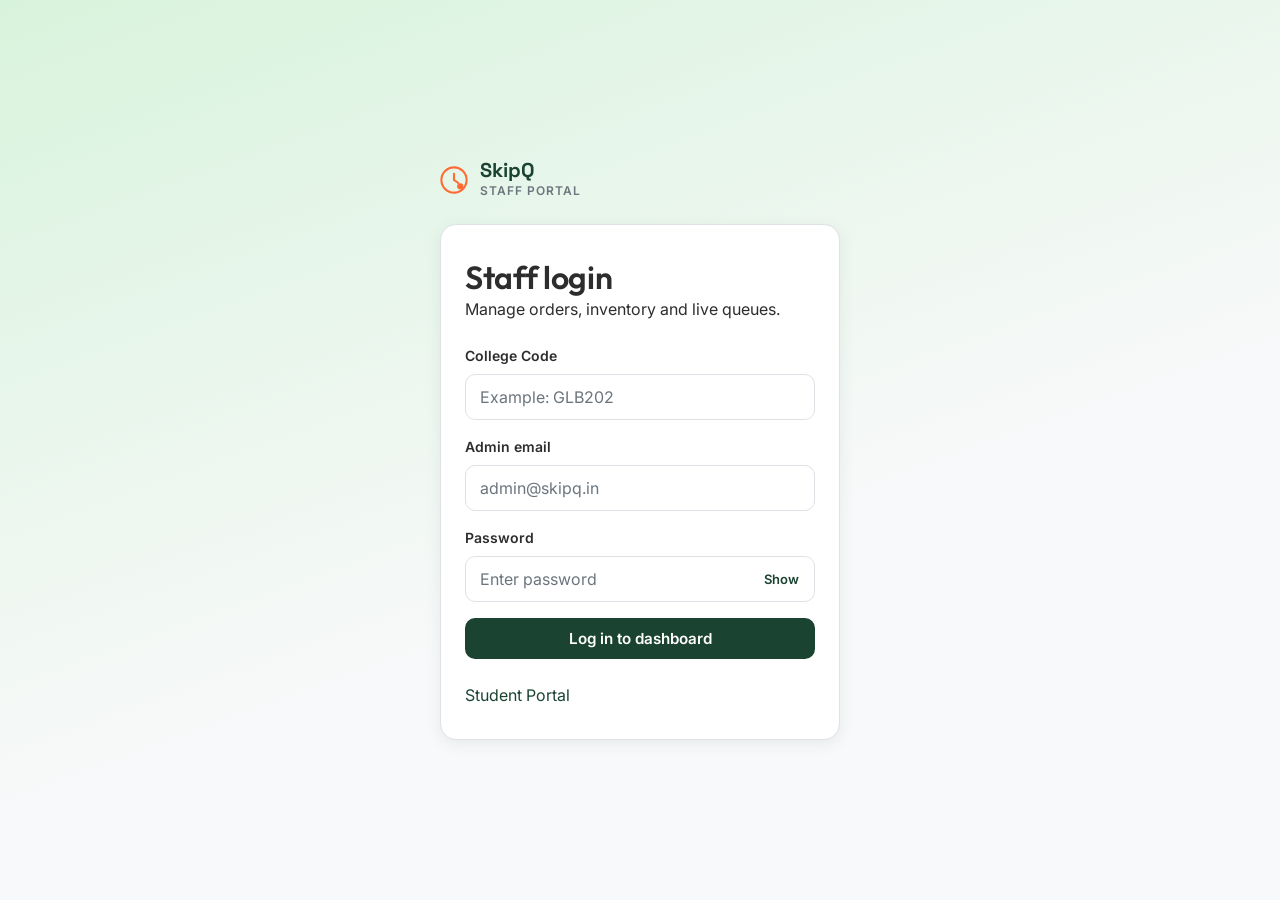
<file: admin/dashboard.html>
<!DOCTYPE html>
<html lang="en">

<head>
  <meta charset="UTF-8">
  <meta name="viewport" content="width=device-width, initial-scale=1.0">
  <title>Dashboard — SkipQ Admin</title>
  <link rel="preconnect" href="https://fonts.googleapis.com">
  <link rel="preconnect" href="https://fonts.gstatic.com" crossorigin>
  <link
    href="https://fonts.googleapis.com/css2?family=Space+Grotesk:wght@500;600;700&family=Outfit:wght@500;600;700&family=Inter:wght@400;500;600&display=swap"
    rel="stylesheet">
  <link rel="stylesheet" href="../css/base.css">
  <link rel="stylesheet" href="../css/components.css">
  <link rel="stylesheet" href="../css/admin.css">
</head>

<body class="admin-body">

  <div class="admin-shell">

    <!-- ============================================================ -->
    <!-- Sidebar                                                       -->
    <!-- ============================================================ -->
    <aside class="admin-sidebar" id="adminSidebar">
      <div class="admin-sidebar-top">
        <div class="admin-sidebar-brand">
          <span class="admin-brand-mark-sm">
            <svg viewBox="0 0 40 40" width="22" height="22" fill="none" xmlns="http://www.w3.org/2000/svg">
              <circle cx="20" cy="20" r="18" stroke="currentColor" stroke-width="3" />
              <path d="M20 11 L20 20 L26 24" stroke="currentColor" stroke-width="3" stroke-linecap="round"
                stroke-linejoin="round" />
              <circle cx="29" cy="29" r="4.5" fill="currentColor" />
            </svg>
          </span>
          <span class="admin-header-title">SkipQ Admin</span>
        </div>
        <button type="button" class="admin-sidebar-close" id="sidebarCloseBtn" aria-label="Close menu">✕</button>
      </div>

      <nav class="admin-sidebar-nav" aria-label="Admin navigation">
        <button type="button" class="admin-sidebar-link is-active" data-section="dashboard" aria-current="page">
          <svg viewBox="0 0 24 24" width="20" height="20" fill="none" xmlns="http://www.w3.org/2000/svg"
            aria-hidden="true">
            <path d="M4 11.5 12 4l8 7.5" stroke="currentColor" stroke-width="1.6" stroke-linecap="round"
              stroke-linejoin="round" />
            <path d="M6 10v9a1 1 0 0 0 1 1h3v-5h4v5h3a1 1 0 0 0 1-1v-9" stroke="currentColor" stroke-width="1.6"
              stroke-linecap="round" stroke-linejoin="round" />
          </svg>
          <span>Dashboard</span>
        </button>

        <button type="button" class="admin-sidebar-link" data-section="orders">
          <svg viewBox="0 0 24 24" width="20" height="20" fill="none" xmlns="http://www.w3.org/2000/svg"
            aria-hidden="true">
            <path d="M3 7l9-4 9 4-9 4-9-4Z" stroke="currentColor" stroke-width="1.6" stroke-linejoin="round" />
            <path d="M3 7v10l9 4 9-4V7" stroke="currentColor" stroke-width="1.6" stroke-linejoin="round" />
            <path d="M12 11v10" stroke="currentColor" stroke-width="1.6" />
          </svg>
          <span>Orders</span>
        </button>

        <button type="button" class="admin-sidebar-link" data-section="inventory">
          <svg viewBox="0 0 24 24" width="20" height="20" fill="none" xmlns="http://www.w3.org/2000/svg"
            aria-hidden="true">
            <rect x="4" y="4" width="16" height="4" rx="1" stroke="currentColor" stroke-width="1.6" />
            <rect x="4" y="10" width="16" height="4" rx="1" stroke="currentColor" stroke-width="1.6" />
            <rect x="4" y="16" width="16" height="4" rx="1" stroke="currentColor" stroke-width="1.6" />
          </svg>
          <span>Inventory</span>
        </button>

        <button type="button" class="admin-sidebar-link" data-section="notifications">

          <svg viewBox="0 0 24 24" width="20" height="20" fill="none" xmlns="http://www.w3.org/2000/svg"
            aria-hidden="true">

            <path d="M6 10a6 6 0 1 1 12 0c0 4 1.5 5.5 1.5 5.5H4.5S6 14 6 10Z" stroke="currentColor" stroke-width="1.6"
              stroke-linejoin="round" />

            <path d="M10 19a2 2 0 0 0 4 0" stroke="currentColor" stroke-width="1.6" stroke-linecap="round" />

          </svg>

          <span>Notifications</span>

          <span id="notificationBadge" class="notification-badge" hidden>
            0
          </span>

        </button>
      </nav>

      <div class="admin-sidebar-bottom">
        <button type="button" class="admin-sidebar-logout" id="logoutAdminBtn">
          <svg viewBox="0 0 24 24" width="20" height="20" fill="none" xmlns="http://www.w3.org/2000/svg"
            aria-hidden="true">
            <path d="M9 21H5a2 2 0 0 1-2-2V5a2 2 0 0 1 2-2h4" stroke="currentColor" stroke-width="1.6"
              stroke-linecap="round" stroke-linejoin="round" />
            <polyline points="16 17 21 12 16 7" stroke="currentColor" stroke-width="1.6" stroke-linecap="round"
              stroke-linejoin="round" />
            <line x1="21" y1="12" x2="9" y2="12" stroke="currentColor" stroke-width="1.6" stroke-linecap="round" />
          </svg>
          <span>Logout</span>
        </button>
        <div class="admin-sidebar-version">
          <span>SkipQ</span>
          <span>Version 1.0 MVP</span>
        </div>
      </div>
    </aside>

    <div class="admin-sidebar-backdrop" id="sidebarBackdrop" hidden></div>

    <!-- ============================================================ -->
    <!-- Main column                                                   -->
    <!-- ============================================================ -->
    <div class="admin-shell-main">

      <header class="admin-topheader">
        <button type="button" class="admin-menu-toggle" id="sidebarOpenBtn" aria-label="Open menu">
          <svg viewBox="0 0 24 24" width="22" height="22" fill="none" xmlns="http://www.w3.org/2000/svg"
            aria-hidden="true">
            <path d="M4 6h16M4 12h16M4 18h16" stroke="currentColor" stroke-width="1.8" stroke-linecap="round" />
          </svg>
        </button>

        <div class="admin-topheader-info">
          <span class="admin-topheader-college" id="headerCollegeName">—</span>
          <span class="admin-topheader-sep">·</span>
          <span class="admin-topheader-admin" id="headerAdminName">—</span>
        </div>

        <div class="admin-topheader-date" id="headerDate">—</div>
      </header>

      <main class="admin-main page-fade-in">

        <!-- ======================================================== -->
        <!-- Dashboard section                                         -->
        <!-- ======================================================== -->
        <section id="dashboardSection" class="admin-page-section">

          <div>
            <h1 class="admin-page-title">Dashboard</h1>
            <p class="admin-page-subtitle">An overview of today's activity at your shop.</p>
          </div>

          <section class="admin-stats-grid" aria-label="Today's summary">
            <div class="stat-card card">
              <p class="stat-label">Today's Orders</p>
              <p class="stat-value" id="statOrdersToday">0</p>
              <p class="stat-sub">Since midnight</p>
            </div>
            <div class="stat-card card">
              <p class="stat-label">Active Orders</p>
              <p class="stat-value stat-value-accent" id="statActiveOrders">0</p>
              <p class="stat-sub">Not yet completed</p>
            </div>
            <div class="stat-card card">
              <p class="stat-label">Ready Orders</p>
              <p class="stat-value stat-value-green" id="statReadyOrders">0</p>
              <p class="stat-sub">Waiting for pickup</p>
            </div>
            <div class="stat-card card">
              <p class="stat-label">Pending Print Jobs</p>
              <p class="stat-value stat-value-warning" id="statPendingPrint">0</p>
              <p class="stat-sub">Awaiting action</p>
            </div>
            <div class="stat-card card">
              <p class="stat-label">Revenue Today</p>
              <p class="stat-value stat-value-green" id="statRevenueToday">₹0</p>
              <p class="stat-sub">Completed orders</p>
            </div>
            <div class="stat-card card">
              <p class="stat-label">Low Stock Products</p>
              <p class="stat-value stat-value-danger" id="statLowStockProducts">0</p>
              <p class="stat-sub">Need restocking</p>
            </div>
          </section>

          <div class="admin-info-grid">
            <div class="info-card card">
              <span class="info-card-title">College Information</span>
              <div class="info-row">
                <span class="info-row-label">College Name</span>
                <span class="info-row-value" id="dashCollegeName">—</span>
              </div>
              <div class="info-row">
                <span class="info-row-label">College Code</span>
                <span class="info-row-value" id="dashCollegeCode">—</span>
              </div>
            </div>

            <div class="info-card card">
              <span class="info-card-title">Admin Information</span>
              <div class="info-row">
                <span class="info-row-label">Admin Name</span>
                <span class="info-row-value" id="dashAdminName">—</span>
              </div>
              <div class="info-row">
                <span class="info-row-label">Email</span>
                <span class="info-row-value" id="dashAdminEmail">—</span>
              </div>
            </div>
          </div>

          <section class="admin-section">
            <div class="admin-section-header">
              <h2 class="admin-section-title">Quick Actions</h2>
            </div>
            <div class="admin-quick-actions">
              <button type="button" class="btn btn-secondary quick-action-btn" data-goto-section="orders">
                Manage Orders
              </button>
              <button type="button" class="btn btn-secondary quick-action-btn" data-goto-section="inventory">
                Manage Inventory
              </button>
              <button type="button" class="btn btn-secondary quick-action-btn" data-goto-section="notifications">
                View Notifications
              </button>
            </div>
          </section>

          <section class="admin-section">
            <div class="admin-section-header">
              <h2 class="admin-section-title">Recent Activity</h2>
              <span class="admin-section-hint">Latest 5 orders</span>
            </div>
            <ul class="recent-activity-list" id="recentActivityList">
              <li class="recent-activity-empty">Loading…</li>
            </ul>
          </section>

        </section>

        <!-- ======================================================== -->
        <!-- Orders section                                            -->
        <!-- ======================================================== -->
        <section id="ordersSection" class="admin-page-section" hidden>

          <div class="admin-section-header-with-action">
            <div>
              <h1 class="admin-page-title">Orders</h1>
              <p class="admin-page-subtitle">Stationery orders and print jobs, in one place.</p>
            </div>
            <button type="button" class="btn btn-sm btn-secondary" id="ordersRefreshBtn">
              <svg viewBox="0 0 24 24" width="14" height="14" fill="none" xmlns="http://www.w3.org/2000/svg"
                aria-hidden="true">
                <polyline points="23 4 23 10 17 10" stroke="currentColor" stroke-width="2" stroke-linecap="round"
                  stroke-linejoin="round" />
                <path d="M20.5 15a9 9 0 1 1-2-7.3L23 10" stroke="currentColor" stroke-width="2" stroke-linecap="round"
                  stroke-linejoin="round" />
              </svg>
              Refresh
            </button>
          </div>

          <div class="orders-toolbar-card">
            <div class="orders-toolbar-header">
              <h3>Search & Filter Orders</h3>
            </div>
            <div class="orders-toolbar">
              <input type="search" id="orderSearchInput" class="form-input"
                placeholder="Search by token, order ID or student name...">

              <select id="orderStatusFilter" class="form-select">
                <option value="">All Status</option>
                <option value="PLACED">Placed</option>
                <option value="PREPARING">Preparing</option>
                <option value="READY">Ready</option>
                <option value="COMPLETED">Completed</option>
                <option value="CANCELLED">Cancelled</option>
              </select>

              <input type="date" id="orderDateFilter" class="form-input">

              <select id="orderSortFilter" class="form-select">
                <option value="newest">Newest First</option>
                <option value="oldest">Oldest First</option>
              </select>
            </div>
          </div>

          <!-- Stationery Orders — collapsible card -->
          <div class="collapsible-card">
            <button type="button" class="collapsible-card-header" data-collapsible-toggle aria-expanded="true">
              <div class="collapsible-card-heading">
                <span class="collapsible-card-title">Stationery Orders</span>
                <span class="collapsible-card-hint">Auto-refreshes every 30s</span>
              </div>
              <svg class="collapsible-card-chevron" viewBox="0 0 20 20" width="18" height="18" fill="none"
                xmlns="http://www.w3.org/2000/svg" aria-hidden="true">
                <path d="M5 7.5 10 12.5 15 7.5" stroke="currentColor" stroke-width="1.6" stroke-linecap="round"
                  stroke-linejoin="round" />
              </svg>
            </button>

            <div class="collapsible-card-body">
              <div class="table-wrapper">
                <table class="admin-table" aria-label="Stationery orders">
                  <thead>
                    <tr>
                      <th>Token</th>
                      <th>Student</th>
                      <th>Items</th>
                      <th>Amount</th>
                      <th>Status</th>
                      <th>Time</th>
                      <th>Actions</th>
                    </tr>
                  </thead>
                  <tbody id="ordersTableBody">
                    <tr class="table-empty">
                      <td colspan="7">Loading orders…</td>
                    </tr>
                  </tbody>
                </table>
              </div>

              <div class="skipq-pagination-wrapper">
                <div id="ordersPageInfo" class="orders-page-info"></div>
                <div id="ordersPagination"></div>
              </div>
            </div>
          </div>

          <!-- Print Jobs — collapsible card -->
          <div class="collapsible-card">
            <button type="button" class="collapsible-card-header" data-collapsible-toggle aria-expanded="true">
              <div class="collapsible-card-heading">
                <span class="collapsible-card-title">Print Jobs</span>
                <span class="collapsible-card-hint">PDF print requests</span>
              </div>
              <svg class="collapsible-card-chevron" viewBox="0 0 20 20" width="18" height="18" fill="none"
                xmlns="http://www.w3.org/2000/svg" aria-hidden="true">
                <path d="M5 7.5 10 12.5 15 7.5" stroke="currentColor" stroke-width="1.6" stroke-linecap="round"
                  stroke-linejoin="round" />
              </svg>
            </button>

            <div class="collapsible-card-body">
              <div class="table-wrapper">
                <table class="admin-table" aria-label="Print jobs">
                  <thead>
                    <tr>
                      <th>Token</th>
                      <th>Student</th>
                      <th>File</th>
                      <th>Pages</th>
                      <th>Settings</th>
                      <th>Status</th>
                      <th>Actions</th>
                    </tr>
                  </thead>
                  <tbody id="printTableBody">
                    <tr class="table-empty">
                      <td colspan="7">Loading print jobs…</td>
                    </tr>
                  </tbody>
                </table>
              </div>
            </div>
          </div>

        </section>

        <!-- ======================================================== -->
        <!-- Inventory section                                         -->
        <!-- ======================================================== -->
        <section id="inventorySection" class="admin-page-section" hidden>

          <div>
            <h1 class="admin-page-title">Inventory</h1>
            <p class="admin-page-subtitle">Manage your product catalog and stock levels.</p>
          </div>

          <section class="admin-stats-grid" aria-label="Inventory summary">
            <div class="stat-card card">
              <p class="stat-label">Total products</p>
              <p class="stat-value" id="statTotalProducts">0</p>
              <p class="stat-sub">In catalog</p>
            </div>
            <div class="stat-card card">
              <p class="stat-label">Total stock</p>
              <p class="stat-value stat-value-accent" id="statTotalStock">0</p>
              <p class="stat-sub">Units across all products</p>
            </div>
            <div class="stat-card card">
              <p class="stat-label">Out of stock</p>
              <p class="stat-value stat-value-danger" id="statOutOfStock">0</p>
              <p class="stat-sub">Need restocking</p>
            </div>
            <div class="stat-card card">
              <p class="stat-label">Low stock</p>
              <p class="stat-value stat-value-warning" id="statLowStock">0</p>
              <p class="stat-sub">Below 10 units</p>
            </div>
          </section>

          <section class="admin-section">
            <div class="admin-section-header">
              <h2 class="admin-section-title">Products</h2>
              <button type="button" class="btn btn-primary btn-sm" id="addProductBtn">+ Add product</button>
            </div>

            <div class="table-wrapper">
              <table class="admin-table" aria-label="Product inventory">
                <thead>
                  <tr>
                    <th>Product</th>
                    <th>Category</th>
                    <th>Price</th>
                    <th>Stock</th>
                    <th>Status</th>
                    <th>Actions</th>
                  </tr>
                </thead>
                <tbody id="productsTableBody">
                  <tr class="table-empty">
                    <td colspan="6">Loading products…</td>
                  </tr>
                </tbody>
              </table>
            </div>
          </section>

        </section>

        <!-- ======================================================== -->
        <!-- Notifications section                                     -->
        <!-- ======================================================== -->
        <section id="notificationsSection" class="admin-page-section" hidden>

          <div class="notifications-header">

            <div>

              <h1 class="admin-page-title">
                Notifications
              </h1>

              <p class="admin-page-subtitle">
                Notification Center
              </p>

            </div>

            <button id="markAllReadBtn" class="btn btn-secondary">

              ✓ Mark All Read

            </button>

          </div>
          <div class="card">

            <div id="notificationsList">
              Loading notifications...
            </div>

          </div>



        </section>

      </main>
    </div>
  </div>

  <!-- ================================================================ -->
  <!-- Inventory modals — top-level so they render correctly regardless -->
  <!-- of which section is currently visible.                           -->
  <!-- ================================================================ -->
  <div class="modal-overlay" id="productModalOverlay" hidden>
    <div class="modal" role="dialog" aria-modal="true" aria-labelledby="productModalTitle">
      <div class="modal-header">
        <h2 id="productModalTitle">Add product</h2>
        <button type="button" class="modal-close" id="closeModalBtn" aria-label="Close">✕</button>
      </div>

      <form id="productForm" class="form" novalidate>
        <input type="hidden" id="productId">

        <div class="form-group">
          <label for="productName">Product name</label>
          <input type="text" id="productName" class="input" placeholder="e.g. A4 Spiral Notebook" required>
          <p class="field-error" id="productNameError" hidden></p>
        </div>

        <div class="form-group">
          <label>Product image</label>
          <div class="product-image-upload">
            <div class="product-image-preview-box" id="productImagePreviewBox">
              <img id="productImagePreviewImg" class="product-image-preview-img" alt="" hidden>
              <span class="product-image-preview-placeholder" id="productImagePreviewPlaceholder" aria-hidden="true">
                <svg viewBox="0 0 24 24" width="22" height="22" fill="none" xmlns="http://www.w3.org/2000/svg">
                  <rect x="4" y="3" width="16" height="18" rx="2" stroke="currentColor" stroke-width="1.5"/>
                  <path d="M8 8h8M8 12h8M8 16h5" stroke="currentColor" stroke-width="1.5" stroke-linecap="round"/>
                </svg>
              </span>
            </div>
            <div class="product-image-upload-controls">
              <input type="file" id="productImageFileInput" accept=".jpg,.jpeg,.png,.webp,image/jpeg,image/png,image/webp" hidden>
              <button type="button" class="btn btn-sm btn-secondary" id="productImageUploadBtn">Upload image</button>
              <p class="product-image-hint" id="productImageHint">JPG, PNG or WEBP · Max 5MB</p>
            </div>
          </div>
        </div>

        <div class="form-group">
          <label for="productCategory">Category</label>
          <select id="productCategory" class="input" required>
            <option value="Notebooks">Notebooks</option>
            <option value="Pens">Pens</option>
            <option value="Printing">Printing</option>
            <option value="Files">Files</option>
            <option value="Others">Others</option>
          </select>
        </div>

        <div class="form-group">
          <label for="productDescription">Description</label>
          <input type="text" id="productDescription" class="input" placeholder="Short description">
        </div>

        <div class="form-row">
          <div class="form-group">
            <label for="productPrice">Price (₹)</label>
            <input type="number" id="productPrice" class="input" min="0" step="0.01" required>
            <p class="field-error" id="productPriceError" hidden></p>
          </div>

          <div class="form-group">
            <label for="productStock">Stock quantity</label>
            <input type="number" id="productStock" class="input" min="0" step="1" required>
            <p class="field-error" id="productStockError" hidden></p>
          </div>
        </div>

        <div class="form-group">
          <label for="productStatus">Status</label>
          <select id="productStatus" class="input">
            <option value="ACTIVE">Active (visible to students)</option>
            <option value="INACTIVE">Inactive (hidden from menu)</option>
          </select>
        </div>

        <div class="modal-actions">
          <button type="button" class="btn btn-secondary" id="cancelModalBtn">Cancel</button>
          <button type="submit" class="btn btn-primary" id="saveProductBtn">Save product</button>
        </div>
      </form>
    </div>
  </div>

  <div class="modal-overlay" id="deleteModalOverlay" hidden>
    <div class="modal modal-sm" role="dialog" aria-modal="true" aria-labelledby="deleteModalTitle">
      <h2 id="deleteModalTitle">Delete product?</h2>
      <p class="modal-body-text" id="deleteModalText">This will permanently remove the product from the catalog.</p>
      <div class="modal-actions">
        <button type="button" class="btn btn-secondary" id="cancelDeleteBtn">Cancel</button>
        <button type="button" class="btn btn-danger" id="confirmDeleteBtn">Delete</button>
      </div>
    </div>
  </div>

  <script type="module" src="../js/admin/adminApp.js"></script>
</body>

</html>
</file>
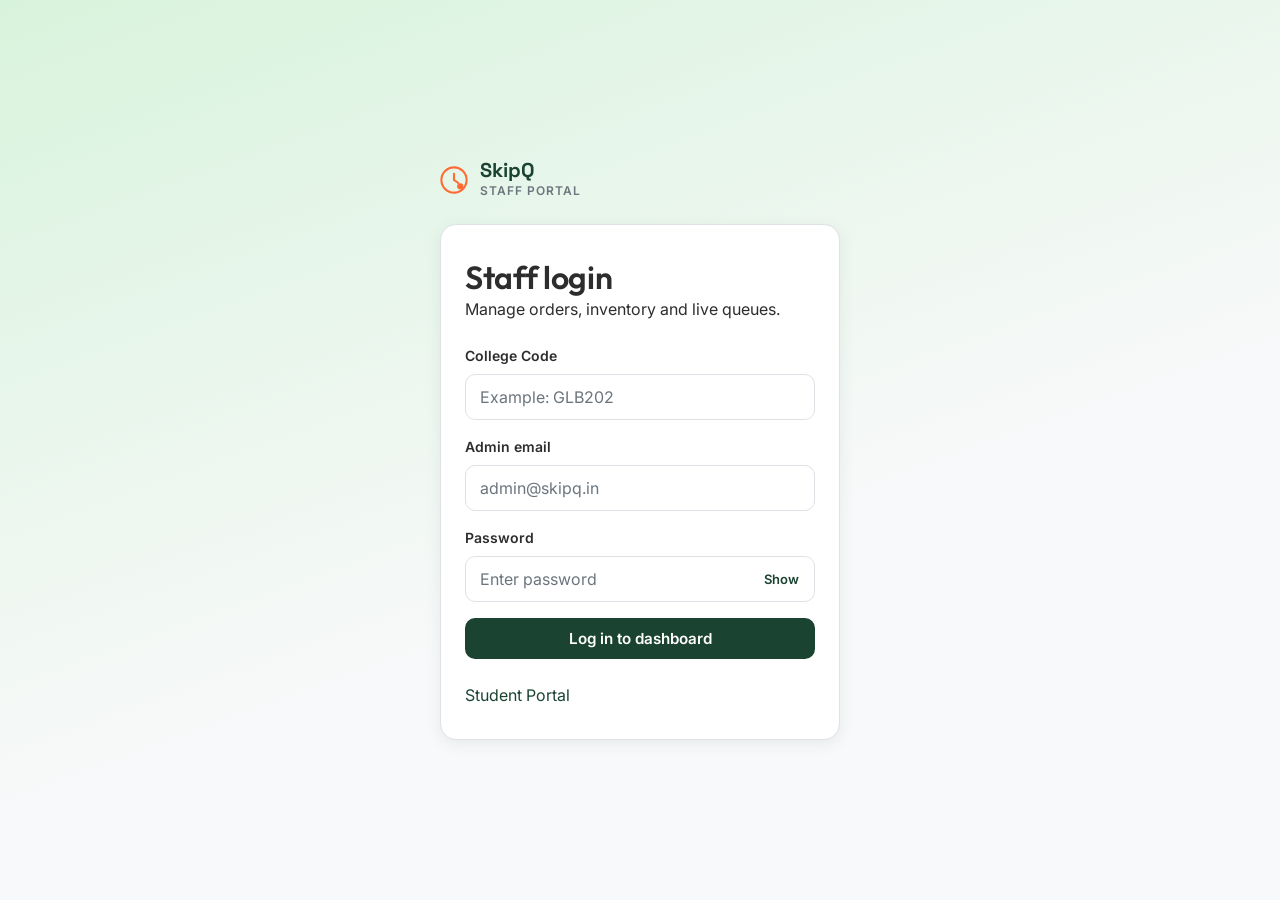
<file: admin/inventory.html>
<!DOCTYPE html>
<html lang="en">
<head>
  <meta charset="UTF-8">
  <meta name="viewport" content="width=device-width, initial-scale=1.0">
  <title>Inventory — SkipQ Admin</title>
  <link rel="preconnect" href="https://fonts.googleapis.com">
  <link rel="preconnect" href="https://fonts.gstatic.com" crossorigin>
  <link href="https://fonts.googleapis.com/css2?family=Space+Grotesk:wght@500;600;700&family=Outfit:wght@500;600;700&family=Inter:wght@400;500;600&display=swap" rel="stylesheet">
  <link rel="stylesheet" href="../css/base.css">
  <link rel="stylesheet" href="../css/components.css">
  <link rel="stylesheet" href="../css/admin.css">
</head>
<body class="admin-body">

  <header class="admin-header">
    <div class="admin-header-inner">
      <div class="admin-header-brand">
        <span class="admin-brand-mark-sm">
          <svg viewBox="0 0 40 40" width="22" height="22" fill="none" xmlns="http://www.w3.org/2000/svg">
            <circle cx="20" cy="20" r="18" stroke="currentColor" stroke-width="3"/>
            <path d="M20 11 L20 20 L26 24" stroke="currentColor" stroke-width="3" stroke-linecap="round" stroke-linejoin="round"/>
            <circle cx="29" cy="29" r="4.5" fill="currentColor"/>
          </svg>
        </span>
        <span class="admin-header-title">SkipQ Admin</span>
      </div>

      <nav class="admin-header-nav" aria-label="Admin navigation">
        <a href="./dashboard.html" class="admin-nav-link">Dashboard</a>
        <a href="./inventory.html" class="admin-nav-link is-active" aria-current="page">Inventory</a>
      </nav>

      <div class="admin-header-actions">
        <button type="button" class="btn btn-sm btn-danger" id="logoutAdminBtn">Logout</button>
      </div>
    </div>
  </header>

  <main class="admin-main">

    <!-- Stats cards -->
    <section class="admin-stats-grid" aria-label="Inventory summary">
      <div class="stat-card card">
        <p class="stat-label">Total products</p>
        <p class="stat-value" id="statTotalProducts">0</p>
        <p class="stat-sub">In catalog</p>
      </div>
      <div class="stat-card card">
        <p class="stat-label">Total stock</p>
        <p class="stat-value stat-value-accent" id="statTotalStock">0</p>
        <p class="stat-sub">Units across all products</p>
      </div>
      <div class="stat-card card">
        <p class="stat-label">Out of stock</p>
        <p class="stat-value stat-value-danger" id="statOutOfStock">0</p>
        <p class="stat-sub">Need restocking</p>
      </div>
      <div class="stat-card card">
        <p class="stat-label">Low stock</p>
        <p class="stat-value stat-value-warning" id="statLowStock">0</p>
        <p class="stat-sub">Below 10 units</p>
      </div>
    </section>

    <!-- Low stock alert banner -->
    <div class="low-stock-banner" id="lowStockBanner" hidden>
      <svg viewBox="0 0 20 20" width="18" height="18" fill="none" xmlns="http://www.w3.org/2000/svg" aria-hidden="true">
        <path d="M9.13 3.5L1.5 17h17L10.87 3.5a1 1 0 0 0-1.74 0Z" stroke="currentColor" stroke-width="1.5" stroke-linejoin="round"/>
        <path d="M10 8v4M10 14.5v.5" stroke="currentColor" stroke-width="1.5" stroke-linecap="round"/>
      </svg>
      <span id="lowStockBannerText">Some products are running low on stock.</span>
    </div>

    <!-- Products section -->
    <section class="admin-section">
      <div class="admin-section-header">
        <h2 class="admin-section-title">Products</h2>
        <button type="button" class="btn btn-primary btn-sm" id="addProductBtn">+ Add product</button>
      </div>

      <div class="table-wrapper">
        <table class="admin-table" aria-label="Product inventory">
          <thead>
            <tr>
              <th>Product</th>
              <th>Category</th>
              <th>Price</th>
              <th>Stock</th>
              <th>Status</th>
              <th>Actions</th>
            </tr>
          </thead>
          <tbody id="productsTableBody">
            <tr class="table-empty"><td colspan="6">Loading products…</td></tr>
          </tbody>
        </table>
      </div>
    </section>

  </main>

  <!-- Add / Edit product modal -->
  <div class="modal-overlay" id="productModalOverlay" hidden>
    <div class="modal" role="dialog" aria-modal="true" aria-labelledby="productModalTitle">
      <div class="modal-header">
        <h2 id="productModalTitle">Add product</h2>
        <button type="button" class="modal-close" id="closeModalBtn" aria-label="Close">✕</button>
      </div>

      <form id="productForm" class="form" novalidate>
        <input type="hidden" id="productId">

        <div class="form-group">
          <label for="productName">Product name</label>
          <input type="text" id="productName" class="input" placeholder="e.g. A4 Spiral Notebook" required>
          <p class="field-error" id="productNameError" hidden></p>
        </div>

        <div class="form-group">
          <label>Product image</label>
          <div class="product-image-upload">
            <div class="product-image-preview-box" id="productImagePreviewBox">
              <img id="productImagePreviewImg" class="product-image-preview-img" alt="" hidden>
              <span class="product-image-preview-placeholder" id="productImagePreviewPlaceholder" aria-hidden="true">
                <svg viewBox="0 0 24 24" width="22" height="22" fill="none" xmlns="http://www.w3.org/2000/svg">
                  <rect x="4" y="3" width="16" height="18" rx="2" stroke="currentColor" stroke-width="1.5"/>
                  <path d="M8 8h8M8 12h8M8 16h5" stroke="currentColor" stroke-width="1.5" stroke-linecap="round"/>
                </svg>
              </span>
            </div>
            <div class="product-image-upload-controls">
              <input type="file" id="productImageFileInput" accept=".jpg,.jpeg,.png,.webp,image/jpeg,image/png,image/webp" hidden>
              <button type="button" class="btn btn-sm btn-secondary" id="productImageUploadBtn">Upload image</button>
              <p class="product-image-hint" id="productImageHint">JPG, PNG or WEBP · Max 5MB</p>
            </div>
          </div>
        </div>

        <div class="form-group">
          <label for="productCategory">Category</label>
          <select id="productCategory" class="input" required>
            <option value="Notebooks">Notebooks</option>
            <option value="Pens">Pens</option>
            <option value="Printing">Printing</option>
            <option value="Files">Files</option>
            <option value="Others">Others</option>
          </select>
        </div>

        <div class="form-group">
          <label for="productDescription">Description</label>
          <input type="text" id="productDescription" class="input" placeholder="Short description">
        </div>

        <div class="form-row">
          <div class="form-group">
            <label for="productPrice">Price (₹)</label>
            <input type="number" id="productPrice" class="input" min="0" step="0.01" required>
            <p class="field-error" id="productPriceError" hidden></p>
          </div>

          <div class="form-group">
            <label for="productStock">Stock quantity</label>
            <input type="number" id="productStock" class="input" min="0" step="1" required>
            <p class="field-error" id="productStockError" hidden></p>
          </div>
        </div>

        <div class="form-group">
          <label for="productStatus">Status</label>
          <select id="productStatus" class="input">
            <option value="ACTIVE">Active (visible to students)</option>
            <option value="INACTIVE">Inactive (hidden from menu)</option>
          </select>
        </div>

        <div class="modal-actions">
          <button type="button" class="btn btn-secondary" id="cancelModalBtn">Cancel</button>
          <button type="submit" class="btn btn-primary" id="saveProductBtn">Save product</button>
        </div>
      </form>
    </div>
  </div>

  <!-- Delete confirmation modal -->
  <div class="modal-overlay" id="deleteModalOverlay" hidden>
    <div class="modal modal-sm" role="dialog" aria-modal="true" aria-labelledby="deleteModalTitle">
      <h2 id="deleteModalTitle">Delete product?</h2>
      <p class="modal-body-text" id="deleteModalText">This will permanently remove the product from the catalog.</p>
      <div class="modal-actions">
        <button type="button" class="btn btn-secondary" id="cancelDeleteBtn">Cancel</button>
        <button type="button" class="btn btn-danger" id="confirmDeleteBtn">Delete</button>
      </div>
    </div>
  </div>

  <script type="module" src="../js/admin/inventoryPage.js"></script>
</body>
</html>
</file>
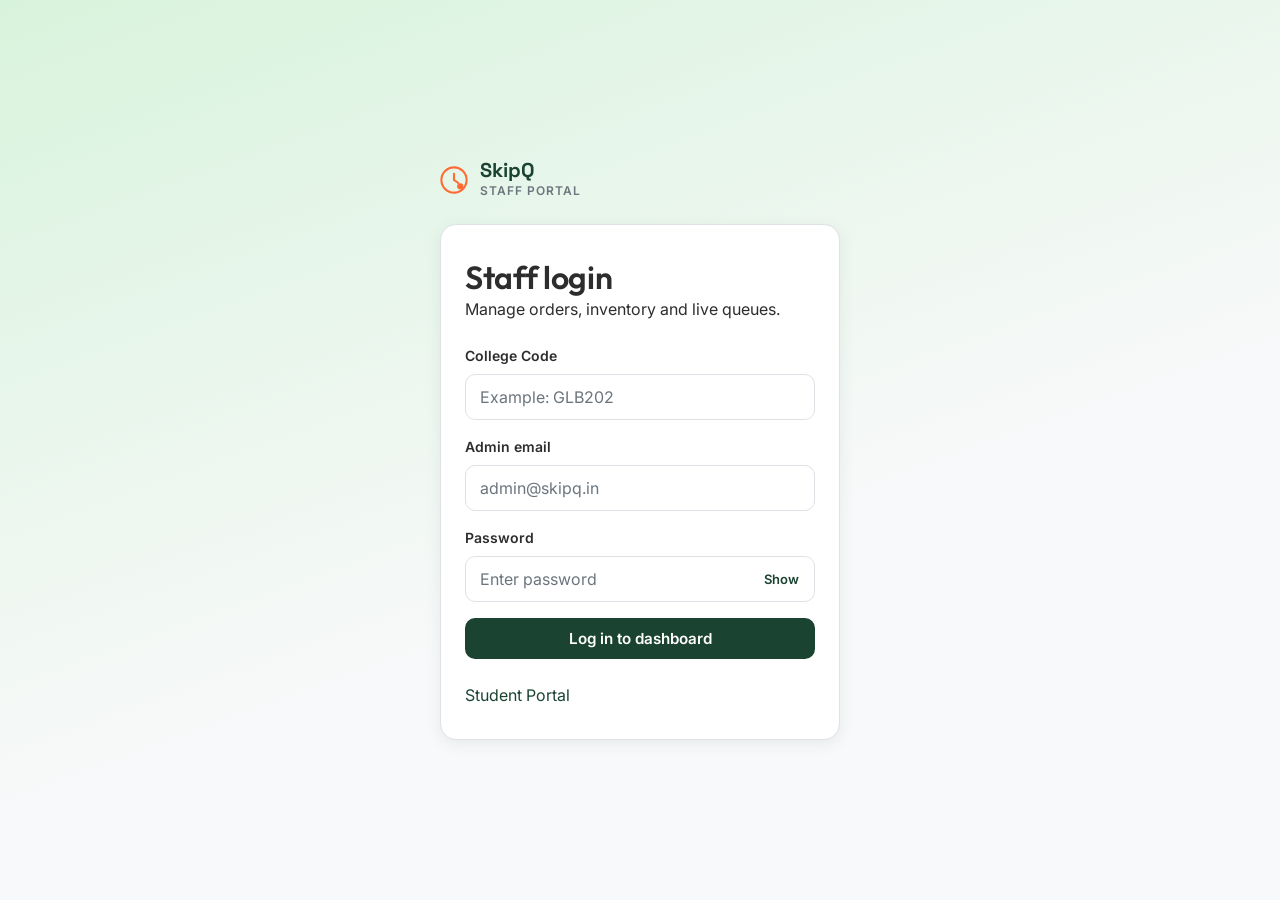
<file: admin/login.html>
<!DOCTYPE html>
<html lang="en">

<head>
  <meta charset="UTF-8">
  <meta name="viewport" content="width=device-width, initial-scale=1.0">
  <title>Admin Login — SkipQ</title>
  <link rel="preconnect" href="https://fonts.googleapis.com">
  <link rel="preconnect" href="https://fonts.gstatic.com" crossorigin>
  <link
    href="https://fonts.googleapis.com/css2?family=Space+Grotesk:wght@500;600;700&family=Outfit:wght@500;600;700&family=Inter:wght@400;500;600&display=swap"
    rel="stylesheet">
  <link rel="stylesheet" href="../css/base.css">
  <link rel="stylesheet" href="../css/components.css">
  <link rel="stylesheet" href="../css/admin.css">
</head>

<body class="admin-auth-body">

  <div class="admin-auth-screen">

    <div class="admin-auth-brand">
      <span class="admin-brand-mark">
        <svg viewBox="0 0 40 40" width="28" height="28" fill="none" xmlns="http://www.w3.org/2000/svg">
          <circle cx="20" cy="20" r="18" stroke="currentColor" stroke-width="3" />
          <path d="M20 11 L20 20 L26 24" stroke="currentColor" stroke-width="3" stroke-linecap="round"
            stroke-linejoin="round" />
          <circle cx="29" cy="29" r="4.5" fill="currentColor" />
        </svg>
      </span>
      <div>
        <span class="admin-brand-name">SkipQ</span>
        <span class="admin-brand-role">Staff Portal</span>
      </div>
    </div>

    <main class="admin-auth-card card page-fade-in">
      <div class="auth-heading">
        <h1>Staff login</h1>
        <p>Manage orders, inventory and live queues.</p>
      </div>

      <div id="formAlert" class="alert alert-error" role="alert" hidden></div>

      <form id="adminLoginForm" class="form" novalidate>
        <div class="form-group">
          <label for="collegeCode">College Code</label>
          <input type="text" id="collegeCode" name="collegeCode" class="input" placeholder="Example: GLB202"
            autocomplete="off" required />
          <p class="field-error" id="collegeCodeError" hidden></p>
        </div>

        <div class="form-group">
          <label for="email">Admin email</label>
          <input type="email" id="email" name="email" class="input" placeholder="admin@skipq.in" autocomplete="email"
            required inputmode="email">
          <p class="field-error" id="emailError" hidden></p>
        </div>

        <div class="form-group">
          <label for="password">Password</label>
          <div class="input-with-action">
            <input type="password" id="password" name="password" class="input" placeholder="Enter password"
              autocomplete="current-password" required>
            <button type="button" class="input-action" id="togglePassword" aria-label="Show password"
              aria-pressed="false">Show</button>
          </div>
          <p class="field-error" id="passwordError" hidden></p>
        </div>

        <button type="submit" class="btn btn-primary btn-block" id="submitBtn">
          <span class="btn-label">Log in to dashboard</span>
        </button>

      </form>

      <p class="auth-footer">
        <a href="../student/login.html" class="admin-back-link">Student Portal</a>
      </p>
    </main>

  </div>

  <script type="module" src="../js/admin/adminLoginPage.js"></script>
</body>

</html>
</file>
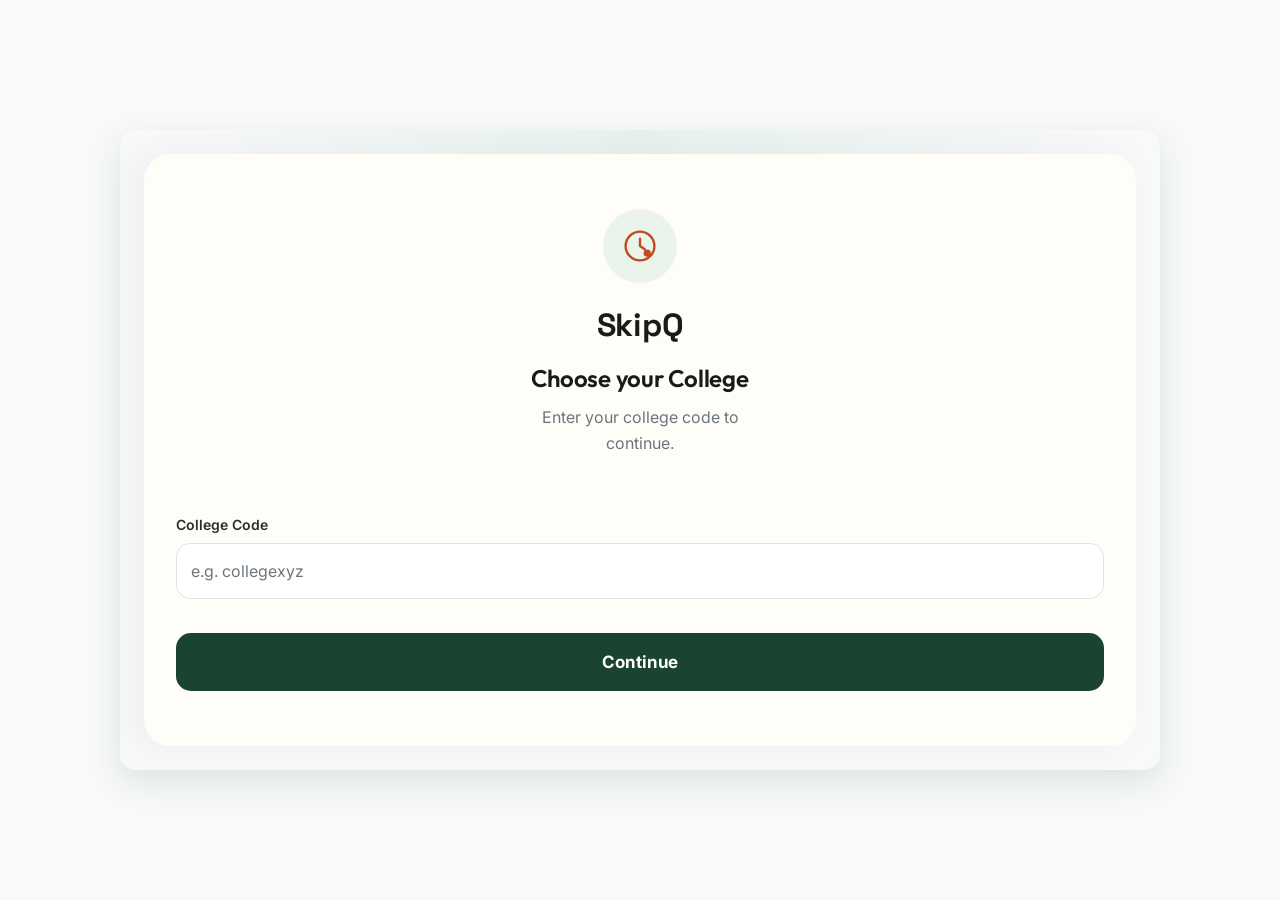
<file: student/cart.html>
<!DOCTYPE html>
<html lang="en">
<head>
  <meta charset="UTF-8">
  <meta name="viewport" content="width=device-width, initial-scale=1.0">
  <title>Your cart — SkipQ</title>
  <link rel="preconnect" href="https://fonts.googleapis.com">
  <link rel="preconnect" href="https://fonts.gstatic.com" crossorigin>
  <link href="https://fonts.googleapis.com/css2?family=Space+Grotesk:wght@500;600;700&family=Outfit:wght@500;600;700&family=Inter:wght@400;500;600&display=swap" rel="stylesheet">
  <link rel="stylesheet" href="../css/base.css">
  <link rel="stylesheet" href="../css/components.css">
  <link rel="stylesheet" href="../css/student.css">
</head>
<body class="app-body">

  <header class="app-header app-header-simple">
    <div class="app-header-row">
      <a href="./menu.html" class="back-link" aria-label="Back to menu">
        <svg viewBox="0 0 24 24" width="20" height="20" fill="none" xmlns="http://www.w3.org/2000/svg">
          <path d="M15 18l-6-6 6-6" stroke="currentColor" stroke-width="2" stroke-linecap="round" stroke-linejoin="round"/>
        </svg>
      </a>
      <h1 class="page-title">Your cart</h1>
      <span class="header-spacer" aria-hidden="true"></span>
    </div>
  </header>

  <main class="app-main">

    <section class="cart-items-list" id="cartItemsList" aria-live="polite">
      <!-- Cart item rows injected by cartPage.js -->
    </section>

    <div class="empty-state-block" id="emptyCartState" hidden>
      <p class="empty-state-icon" aria-hidden="true">🛒</p>
      <h2>Your cart is empty</h2>
      <p>Browse the menu and add a few essentials before checking out.</p>
      <a href="./menu.html" class="btn btn-primary">Browse menu</a>
    </div>

    <section class="order-summary-card card" id="orderSummaryCard" hidden>
      <h2 class="order-summary-title">Order summary</h2>

      <div class="order-summary-row">
        <span>Subtotal</span>
        <span id="summarySubtotal">₹0</span>
      </div>
      <div class="order-summary-row">
        <span>Items</span>
        <span id="summaryItemCount">0</span>
      </div>
      <div class="order-summary-row order-summary-total">
        <span>Total</span>
        <span id="summaryTotal">₹0</span>
      </div>

      <div class="order-notes-field">
        <label for="orderNotesInput" class="order-notes-label">Order notes</label>
        <textarea
          id="orderNotesInput"
          class="order-notes-textarea"
          maxlength="1000"
          rows="3"
          placeholder="Any special instructions for this order..."></textarea>
      </div>

      <button type="button" class="btn btn-primary btn-block" id="checkoutBtn">
        <span class="btn-label">Checkout &amp; get token</span>
      </button>
    </section>

  </main>

  <script type="module" src="../js/student/cartPage.js"></script>
</body>
</html>
</file>
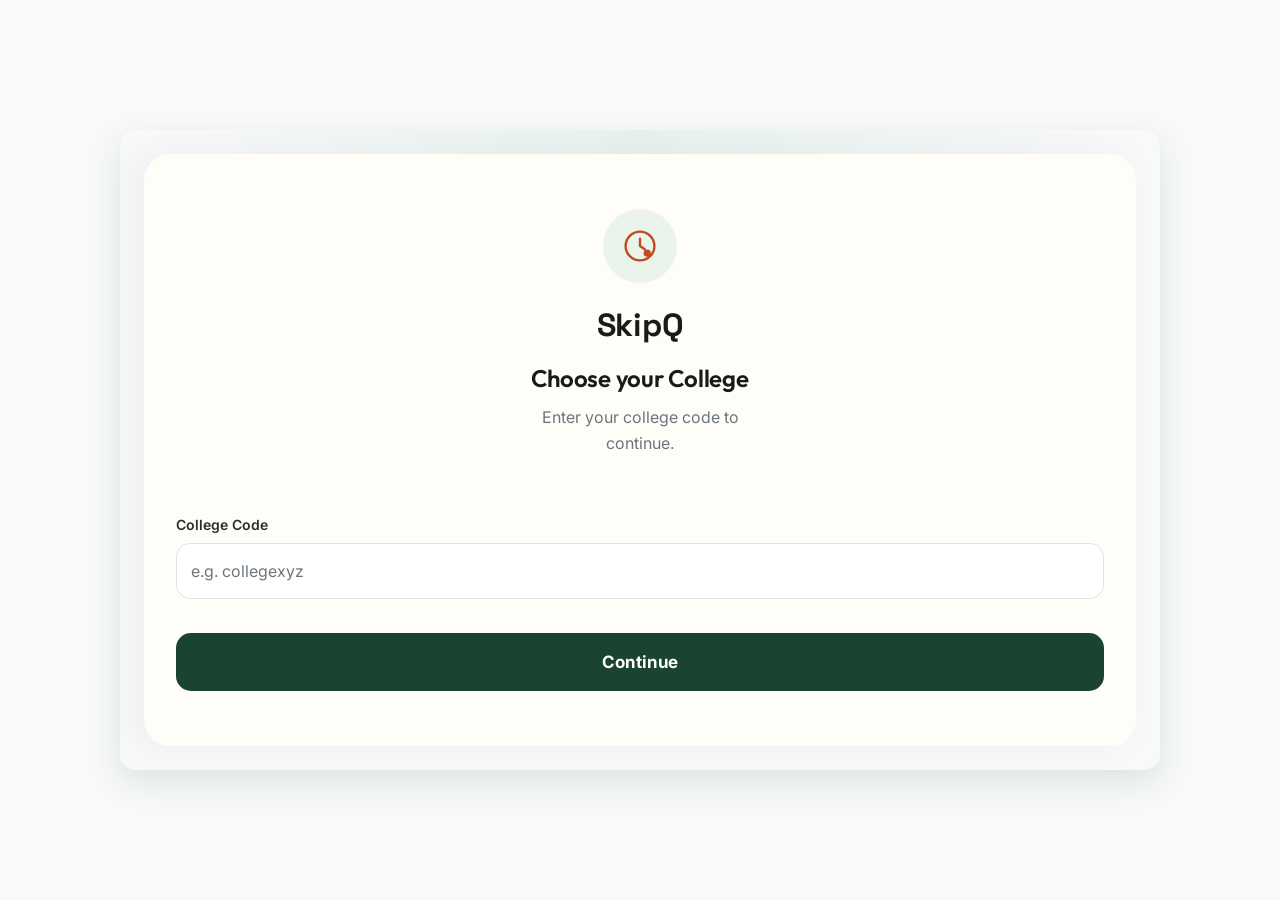
<file: student/forgot-password.html>
<!DOCTYPE html>
<html lang="en">

<head>
  <meta charset="UTF-8">
  <meta name="viewport" content="width=device-width, initial-scale=1.0">
  <title>Forgot Password - SkipQ</title>

  <link rel="preconnect" href="https://fonts.googleapis.com">
  <link rel="preconnect" href="https://fonts.gstatic.com" crossorigin>

  <link
    href="https://fonts.googleapis.com/css2?family=Space+Grotesk:wght@500;600;700&family=Outfit:wght@500;600;700&family=Inter:wght@400;500;600&display=swap"
    rel="stylesheet">

  <link rel="stylesheet" href="../css/base.css">
  <link rel="stylesheet" href="../css/components.css">
  <link rel="stylesheet" href="../css/student.css">
</head>

<body class="auth-body">

  <div class="auth-screen">

    <header class="auth-topbar">
      <span class="brand-mark">
        <svg viewBox="0 0 40 40" width="26" height="26" fill="none" xmlns="http://www.w3.org/2000/svg">
          <circle cx="20" cy="20" r="18" stroke="currentColor" stroke-width="3" />
          <path d="M20 11 L20 20 L26 24" stroke="currentColor" stroke-width="3" stroke-linecap="round"
            stroke-linejoin="round" />
          <circle cx="29" cy="29" r="4.5" fill="currentColor" />
        </svg>
      </span>
      <span class="brand-name-dark">SkipQ</span>
    </header>

    <main class="auth-sheet page-fade-in" aria-label="Forgot password">

      <div class="sheet-handle"></div>

      <div class="auth-heading register-heading">
        <h2>Forgot your password?</h2>
        <p>Enter your college email and we'll send you a code to reset it.</p>
        <div class="selected-college-banner">
          <span>Selected College: <strong id="selectedCollegeName">Loading...</strong></span>
          <button type="button" class="link-button" id="changeCollegeBtn">Change College</button>
        </div>
      </div>

      <div id="formAlert" class="alert alert-error" hidden></div>

      <form id="forgotPasswordForm" class="form" novalidate>

        <div class="form-group">
          <label for="email">College Email</label>
          <input type="email" id="email" name="email" class="input" placeholder="you@college.edu" required>
          <p class="field-error" id="emailError" hidden></p>
        </div>

        <button type="submit" class="btn btn-primary btn-block" id="submitBtn">
          <span class="btn-label">Send OTP</span>
        </button>

      </form>

      <p class="auth-switch">
        Remembered your password?
        <a href="./login.html">Log in</a>
      </p>

    </main>

  </div>

  <script type="module" src="../js/student/forgotPasswordPage.js"></script>

</body>

</html>
</file>
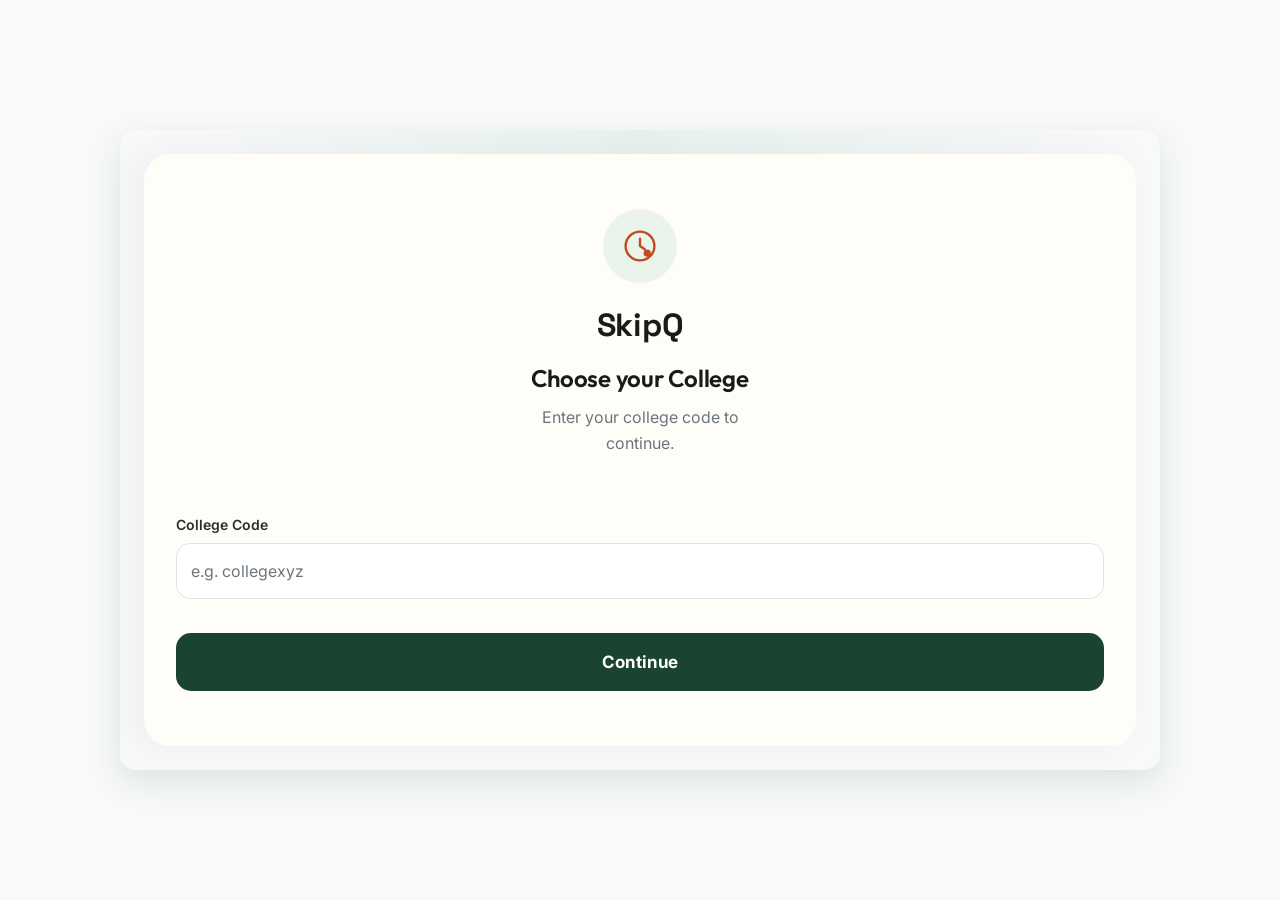
<file: student/history.html>
<!DOCTYPE html>
<html lang="en">
<head>
  <meta charset="UTF-8">
  <meta name="viewport" content="width=device-width, initial-scale=1.0">
  <title>Order history — SkipQ</title>
  <link rel="preconnect" href="https://fonts.googleapis.com">
  <link rel="preconnect" href="https://fonts.gstatic.com" crossorigin>
  <link href="https://fonts.googleapis.com/css2?family=Space+Grotesk:wght@500;600;700&family=Outfit:wght@500;600;700&family=Inter:wght@400;500;600&display=swap" rel="stylesheet">
  <link rel="stylesheet" href="../css/base.css">
  <link rel="stylesheet" href="../css/components.css">
  <link rel="stylesheet" href="../css/student.css">
</head>
<body class="app-body">

  <header class="app-header app-header-simple">
    <div class="app-header-row">
      <a href="./menu.html" class="back-link" aria-label="Back to menu">
        <svg viewBox="0 0 24 24" width="20" height="20" fill="none" xmlns="http://www.w3.org/2000/svg">
          <path d="M15 18l-6-6 6-6" stroke="currentColor" stroke-width="2" stroke-linecap="round" stroke-linejoin="round"/>
        </svg>
      </a>
      <h1 class="page-title">Order history</h1>
      <span class="header-spacer" aria-hidden="true"></span>
    </div>
  </header>

  <main class="app-main">

    <section class="history-list" id="historyList" aria-live="polite">
      <!-- Order cards injected by historyPage.js -->
    </section>

    <div class="empty-state-block" id="emptyHistoryState" hidden>
      <p class="empty-state-icon" aria-hidden="true">🧾</p>
      <h2>No orders yet</h2>
      <p>Once you place an order, it will show up here with its token and status.</p>
      <a href="./menu.html" class="btn btn-primary">Browse menu</a>
    </div>

  </main>

  <script type="module" src="../js/student/historyPage.js"></script>
</body>
</html>
</file>
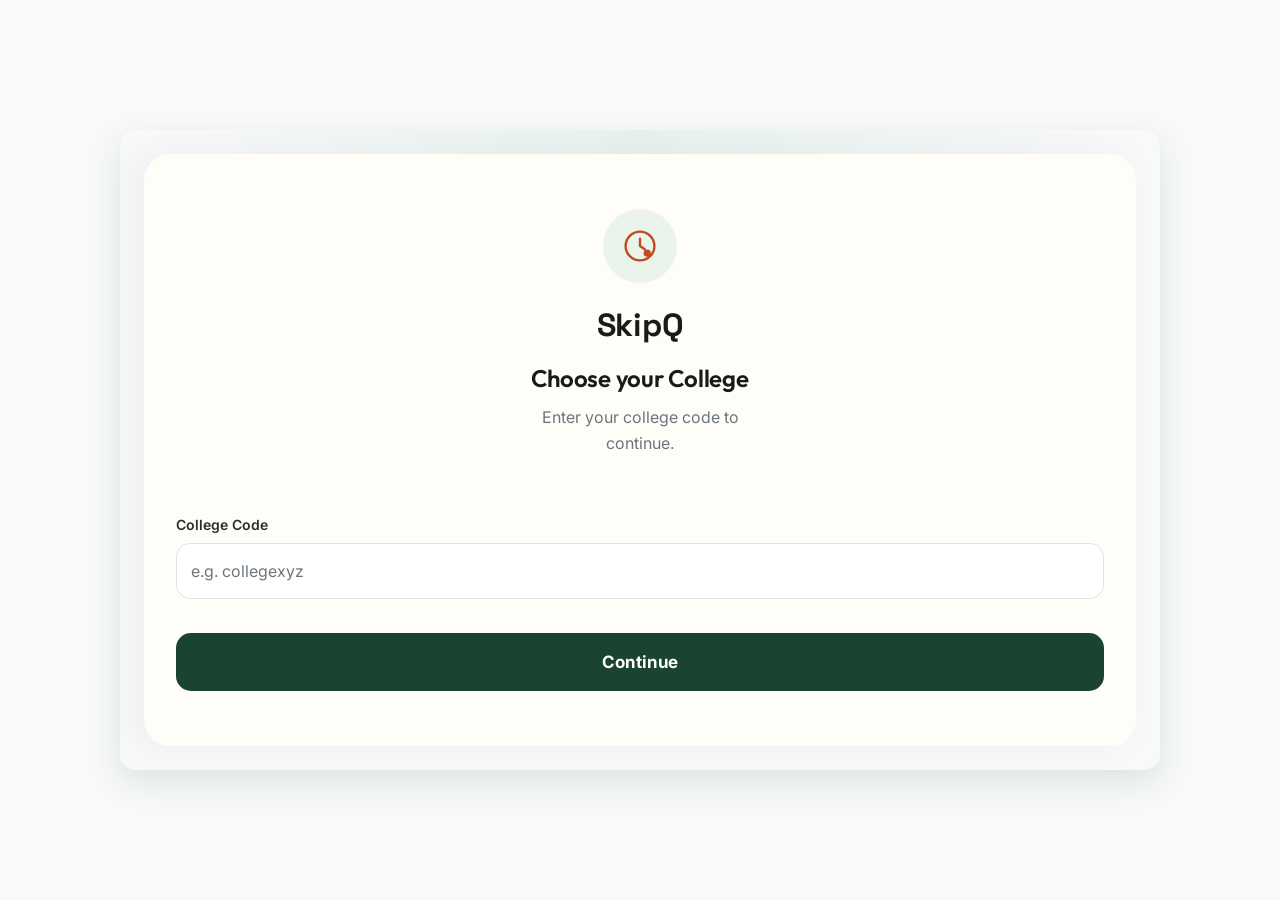
<file: student/login.html>
<!DOCTYPE html>
<html lang="en">

<head>
  <meta charset="UTF-8">
  <meta name="viewport" content="width=device-width, initial-scale=1.0">
  <title>Log in - SkipQ</title>
  <link rel="preconnect" href="https://fonts.googleapis.com">
  <link rel="preconnect" href="https://fonts.gstatic.com" crossorigin>
  <link
    href="https://fonts.googleapis.com/css2?family=Space+Grotesk:wght@500;600;700&family=Outfit:wght@500;600;700&family=Inter:wght@400;500;600&display=swap"
    rel="stylesheet">
  <link rel="stylesheet" href="../css/base.css">
  <link rel="stylesheet" href="../css/components.css">
  <link rel="stylesheet" href="../css/student.css">
</head>

<body class="auth-body">

  <div class="auth-screen">

<header class="auth-topbar">
  <span class="brand-mark">
    <svg viewBox="0 0 40 40" width="26" height="26" fill="none" xmlns="http://www.w3.org/2000/svg">
      <circle cx="20" cy="20" r="18" stroke="currentColor" stroke-width="3" />
      <path d="M20 11 L20 20 L26 24" stroke="currentColor" stroke-width="3" stroke-linecap="round"
        stroke-linejoin="round" />
      <circle cx="29" cy="29" r="4.5" fill="currentColor" />
    </svg>
  </span>
  <span class="brand-name-dark">SkipQ</span>
</header>

<section class="auth-hero" aria-label="App introduction">
  <h1 class="hero-headline">Order now.<br>Pick up when called.</h1>
  <p class="hero-subline">No more standing in line for notebooks, pens, and prints.</p>

  <div class="token-card" aria-hidden="true">
    <div class="token-card-top">
      <div class="token-now-serving">
        <p class="token-label">Now serving</p>
        <p class="token-number" id="tokenNumber">#046</p>
      </div>
    </div>

    <div class="token-timeline" id="tokenTimeline">
      <span class="timeline-chip" data-served>042</span>
      <span class="timeline-chip" data-served>043</span>
      <span class="timeline-chip" data-served>044</span>
      <span class="timeline-chip" data-served>045</span>
      <span class="timeline-chip is-current" id="currentChip">046</span>
      <span class="timeline-chip is-next">047</span>
      <span class="timeline-chip is-next">048</span>
    </div>

    <div class="token-progress-track">
      <div class="token-progress-fill" id="progressFill"></div>
    </div>

    <p class="token-status" id="tokenStatus">
      <span class="status-dot" aria-hidden="true"></span>
      Token #046 is being prepared - almost ready
    </p>
  </div>

  <p class="hero-microcopy">Your stationery, without the wait.</p>
</section>

<main class="auth-sheet" aria-label="Log in">
  <div class="sheet-handle" aria-hidden="true"></div>

  <div class="auth-heading">
    <h2>Your turn starts here</h2>
    <p>Track your token and skip the line at the counter.</p>
    <div class="selected-college-banner">
      <span>Selected College: <strong id="selectedCollegeName">Loading...</strong></span>
      <button type="button" class="link-button" id="changeCollegeBtn">Change College</button>
    </div>
  </div>

  <div id="formAlert" class="alert alert-error" role="alert" hidden></div>

  <form id="loginForm" class="form" novalidate>
    <div class="form-group">
      <label for="email">College email</label>
      <input type="email" id="email" name="email" class="input" placeholder="you@college.edu" autocomplete="email"
        required inputmode="email">
      <p class="field-error" id="emailError" hidden></p>
    </div>


    <div class="form-group">
      <div class="label-row">
        <label for="password">Password</label>
        <a href="./forgot-password.html" class="link-button forgot-password-link">Forgot Password?</a>
      </div>
      <div class="input-with-action">
        <input type="password" id="password" name="password" class="input" placeholder="Enter your password"
          autocomplete="current-password" required>
        <button type="button" class="input-action" id="togglePassword" aria-label="Show password"
          aria-pressed="false">
          Show
        </button>
      </div>
      <p class="field-error" id="passwordError" hidden></p>
    </div>

    <button type="submit" class="btn btn-primary btn-block" id="submitBtn">
      <span class="btn-label">Log in</span>
    </button>

  </form>

  <p class="auth-switch">
    New to SkipQ?
    <a href="./register.html">Create an account</a>
  </p>

  <p class="auth-footer">
    Are you staff? <a href="../admin/login.html">Go to admin login</a>
  </p>
</main>
  </div>

  <script type="module" src="../js/student/loginPage.js"></script>
</body>

</html>
</file>
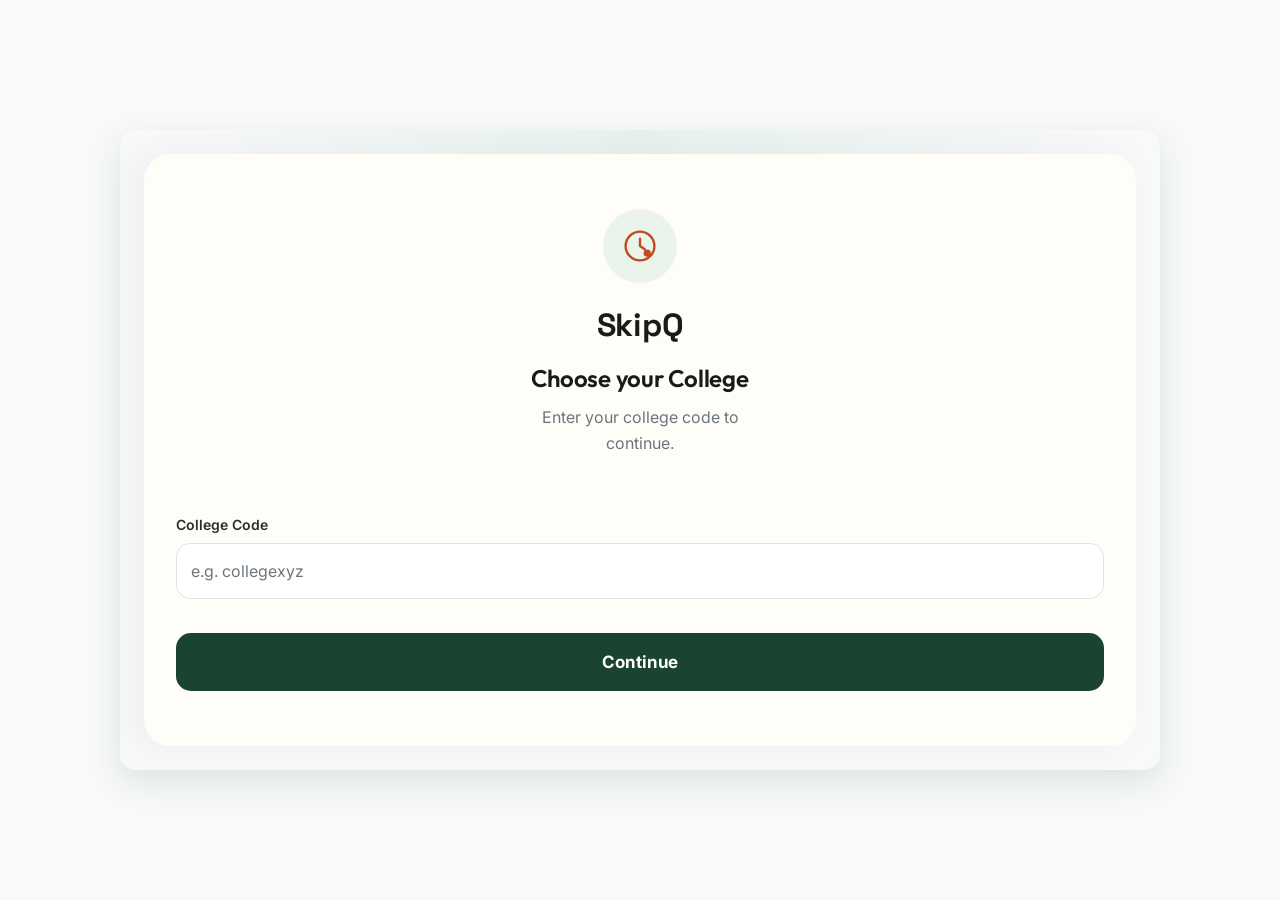
<file: student/menu.html>
<!DOCTYPE html>
<html lang="en">

<head>
  <meta charset="UTF-8">
  <meta name="viewport" content="width=device-width, initial-scale=1.0">
  <title>Menu — SkipQ</title>
  <link rel="preconnect" href="https://fonts.googleapis.com">
  <link rel="preconnect" href="https://fonts.gstatic.com" crossorigin>
  <link
    href="https://fonts.googleapis.com/css2?family=Space+Grotesk:wght@500;600;700&family=Outfit:wght@500;600;700&family=Inter:wght@400;500;600&display=swap"
    rel="stylesheet">
  <link rel="stylesheet" href="../css/base.css">
  <link rel="stylesheet" href="../css/components.css">
  <link rel="stylesheet" href="../css/student.css">
</head>

<body class="app-body">

  <header class="app-header">
    <div class="app-header-row">
      <a href="./menu.html" class="brand-mini">
        <span class="brand-mark-light">
          <svg viewBox="0 0 40 40" width="22" height="22" fill="none" xmlns="http://www.w3.org/2000/svg">
            <circle cx="20" cy="20" r="18" stroke="currentColor" stroke-width="3" />
            <path d="M20 11 L20 20 L26 24" stroke="currentColor" stroke-width="3" stroke-linecap="round"
              stroke-linejoin="round" />
            <circle cx="29" cy="29" r="4.5" fill="currentColor" />
          </svg>
        </span>
        <span class="brand-name-light">SkipQ</span>
      </a>
      <div class="header-actions">
        <button id="notificationBell"
        class="notification-btn"
        type="button"
        aria-label="Notifications">

    <svg viewBox="0 0 24 24" width="22" height="22" fill="none"
         xmlns="http://www.w3.org/2000/svg">
        <path
            d="M12 3a5 5 0 0 0-5 5v2.3c0 .7-.2 1.3-.6 1.9L5 14.5V16h14v-1.5l-1.4-2.3c-.4-.6-.6-1.2-.6-1.9V8a5 5 0 0 0-5-5Z"
            stroke="currentColor"
            stroke-width="1.8"
            stroke-linecap="round"
            stroke-linejoin="round"/>

        <path
            d="M10 19a2 2 0 0 0 4 0"
            stroke="currentColor"
            stroke-width="1.8"
            stroke-linecap="round"/>
    </svg>

    <span id="notificationBadge"
          class="notification-badge"
          hidden>
        0
    </span>

</button>


        <a href="./cart.html" class="cart-icon-link" aria-label="View cart">
          <svg viewBox="0 0 24 24" width="22" height="22" fill="none" xmlns="http://www.w3.org/2000/svg">
            <path d="M3 4h2l2.4 12.4a2 2 0 0 0 2 1.6h7.7a2 2 0 0 0 2-1.6L21 8H6" stroke="currentColor"
              stroke-width="1.8" stroke-linecap="round" stroke-linejoin="round" />
            <circle cx="9" cy="21" r="1.4" fill="currentColor" />
            <circle cx="18" cy="21" r="1.4" fill="currentColor" />
          </svg>
          <span class="cart-badge" id="cartBadge" hidden>0</span>
        </a>
      </div>
    </div>

    <div class="search-bar">
      <svg viewBox="0 0 24 24" width="18" height="18" fill="none" xmlns="http://www.w3.org/2000/svg" aria-hidden="true">
        <circle cx="11" cy="11" r="7" stroke="currentColor" stroke-width="1.8" />
        <path d="M21 21l-4.3-4.3" stroke="currentColor" stroke-width="1.8" stroke-linecap="round" />
      </svg>
      <input type="search" id="searchInput" class="search-input" placeholder="Search notebooks, pens, prints…"
        aria-label="Search products">
    </div>
  </header>

  <main class="app-main page-fade-in">

   <div class="menu-hero-row">
     <section class="welcome-block">
  <p class="welcome-greeting" id="welcomeGreeting">Welcome</p>

  <p class="welcome-insight">
    <span class="status-dot" aria-hidden="true"></span>
    Currently serving token
    <strong id="currentServingToken">Loading...</strong>
  </p>
</section>

<div class="queue-status-card">
    <div class="queue-title">Estimated Wait</div>

    <div id="estimated-wait-time" class="queue-wait">
        Calculating...
    </div>

    <div class="queue-subtitle">
        If you order now
    </div>
</div>
   </div>

    <nav class="category-tabs" id="categoryTabs" aria-label="Product categories">
      <button class="category-chip is-active" data-category="All" type="button">All</button>
      <button class="category-chip" data-category="Notebooks" type="button">Notebooks</button>
      <button class="category-chip" data-category="Pens" type="button">Pens</button>
      <button class="category-chip" data-category="Printing" type="button">Printing</button>
      <button class="category-chip" data-category="Files" type="button">Files</button>
      <button class="category-chip" data-category="Others" type="button">Others</button>
    </nav>

    <section class="product-grid" id="productGrid" aria-live="polite">
      <!-- Product cards injected by menuPage.js -->
    </section>

    <p class="empty-state" id="emptyState" hidden>
      No products found. Try a different search or category.
    </p>

  </main>

  <div class="cart-summary-bar" id="cartSummaryBar" hidden>
    <div class="cart-summary-info">
      <span class="cart-summary-count" id="cartSummaryCount">0 items</span>
      <span class="cart-summary-total" id="cartSummaryTotal">₹0</span>
    </div>
    <a href="./cart.html" class="btn btn-primary" id="viewCartBtn">View cart</a>
  </div>
  <div id="notificationPanel" class="notification-panel" hidden>
    <div class="notification-panel-header">
      <span class="notification-panel-title">Notifications</span>
      <button type="button" id="markAllReadBtn" class="notification-mark-all-btn">Mark all read</button>
    </div>
    <ul id="notificationList" aria-live="polite"></ul>
  </div>

  <script type="module" src="../js/student/menuPage.js"></script>
</body>

</html>
</file>
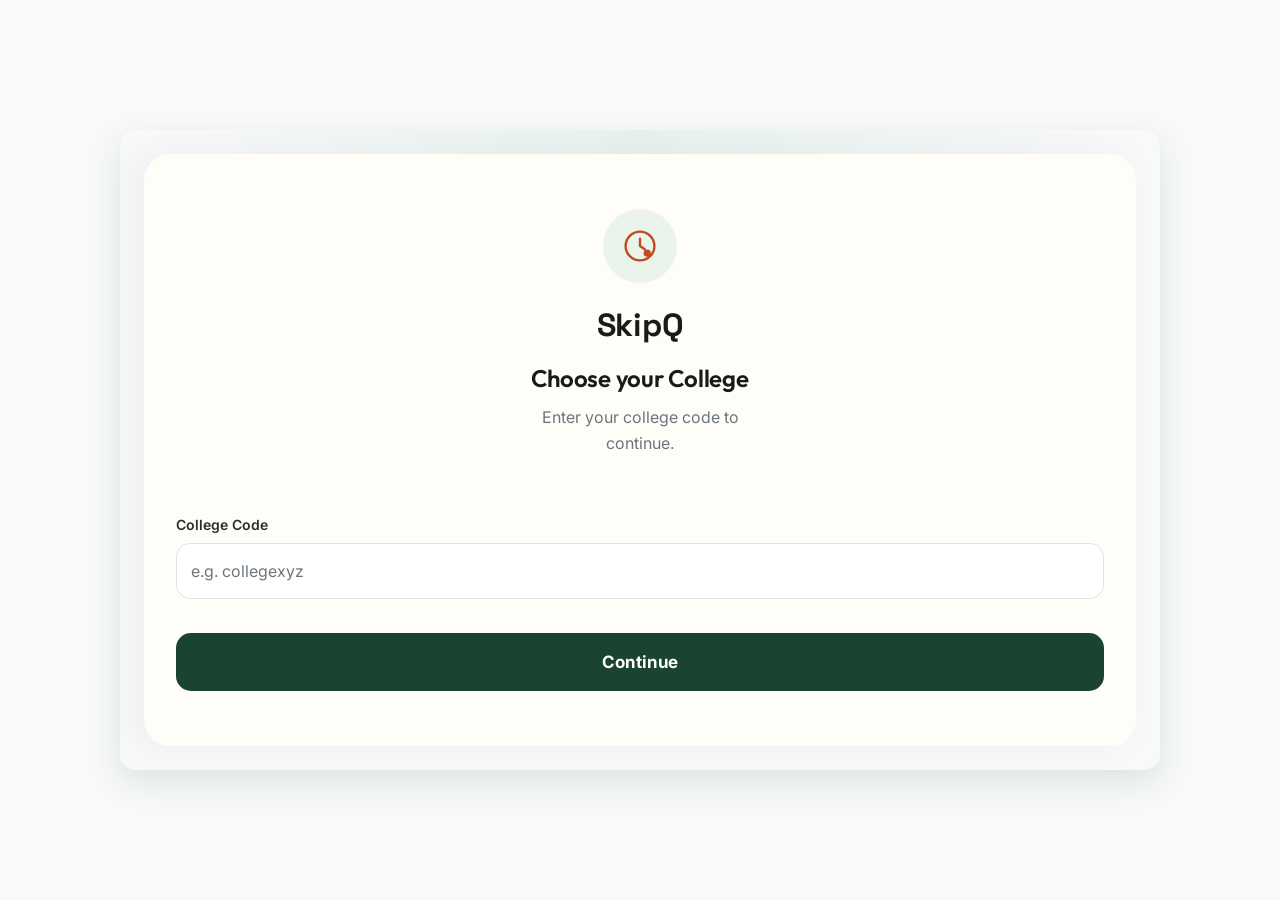
<file: student/profile.html>
<!DOCTYPE html>
<html lang="en">
<head>
    <meta charset="UTF-8">
    <meta name="viewport" content="width=device-width, initial-scale=1.0">
    <title>Profile • SkipQ</title>

    <link rel="stylesheet" href="../css/base.css">
    <link rel="stylesheet" href="../css/components.css">
    <link rel="stylesheet" href="../css/student.css">
</head>

<body class="app-body">

<header class="app-header app-header-simple">
    <div class="app-header-row">
        <div class="brand-mini">
            <span class="brand-name-light">SkipQ</span>
        </div>

        <h1 class="page-title">Profile</h1>

        <div class="header-spacer"></div>
    </div>
</header>

<main class="app-main">

    <!-- ================= Profile Header ================= -->

    <section class="card profile-header-card">

        <div class="profile-avatar">

            <svg width="34" height="34" viewBox="0 0 24 24" fill="none">
                <circle cx="12" cy="8" r="4" stroke="currentColor" stroke-width="1.8"/>
                <path d="M4 20c1.8-3.5 5-5 8-5s6.2 1.5 8 5"
                      stroke="currentColor"
                      stroke-width="1.8"
                      stroke-linecap="round"/>
            </svg>

        </div>

        <h2
            id="profileFullName"
            class="profile-name">
            Loading...
        </h2>

        <p
            id="profileCollegeLine"
            class="profile-college">
            &nbsp;
        </p>

    </section>

    <!-- ================= Personal Information ================= -->

    <section class="card profile-section-card">

        <h2 class="profile-section-title">
            Personal Information
        </h2>

        <form id="profileForm" novalidate>

            <div class="form-group">
                <label for="profileName">Full Name</label>

                <input
                    id="profileName"
                    class="input"
                    type="text">

                <small
                    id="profileNameError"
                    class="field-error"
                    hidden></small>
            </div>

            <div class="form-group">
                <label for="profileEmail">Email</label>

                <input
                    id="profileEmail"
                    class="input"
                    type="email"
                    disabled>
            </div>

            <div class="form-group">
                <label for="profilePhone">Phone Number</label>

                <input
                    id="profilePhone"
                    class="input"
                    type="tel"
                    maxlength="10">

                <small
                    id="profilePhoneError"
                    class="field-error"
                    hidden></small>
            </div>

            <div class="form-row-2">

                <div class="form-group">
                    <label for="profileCollegeName">College</label>

                    <input
                        id="profileCollegeName"
                        class="input"
                        disabled>
                </div>

                <div class="form-group">
                    <label for="profileCollegeCode">College Code</label>

                    <input
                        id="profileCollegeCode"
                        class="input"
                        disabled>
                </div>

            </div>

            <div class="form-group">
                <label for="profileMemberSince">
                    Member Since
                </label>

                <input
                    id="profileMemberSince"
                    class="input"
                    disabled>
            </div>

            <div
                id="profileFormAlert"
                class="alert alert-error"
                hidden>
            </div>

            <button
                id="profileSaveBtn"
                class="btn btn-primary"
                type="submit">
                Save Changes
            </button>

        </form>

    </section>

    <!-- ================= Order History ================= -->

    <section class="card profile-section-card">

        <h2 class="profile-section-title">
            My Orders
        </h2>

        <div id="historyList" class="history-list"></div>

        <div
            id="emptyHistoryState"
            class="empty-state-block empty-state-block-compact"
            hidden>

            <p class="empty-state-icon">📦</p>

            <h3>No Orders Yet</h3>

            <p>
                Your completed orders will appear here.
            </p>

        </div>

    </section>

    <!-- ================= Logout ================= -->

    <section class="profile-section-card">

        <button
            id="profileLogoutBtn"
            class="btn btn-danger btn-logout"
            type="button">

            Logout

        </button>

    </section>

</main>

<!-- ================= Logout Modal ================= -->

<div
    id="logoutModalOverlay"
    class="modal-overlay"
    hidden>

    <div class="modal modal-sm">

        <h3>Logout?</h3>

        <p class="modal-body-text">
            Are you sure you want to logout?
        </p>

        <div class="modal-actions">

            <button
                id="cancelLogoutBtn"
                class="btn btn-secondary"
                type="button">
                Cancel
            </button>

            <button
                id="confirmLogoutBtn"
                class="btn btn-danger"
                type="button">
                Logout
            </button>

        </div>

    </div>

</div>

<script type="module" src="../js/student/profilePage.js"></script>

</body>
</html>
</file>
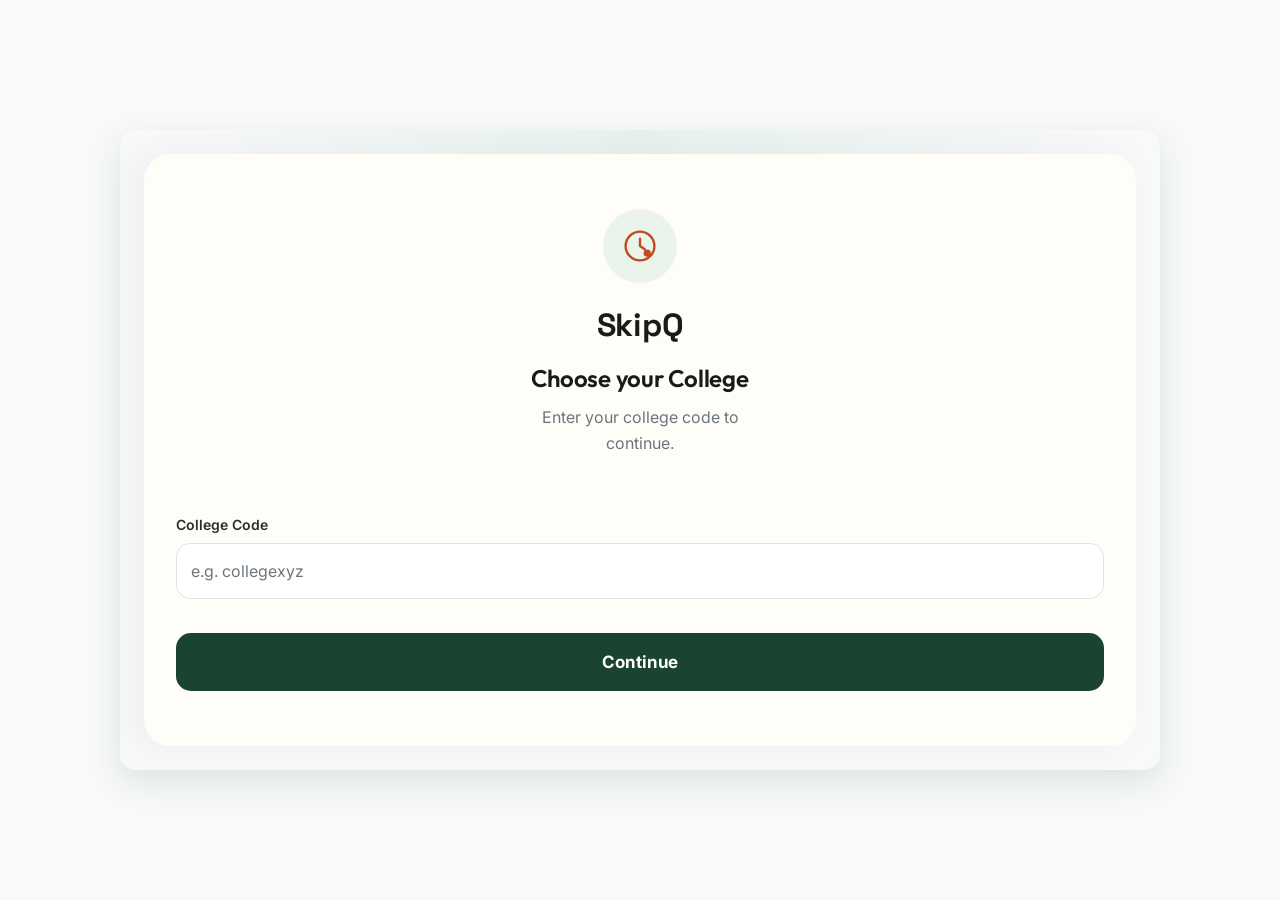
<file: student/register-otp.html>
<!DOCTYPE html>
<html lang="en">

<head>
  <meta charset="UTF-8">
  <meta name="viewport" content="width=device-width, initial-scale=1.0">
  <title>Verify Email - SkipQ</title>

  <link rel="preconnect" href="https://fonts.googleapis.com">
  <link rel="preconnect" href="https://fonts.gstatic.com" crossorigin>

  <link
    href="https://fonts.googleapis.com/css2?family=Space+Grotesk:wght@500;600;700&family=Outfit:wght@500;600;700&family=Inter:wght@400;500;600&display=swap"
    rel="stylesheet">

  <link rel="stylesheet" href="../css/base.css">
  <link rel="stylesheet" href="../css/components.css">
  <link rel="stylesheet" href="../css/student.css">
</head>

<body class="auth-body">

  <div class="auth-screen">

    <header class="auth-topbar">
      <span class="brand-mark">
        <svg viewBox="0 0 40 40" width="26" height="26" fill="none" xmlns="http://www.w3.org/2000/svg">
          <circle cx="20" cy="20" r="18" stroke="currentColor" stroke-width="3" />
          <path d="M20 11 L20 20 L26 24" stroke="currentColor" stroke-width="3" stroke-linecap="round"
            stroke-linejoin="round" />
          <circle cx="29" cy="29" r="4.5" fill="currentColor" />
        </svg>
      </span>
      <span class="brand-name-dark">SkipQ</span>
    </header>

    <main class="auth-sheet page-fade-in" aria-label="Verify email">

      <div class="sheet-handle"></div>

      <div class="auth-heading register-heading">
        <h2>Verify your email</h2>
        <p>
          We sent a 6-digit code to
          <strong id="otpEmailDisplay">your email</strong>.
        </p>
      </div>

      <div id="formAlert" class="alert alert-error" hidden></div>

      <form id="otpForm" class="form" novalidate>

        <div class="form-group">
          <label for="otpDigit0">Enter OTP</label>
          <div class="otp-input-group" id="otpInputGroup">
            <input type="text" inputmode="numeric" pattern="[0-9]*" maxlength="1" class="otp-digit" id="otpDigit0" autocomplete="one-time-code">
            <input type="text" inputmode="numeric" pattern="[0-9]*" maxlength="1" class="otp-digit">
            <input type="text" inputmode="numeric" pattern="[0-9]*" maxlength="1" class="otp-digit">
            <input type="text" inputmode="numeric" pattern="[0-9]*" maxlength="1" class="otp-digit">
            <input type="text" inputmode="numeric" pattern="[0-9]*" maxlength="1" class="otp-digit">
            <input type="text" inputmode="numeric" pattern="[0-9]*" maxlength="1" class="otp-digit">
          </div>
        </div>

        <button type="submit" class="btn btn-primary btn-block" id="submitBtn">
          <span class="btn-label">Verify & Create Account</span>
        </button>

        <div class="resend-row">
          <button type="button" class="link-button" id="resendBtn" disabled>Resend OTP</button>
          <span class="countdown-timer" id="countdownTimer"></span>
        </div>

      </form>

      <p class="auth-switch">
        Wrong email?
        <button type="button" class="link-button" id="changeEmailBtn">Start over</button>
      </p>

    </main>

  </div>

  <script type="module" src="../js/student/registerOtpPage.js"></script>

</body>

</html>
</file>
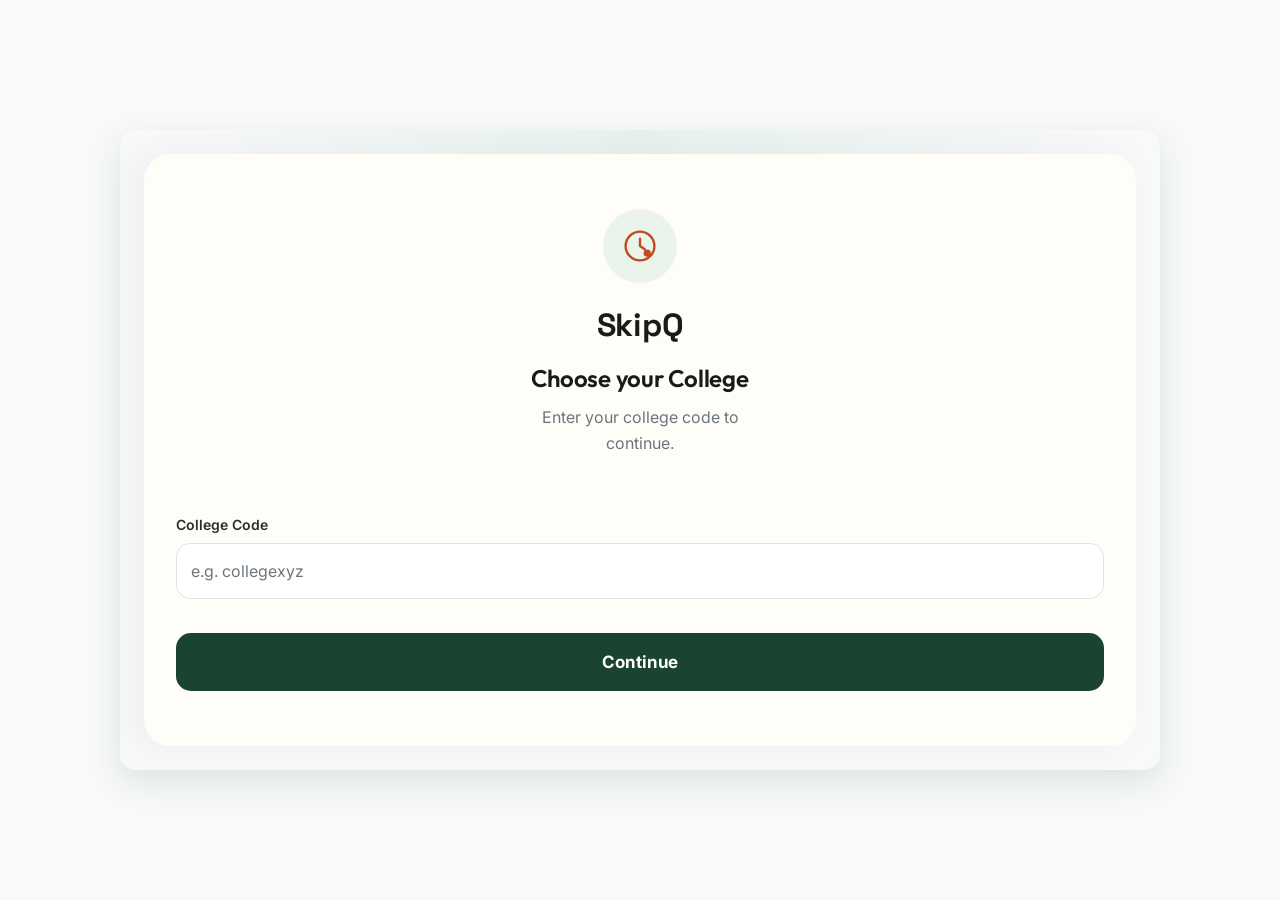
<file: student/register.html>
<!DOCTYPE html>
<html lang="en">

<head>
  <meta charset="UTF-8">
  <meta name="viewport" content="width=device-width, initial-scale=1.0">
  <title>Create Account - SkipQ</title>

  <link rel="preconnect" href="https://fonts.googleapis.com">
  <link rel="preconnect" href="https://fonts.gstatic.com" crossorigin>

  <link
    href="https://fonts.googleapis.com/css2?family=Space+Grotesk:wght@500;600;700&family=Outfit:wght@500;600;700&family=Inter:wght@400;500;600&display=swap"
    rel="stylesheet">

  <link rel="stylesheet" href="../css/base.css">
  <link rel="stylesheet" href="../css/components.css">
  <link rel="stylesheet" href="../css/student.css">
</head>

<body class="auth-body">

  <div class="auth-screen">

    <header class="auth-topbar">
      <span class="brand-mark">
        <svg viewBox="0 0 40 40" width="26" height="26" fill="none" xmlns="http://www.w3.org/2000/svg">
          <circle cx="20" cy="20" r="18" stroke="currentColor" stroke-width="3" />
          <path d="M20 11 L20 20 L26 24" stroke="currentColor" stroke-width="3" stroke-linecap="round"
            stroke-linejoin="round" />
          <circle cx="29" cy="29" r="4.5" fill="currentColor" />
        </svg>
      </span>
      <span class="brand-name-dark">SkipQ</span>
    </header>

    <!-- Register Form -->
    <main class="auth-sheet page-fade-in" aria-label="Register">

      <div class="sheet-handle"></div>

      <div class="auth-heading register-heading">
        <h2>Create your account</h2>
        <p>Join SkipQ and start skipping the queue today.</p>
        <div class="selected-college-banner">
          <span>Selected College: <strong id="selectedCollegeName">Loading...</strong></span>
          <button type="button" class="link-button" id="changeCollegeBtn">Change College</button>
        </div>
      </div>

      <div id="formAlert" class="alert alert-error" hidden></div>

      <form id="registerForm" class="form" novalidate>

        <div class="form-group">
          <label for="fullName">Full Name</label>
          <input type="text" id="fullName" name="fullName" class="input" placeholder="Enter your full name" required>
          <p class="field-error" id="fullNameError" hidden></p>
        </div>

        <div class="form-group">
          <label for="email">College Email</label>
          <input type="email" id="email" name="email" class="input" placeholder="you@college.edu" required>
          <p class="field-error" id="emailError" hidden></p>
        </div>
        <div class="form-group">
          <label for="phone">Phone Number</label>
          <input type="tel" id="phone" name="phone" class="input" placeholder="9876543210" required>
          <p class="field-error" id="phoneError" hidden></p>
        </div>

        <div class="form-group">
          <label for="password">Password</label>

          <div class="input-with-action">
            <input type="password" id="password" name="password" class="input" placeholder="Create a password" required>

            <button type="button" class="input-action" id="togglePassword">
              Show
            </button>
          </div>

          <p class="field-error" id="passwordError" hidden></p>
        </div>

        <div class="form-group">
          <label for="confirmPassword">Confirm Password</label>

          <input type="password" id="confirmPassword" name="confirmPassword" class="input"
            placeholder="Confirm your password" required>

          <p class="field-error" id="confirmPasswordError" hidden></p>
        </div>

        <button type="submit" class="btn btn-primary btn-block" id="submitBtn">
          <span class="btn-label">Create Account</span>
        </button>

      </form>

      <p class="auth-switch">
        Already have an account?
        <a href="./login.html">Log in</a>
      </p>

      <p class="auth-footer">
        Are you staff?
        <a href="../admin/login.html">Go to admin login</a>
      </p>

    </main>

  </div>

  <script type="module" src="../js/student/registerPage.js"></script>

</body>

</html>
</file>
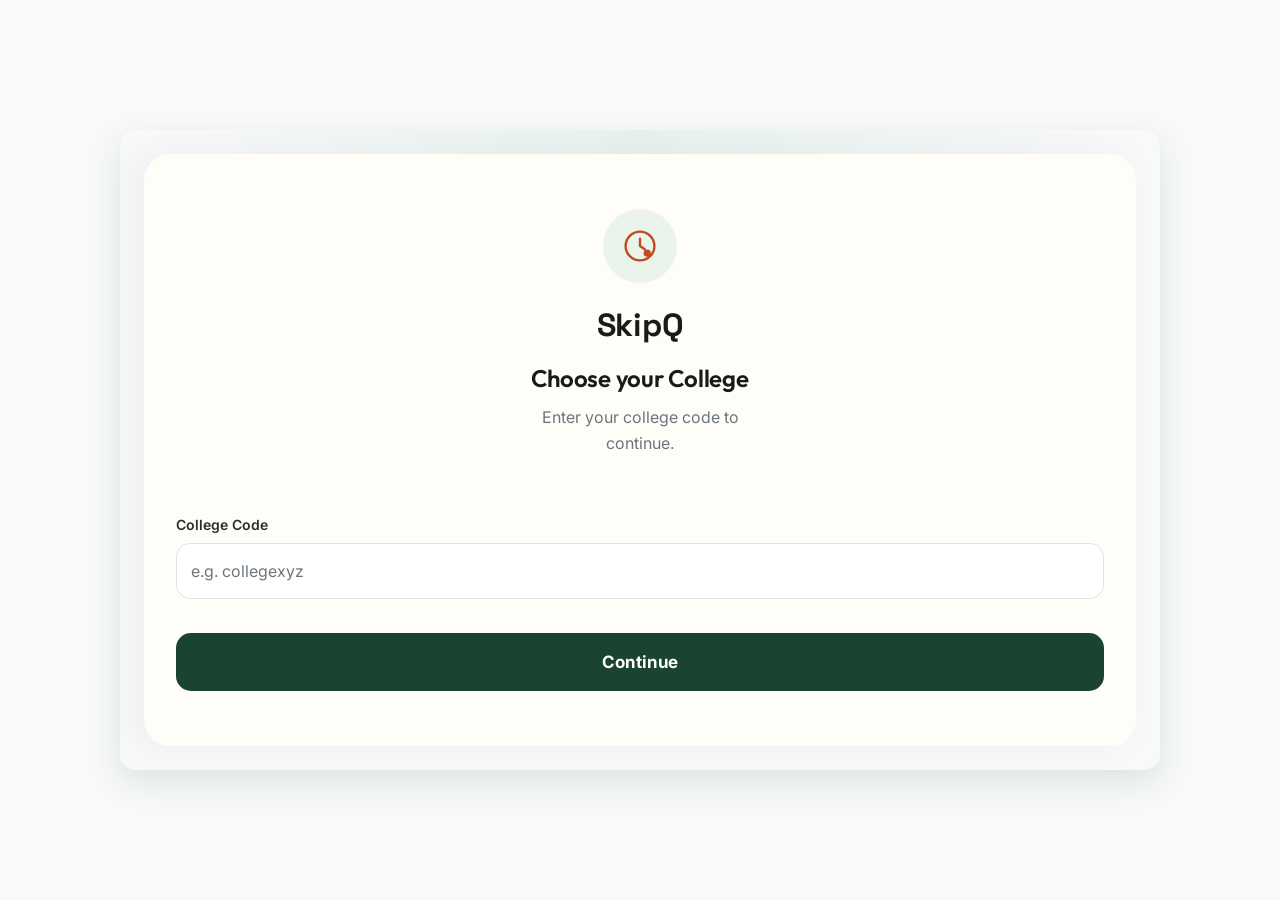
<file: student/reset-password.html>
<!DOCTYPE html>
<html lang="en">

<head>
  <meta charset="UTF-8">
  <meta name="viewport" content="width=device-width, initial-scale=1.0">
  <title>Reset Password - SkipQ</title>

  <link rel="preconnect" href="https://fonts.googleapis.com">
  <link rel="preconnect" href="https://fonts.gstatic.com" crossorigin>

  <link
    href="https://fonts.googleapis.com/css2?family=Space+Grotesk:wght@500;600;700&family=Outfit:wght@500;600;700&family=Inter:wght@400;500;600&display=swap"
    rel="stylesheet">

  <link rel="stylesheet" href="../css/base.css">
  <link rel="stylesheet" href="../css/components.css">
  <link rel="stylesheet" href="../css/student.css">
</head>

<body class="auth-body">

  <div class="auth-screen">

    <header class="auth-topbar">
      <span class="brand-mark">
        <svg viewBox="0 0 40 40" width="26" height="26" fill="none" xmlns="http://www.w3.org/2000/svg">
          <circle cx="20" cy="20" r="18" stroke="currentColor" stroke-width="3" />
          <path d="M20 11 L20 20 L26 24" stroke="currentColor" stroke-width="3" stroke-linecap="round"
            stroke-linejoin="round" />
          <circle cx="29" cy="29" r="4.5" fill="currentColor" />
        </svg>
      </span>
      <span class="brand-name-dark">SkipQ</span>
    </header>

    <main class="auth-sheet page-fade-in" aria-label="Reset password">

      <div class="sheet-handle"></div>

      <!-- Step 1: OTP verification -->
      <section id="otpSection">

        <div class="auth-heading register-heading">
          <h2>Verify your email</h2>
          <p>
            We sent a 6-digit code to
            <strong id="otpEmailDisplay">your email</strong>.
          </p>
        </div>

        <div id="otpAlert" class="alert alert-error" hidden></div>

        <form id="otpForm" class="form" novalidate>

          <div class="form-group">
            <label for="otpDigit0">Enter OTP</label>
            <div class="otp-input-group">
              <input type="text" inputmode="numeric" pattern="[0-9]*" maxlength="1" class="otp-digit" id="otpDigit0" autocomplete="one-time-code">
              <input type="text" inputmode="numeric" pattern="[0-9]*" maxlength="1" class="otp-digit">
              <input type="text" inputmode="numeric" pattern="[0-9]*" maxlength="1" class="otp-digit">
              <input type="text" inputmode="numeric" pattern="[0-9]*" maxlength="1" class="otp-digit">
              <input type="text" inputmode="numeric" pattern="[0-9]*" maxlength="1" class="otp-digit">
              <input type="text" inputmode="numeric" pattern="[0-9]*" maxlength="1" class="otp-digit">
            </div>
          </div>

          <button type="submit" class="btn btn-primary btn-block" id="verifyBtn">
            <span class="btn-label">Verify Code</span>
          </button>

          <div class="resend-row">
            <button type="button" class="link-button" id="resendBtn" disabled>Resend OTP</button>
            <span class="countdown-timer" id="countdownTimer"></span>
          </div>

        </form>

      </section>

      <!-- Step 2: New password (revealed after OTP verification) -->
      <section id="passwordSection" hidden>

        <div class="auth-heading register-heading">
          <h2>Set a new password</h2>
          <p>Choose a new password for your account.</p>
        </div>

        <div id="passwordAlert" class="alert alert-error" hidden></div>

        <form id="passwordForm" class="form" novalidate>

          <div class="form-group">
            <label for="newPassword">New Password</label>
            <div class="input-with-action">
              <input type="password" id="newPassword" name="newPassword" class="input"
                placeholder="Create a new password" required>
              <button type="button" class="input-action" id="togglePassword">Show</button>
            </div>
            <p class="field-error" id="passwordError" hidden></p>
          </div>

          <div class="form-group">
            <label for="confirmPassword">Confirm New Password</label>
            <input type="password" id="confirmPassword" name="confirmPassword" class="input"
              placeholder="Confirm your new password" required>
            <p class="field-error" id="confirmPasswordError" hidden></p>
          </div>

          <button type="submit" class="btn btn-primary btn-block" id="resetBtn">
            <span class="btn-label">Reset Password</span>
          </button>

        </form>

      </section>

      <p class="auth-switch">
        Remembered your password?
        <a href="./login.html">Log in</a>
      </p>

    </main>

  </div>

  <script type="module" src="../js/student/resetPasswordPage.js"></script>

</body>

</html>
</file>
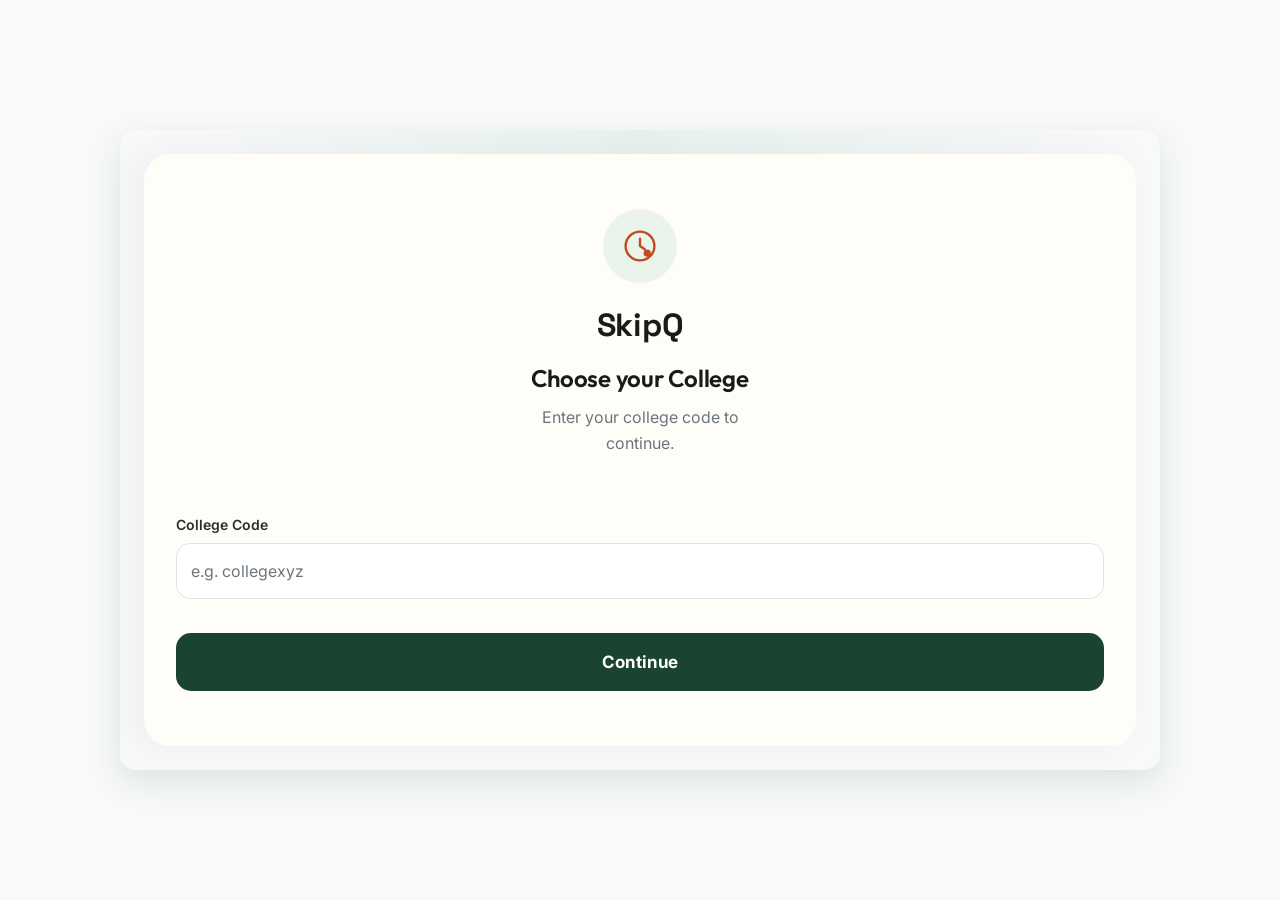
<file: student/select-college.html>
<!DOCTYPE html>
<html lang="en">

<head>
  <meta charset="UTF-8">
  <meta name="viewport" content="width=device-width, initial-scale=1.0">
  <title>Select College - SkipQ</title>
  <link rel="preconnect" href="https://fonts.googleapis.com">
  <link rel="preconnect" href="https://fonts.gstatic.com" crossorigin>
  <link
    href="https://fonts.googleapis.com/css2?family=Space+Grotesk:wght@500;600;700&family=Outfit:wght@500;600;700&family=Inter:wght@400;500;600&display=swap"
    rel="stylesheet">
  <link rel="stylesheet" href="../css/base.css">
  <link rel="stylesheet" href="../css/components.css">
  <link rel="stylesheet" href="../css/student.css">
</head>

<body class="auth-body">
  <div class="auth-screen college-selection-screen">
    <main class="auth-sheet college-selection-sheet" aria-label="Select college">
      <header class="college-selection-brand">
        <span class="brand-mark" aria-hidden="true">
          <svg viewBox="0 0 40 40" width="32" height="32" fill="none" xmlns="http://www.w3.org/2000/svg">
            <circle cx="20" cy="20" r="18" stroke="currentColor" stroke-width="3" />
            <path d="M20 11 L20 20 L26 24" stroke="currentColor" stroke-width="3" stroke-linecap="round"
              stroke-linejoin="round" />
            <circle cx="29" cy="29" r="4.5" fill="currentColor" />
          </svg>
        </span>
        <h1>SkipQ</h1>
        <h2>Choose your College</h2>

<p class="college-subtitle">
Enter your college code to continue.
</p>
      </header>

      <div id="formAlert" class="alert alert-error" role="alert" hidden></div>

      <form id="collegeSelectionForm" class="form" novalidate>
        <div class="form-group">
          <label for="collegeCode">College Code</label>
          <input type="text" id="collegeCode" name="collegeCode" class="input" placeholder="e.g. collegexyz" required
            autocomplete="organization">
          <p class="field-error" id="collegeCodeError" hidden></p>
        </div>

        <button type="submit" class="btn btn-primary btn-block" id="submitBtn">
          <span class="btn-label">Continue</span>
        </button>
      </form>
    </main>
  </div>

  <script type="module" src="../js/student/collegeSelectionPage.js"></script>
</body>

</html>
</file>
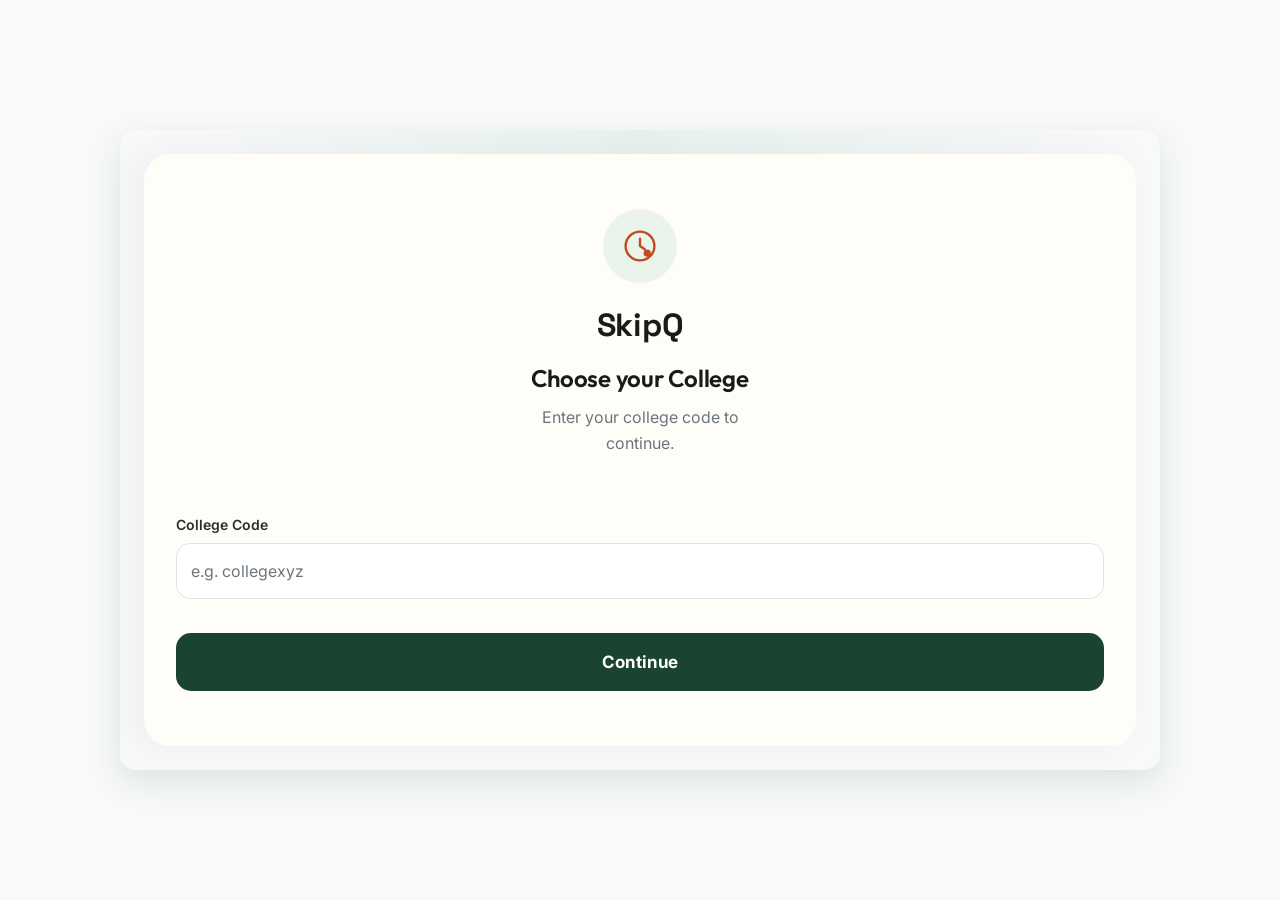
<file: student/token.html>
<!DOCTYPE html>
<html lang="en">

<head>
  <meta charset="UTF-8">
  <meta name="viewport" content="width=device-width, initial-scale=1.0">
  <title>Your token — SkipQ</title>
  <link rel="preconnect" href="https://fonts.googleapis.com">
  <link rel="preconnect" href="https://fonts.gstatic.com" crossorigin>
  <link
    href="https://fonts.googleapis.com/css2?family=Space+Grotesk:wght@500;600;700&family=Outfit:wght@500;600;700&family=Inter:wght@400;500;600&display=swap"
    rel="stylesheet">
  <link rel="stylesheet" href="../css/base.css">
  <link rel="stylesheet" href="../css/components.css">
  <link rel="stylesheet" href="../css/student.css">
</head>

<body class="app-body app-body-dark">

  <header class="app-header app-header-dark">
    <div class="app-header-row">
      <a href="./menu.html" class="back-link back-link-light" aria-label="Back to menu">
        <svg viewBox="0 0 24 24" width="20" height="20" fill="none" xmlns="http://www.w3.org/2000/svg">
          <path d="M15 18l-6-6 6-6" stroke="currentColor" stroke-width="2" stroke-linecap="round"
            stroke-linejoin="round" />
        </svg>
      </a>
      <h1 class="page-title page-title-light">Your token</h1>
      <span class="header-spacer" aria-hidden="true"></span>
    </div>
  </header>

  <main class="app-main app-main-dark page-fade-in">

    <section class="token-hero-card" aria-label="Token status">
      <p class="token-hero-label">Your token</p>
      <p class="token-hero-number" id="myTokenNumber">---</p>
      <span class="badge badge-preparing" id="statusBadge">Preparing</span>
      <div class="cancelled-message card" id="cancelledMessage" hidden>
        <h3>✓ Order Cancelled</h3>
        <p>
          Your order has been cancelled successfully.
          Any reserved stock has been returned to inventory.
        </p>
      </div>

      <div class="serving-row" id="servingRow">
        <span>Now serving</span>
        <span id="liveRefreshDot" class="live-refresh-dot"></span>
        <strong id="nowServingNumber" aria-live="polite">---</strong>
      </div>

      <div class="token-progress-track token-progress-track-large" id="progressSection">
        <div class="token-progress-fill" id="progressFill"></div>
      </div>

      <p class="wait-estimate" id="waitEstimateRow" aria-live="polite">
        Estimated wait: <strong id="waitEstimate">--</strong> · Position <strong id="queuePosition">-</strong> in
        line
      </p>
    </section>
    <div class="token-actions">
      <button type="button" id="cancelOrderBtn" class="btn btn-danger" hidden>
        Cancel Order
      </button>
    </div>

    <div class="completed-message card" id="completedMessage" hidden>
      <h3>✓ Order Collected</h3>
      <p>
        Enjoy! This order is complete — your token and order summary
        stay here for reference.
      </p>
    </div>

    <section class="queue-timeline-card card" id="queueTimelineSection">
      <p class="queue-timeline-label">Live queue timeline</p>
      <div class="token-timeline token-timeline-light" id="tokenTimeline">
        <span class="timeline-chip" data-served>042</span>
        <span class="timeline-chip" data-served>043</span>
        <span class="timeline-chip" data-served>044</span>
        <span class="timeline-chip" data-served>045</span>
        <span class="timeline-chip is-current">046</span>
        <span class="timeline-chip is-next" id="myTokenChip">052</span>
      </div>
    </section>

    <section class="order-summary-card card">
      <h2 class="order-summary-title">Order summary</h2>

      <ul class="order-summary-items" id="orderSummaryItems">
      </ul>

      <div id="orderNotesDisplay" class="order-notes-display"></div>

      <div class="order-summary-row order-summary-total">
        <span>Total paid</span>
        <span id="orderTotal">₹0</span>
      </div>
    </section>

    <a href="./history.html" class="btn btn-secondary btn-block">View order history</a>

  </main>

  <script type="module" src="../js/student/tokenPage.js"></script>
</body>

</html>
</file>
<file: css/base.css>
/* ==========================================================================
   SkipQ — base.css
   Reset, design tokens (CSS variables), and base typography.
   ========================================================================== */

:root {
  /* Color tokens — core */
  --color-primary: #1B4332;
  --color-primary-light: #2D6A4F;
  --color-accent: #52B788;
  --color-accent-soft: #D8F3DC;
  --color-bg: #F8F9FA;
  --color-surface: #FFFFFF;
  --color-text: #2D2D2D;
  --color-text-muted: #6C757D;
  --color-border: #DEE2E6;
  --color-error: #E63946;
  --color-error-soft: #FBE3E5;
  --color-warning: #F4A261;
  --color-success: #2D6A4F;

  /* Color tokens — auth hero / "now serving" board */
  --color-hero-bg: #0F2419;
  --color-hero-surface: #15301F;
  --color-hero-text: #FFFDF7;
  --color-hero-muted: #9CB8AC;
  --color-hero-border: #25433590;
  --color-hero-chip: #1F3D2A;
  --color-hero-served: #6F9B81;
  --color-accent-bright: #FF6B35;
  --color-paper: #FFFDF7;
  --color-ink: #1A1A1A;
  --color-accent-deep: #C04A1E;

  /* Typography */
  --font-display: "Outfit", "Inter", sans-serif;
  --font-body: "Inter", -apple-system, BlinkMacSystemFont, "Segoe UI", sans-serif;
  --font-mono: "Space Grotesk", "Inter", sans-serif;

  /* Spacing scale */
  --space-1: 4px;
  --space-2: 8px;
  --space-3: 12px;
  --space-4: 16px;
  --space-5: 24px;
  --space-6: 32px;
  --space-7: 48px;
  --space-8: 64px;

  /* Radii & shadows */
  --radius-sm: 6px;
  --radius-md: 10px;
  --radius-lg: 16px;
  --shadow-sm: 0 1px 2px rgba(27, 67, 50, 0.06);
  --shadow-md: 0 4px 16px rgba(27, 67, 50, 0.08);
  --shadow-lg: 0 12px 32px rgba(27, 67, 50, 0.12);

  /* Layout */
  --max-width: 1200px;
  --transition-fast: 150ms ease;
  --transition-base: 220ms ease;
}

/* Reset */
*,
*::before,
*::after {
  box-sizing: border-box;
}

html {
  -webkit-text-size-adjust: 100%;
}

body {
  margin: 0;
  font-family: var(--font-body);
  font-size: 16px;
  line-height: 1.5;
  color: var(--color-text);
  background-color: var(--color-bg);
  -webkit-font-smoothing: antialiased;
}

h1, h2, h3, h4, h5, h6 {
  font-family: var(--font-display);
  margin: 0;
  font-weight: 600;
  line-height: 1.25;
  letter-spacing: -0.01em;
}

p {
  margin: 0;
}

a {
  color: var(--color-primary);
  text-decoration: none;
}

a:hover {
  text-decoration: underline;
}

img, svg {
  display: block;
  max-width: 100%;
}

ul, ol {
  margin: 0;
  padding: 0;
}

button {
  font-family: inherit;
}

/* Focus visibility — accessibility baseline */
a:focus-visible,
button:focus-visible,
input:focus-visible,
select:focus-visible,
textarea:focus-visible {
  outline: 2px solid var(--color-accent);
  outline-offset: 2px;
}

/* Reduced motion */
@media (prefers-reduced-motion: reduce) {
  *, *::before, *::after {
    animation-duration: 0.01ms !important;
    animation-iteration-count: 1 !important;
    transition-duration: 0.01ms !important;
  }
}

/* Visually hidden utility */
.sr-only {
  position: absolute;
  width: 1px;
  height: 1px;
  padding: 0;
  margin: -1px;
  overflow: hidden;
  clip: rect(0, 0, 0, 0);
  white-space: nowrap;
  border: 0;
}

/* Container */
.container {
  width: 100%;
  max-width: var(--max-width);
  margin: 0 auto;
  padding: 0 var(--space-5);
}
</file>
<file: css/components.css>
/* ==========================================================================
   SkipQ — components.css
   Reusable UI components: buttons, cards, forms, alerts, badges, modals.
   ========================================================================== */
[hidden] {
  display: none !important;
}
/* ---------------------------------------------------------------------- */
/* Card                                                                    */
/* ---------------------------------------------------------------------- */
.card {
  background-color: var(--color-surface);
  border: 1px solid var(--color-border);
  border-radius: var(--radius-lg);
  box-shadow: var(--shadow-md);
}

/* ---------------------------------------------------------------------- */
/* Buttons                                                                 */
/* ---------------------------------------------------------------------- */
.btn {
  display: inline-flex;
  align-items: center;
  justify-content: center;
  gap: var(--space-2);
  font-family: var(--font-body);
  font-size: 0.95rem;
  font-weight: 600;
  line-height: 1;
  padding: 12px 20px;
  border-radius: var(--radius-md);
  border: 1px solid transparent;
  cursor: pointer;
  transition: background-color var(--transition-fast), border-color var(--transition-fast), color var(--transition-fast), transform var(--transition-fast);
  user-select: none;
}

.btn:active {
  transform: translateY(1px);
}

.btn:disabled {
  opacity: 0.6;
  cursor: not-allowed;
}

.btn-primary {
  background-color: var(--color-primary);
  color: #FFFFFF;
}

.btn-primary:hover:not(:disabled) {
  background-color: var(--color-primary-light);
}

.btn-secondary {
  background-color: transparent;
  border-color: var(--color-border);
  color: var(--color-text);
}

.btn-secondary:hover:not(:disabled) {
  border-color: var(--color-primary);
  color: var(--color-primary);
}

.btn-danger {
  background-color: var(--color-error);
  color: #FFFFFF;
}

.btn-block {
  width: 100%;
}

/* Loading state for buttons */
.btn.is-loading .btn-label {
  visibility: hidden;
}

.btn.is-loading::after {
  content: "";
  position: absolute;
  width: 16px;
  height: 16px;
  border: 2px solid rgba(255, 255, 255, 0.4);
  border-top-color: #FFFFFF;
  border-radius: 50%;
  animation: btn-spin 0.7s linear infinite;
}

.btn.is-loading {
  position: relative;
}

@keyframes btn-spin {
  to { transform: rotate(360deg); }
}

/* ---------------------------------------------------------------------- */
/* Forms                                                                   */
/* ---------------------------------------------------------------------- */
.form {
  display: flex;
  flex-direction: column;
  gap: var(--space-4);
}

.form-group {
  display: flex;
  flex-direction: column;
  gap: var(--space-2);
}

.form-group label {
  font-size: 0.875rem;
  font-weight: 600;
  color: var(--color-text);
}

.input {
  width: 100%;
  font-family: var(--font-body);
  font-size: 1rem;
  padding: 12px 14px;
  border: 1px solid var(--color-border);
  border-radius: var(--radius-md);
  background-color: var(--color-surface);
  color: var(--color-text);
  transition: border-color var(--transition-fast), box-shadow var(--transition-fast);
}

.input::placeholder {
  color: var(--color-text-muted);
}

.input:focus {
  border-color: var(--color-accent);
  box-shadow: 0 0 0 3px var(--color-accent-soft);
  outline: none;
}

.input.is-invalid {
  border-color: var(--color-error);
}

.input.is-invalid:focus {
  box-shadow: 0 0 0 3px var(--color-error-soft);
}

.input-with-action {
  position: relative;
  display: flex;
  align-items: center;
}

.input-with-action .input {
  padding-right: 64px;
}

.input-action {
  position: absolute;
  right: 6px;
  top: 50%;
  transform: translateY(-50%);
  background: none;
  border: none;
  font-size: 0.8125rem;
  font-weight: 600;
  color: var(--color-primary);
  cursor: pointer;
  padding: 6px 10px;
  border-radius: var(--radius-sm);
  transition: background-color var(--transition-fast);
}

.input-action:hover {
  background-color: var(--color-accent-soft);
}

.field-error {
  font-size: 0.8125rem;
  color: var(--color-error);
  margin: 0;
}

/* ---------------------------------------------------------------------- */
/* Alerts                                                                  */
/* ---------------------------------------------------------------------- */
.alert {
  padding: 12px 16px;
  border-radius: var(--radius-md);
  font-size: 0.875rem;
  font-weight: 500;
  border: 1px solid transparent;
}

.alert-error {
  background-color: var(--color-error-soft);
  color: var(--color-error);
  border-color: rgba(230, 57, 70, 0.2);
}

.alert-success {
  background-color: var(--color-accent-soft);
  color: var(--color-success);
  border-color: rgba(82, 183, 136, 0.3);
}

/* ---------------------------------------------------------------------- */
/* Badges                                                                  */
/* ---------------------------------------------------------------------- */
.badge {
  display: inline-flex;
  align-items: center;
  font-size: 0.75rem;
  font-weight: 600;
  padding: 4px 10px;
  border-radius: 999px;
  text-transform: uppercase;
  letter-spacing: 0.04em;
}

.badge-placed { background-color: var(--color-accent-soft); color: var(--color-success); }
.badge-preparing { background-color: #FFF3CD; color: #946C00; }
.badge-ready { background-color: var(--color-accent); color: #FFFFFF; }
.badge-completed { background-color: var(--color-border); color: var(--color-text-muted); }
.badge-cancelled { background-color: var(--color-error-soft); color: var(--color-error); }

/* ---------------------------------------------------------------------- */
/* Modal (shared shell — used by admin pages)                              */
/* ---------------------------------------------------------------------- */
.modal-overlay[hidden] {
  display: none !important;
}
.modal-overlay {
  position: fixed;
  inset: 0;
  background-color: rgba(27, 67, 50, 0.45);
  display: flex;
  align-items: center;
  justify-content: center;
  padding: var(--space-4);
  z-index: 50;
}

.modal {
  background-color: var(--color-surface);
  border-radius: var(--radius-lg);
  box-shadow: var(--shadow-lg);
  max-width: 480px;
  width: 100%;
  padding: var(--space-6);
}
/* ==================================================
   Pagination Info
================================================== */
/* ==================================================
   Pagination Info
================================================== */

.orders-page-info {
  display: flex;
  justify-content: center;
  align-items: center;
  gap: 12px;
  flex-wrap: wrap;

  margin: 12px 0 18px;

  font-size: .92rem;
  font-weight: 500;
  color: var(--color-text-muted);
}

.orders-page-info b {
  color: var(--color-primary);
  font-weight: 700;
}
/* ==================================================
   Shared Pagination
================================================== */

.skipq-pagination-wrapper {
  margin: 22px 0 8px;
}



.skipq-pagination {
  display: flex;
  justify-content: center;
  align-items: center;
  gap: 10px;
  flex-wrap: wrap;
}

.skipq-page-btn {
  min-width: 42px;
  height: 42px;
  padding: 0 14px;
  border: 1px solid var(--color-border);
  border-radius: 12px;
  background: #fff;
  color: var(--color-text);
  font-size: 0.95rem;
  font-weight: 600;
  cursor: pointer;
  transition:
      background .2s ease,
      color .2s ease,
      border-color .2s ease,
      transform .15s ease,
      box-shadow .2s ease;
}

.skipq-page-btn:hover:not(:disabled) {
  border-color: var(--color-primary);
  color: var(--color-primary);
  transform: translateY(-2px);
  box-shadow: 0 8px 20px rgba(0,0,0,.08);
}

.skipq-page-btn.active {
  background: var(--color-primary);
  border-color: var(--color-primary);
  color: #fff;
  transform: scale(1.05);
  box-shadow: 0 8px 18px rgba(37,99,235,.25);
}

.skipq-page-btn:disabled {
  opacity: .4;
  cursor: not-allowed;
  transform: none;
  box-shadow: none;
}

.skipq-page-ellipsis {
  color: var(--color-text-light);
  font-weight: 600;
  padding: 0 2px;
  user-select: none;
}

@media (max-width: 768px) {

  .orders-page-info {
    justify-content: center;
    text-align: center;
    margin-bottom: 16px;
  }

  .skipq-pagination {
    gap: 8px;
  }

  .skipq-page-btn {
    min-width: 38px;
    height: 38px;
    padding: 0 10px;
    font-size: .9rem;
  }

}
/* ----------------------------------------------------------------------
   Small Modal (Shared)
---------------------------------------------------------------------- */

.modal-sm {
    max-width: 420px;
    width: calc(100% - 32px);
}

.modal-body-text {
    margin: 0;
    color: var(--color-text-muted);
    font-size: 0.9375rem;
    line-height: 1.6;
    text-align: center;
}

.modal-actions {
    display: flex;
    justify-content: flex-end;
    gap: var(--space-3);
    margin-top: var(--space-5);
}

@media (max-width: 480px) {

    .modal-actions {
        flex-direction: column-reverse;
    }

    .modal-actions .btn {
        width: 100%;
    }

}

/* ----------------------------------------------------------------------
   Logout Button
---------------------------------------------------------------------- */

.btn-logout {
    background-color: var(--color-error);
    color: #ffffff;
    border: none;
    transition:
        background-color var(--transition-fast),
        transform var(--transition-fast),
        box-shadow var(--transition-fast);
}

.btn-logout:hover {
    background-color: #c62828;
    transform: translateY(-1px);
    box-shadow: var(--shadow-md);
}

.btn-logout:active {
    transform: scale(0.98);
}

.btn-logout:focus-visible {
    outline: 2px solid rgba(220, 53, 69, 0.35);
    outline-offset: 2px;
}
</file>
<file: css/admin.css>
/* ==========================================================================
   SkipQ — admin.css
   Admin portal styles: login, dashboard header, stat cards, data tables.
   Uses the same CSS variables defined in base.css — no new tokens needed.
   Mobile-first.
   ========================================================================== */

/* ---------------------------------------------------------------------- */
/* Admin auth screen (login.html)                                          */
/* ---------------------------------------------------------------------- */
.admin-auth-body {
  min-height: 100vh;
  background: linear-gradient(160deg, var(--color-accent-soft) 0%, var(--color-bg) 60%);
  display: flex;
  align-items: center;
  justify-content: center;
  padding: var(--space-5);
}

.admin-auth-screen {
  width: 100%;
  max-width: 400px;
  display: flex;
  flex-direction: column;
  gap: var(--space-5);
}

.admin-auth-brand {
  display: flex;
  align-items: center;
  gap: var(--space-3);
  color: var(--color-primary);
}

.admin-brand-mark {
  display: flex;
  color: var(--color-accent-bright);
}

.admin-brand-name {
  display: block;
  font-family: var(--font-mono);
  font-size: 1.25rem;
  font-weight: 700;
  color: var(--color-primary);
  line-height: 1;
}

.admin-brand-role {
  display: block;
  font-size: 0.75rem;
  font-weight: 600;
  letter-spacing: 0.08em;
  text-transform: uppercase;
  color: var(--color-text-muted);
  margin-top: 2px;
}

.admin-auth-card {
  padding: var(--space-6) var(--space-5);
  display: flex;
  flex-direction: column;
  gap: var(--space-5);
}

.admin-hint {
  padding: var(--space-3) var(--space-4);
  background-color: var(--color-accent-soft);
  border-color: rgba(82, 183, 136, 0.3);
  display: flex;
  flex-direction: column;
  gap: var(--space-1);
  font-size: 0.8125rem;
  color: var(--color-text-muted);
}

.admin-hint-label {
  font-weight: 600;
  color: var(--color-success);
  font-size: 0.75rem;
  text-transform: uppercase;
  letter-spacing: 0.04em;
  margin-bottom: var(--space-1);
}

.admin-hint code {
  font-family: var(--font-mono);
  font-size: 0.875rem;
  color: var(--color-primary);
  font-weight: 600;
}

/* ---------------------------------------------------------------------- */
/* Admin shell (dashboard.html)                                            */
/* ---------------------------------------------------------------------- */
.admin-body {
  background-color: var(--color-bg);
  min-height: 100vh;
}

.admin-header {
  background-color: var(--color-hero-bg);
  color: var(--color-hero-text);
  position: sticky;
  top: 0;
  z-index: 30;
  border-bottom: 1px solid var(--color-hero-border);
}

.admin-header-inner {
  max-width: 1200px;
  margin: 0 auto;
  padding: 0 var(--space-5);
  height: 56px;
  display: flex;
  align-items: center;
  justify-content: space-between;
  gap: var(--space-4);
}

.admin-header-brand {
  display: flex;
  align-items: center;
  gap: var(--space-2);
  flex-shrink: 0;
}

.admin-brand-mark-sm {
  display: flex;
  color: var(--color-accent-bright);
}

.admin-header-title {
  font-family: var(--font-mono);
  font-size: 1rem;
  font-weight: 700;
  letter-spacing: -0.01em;
}

.admin-header-actions {
  display: flex;
  align-items: center;
  gap: var(--space-2);
}

.admin-main {
  max-width: 1200px;
  width: 100%;
  margin: 0 auto;
  padding: var(--space-5) var(--space-5) var(--space-8);
  display: flex;
  flex-direction: column;
  gap: var(--space-6);
}

/* ---------------------------------------------------------------------- */
/* Stats grid                                                              */
/* ---------------------------------------------------------------------- */
.admin-stats-grid {
  display: grid;
  grid-template-columns: repeat(2, 1fr);
  gap: var(--space-3);
}

.stat-card {
  padding: var(--space-4);
  display: flex;
  flex-direction: column;
  gap: var(--space-1);
}

.stat-label {
  font-size: 0.75rem;
  font-weight: 600;
  text-transform: uppercase;
  letter-spacing: 0.05em;
  color: var(--color-text-muted);
}

.stat-value {
  font-family: var(--font-mono);
  font-size: clamp(1.75rem, 5vw, 2.25rem);
  font-weight: 700;
  color: var(--color-ink);
  line-height: 1;
}

.stat-value-accent  { color: var(--color-primary); }
.stat-value-warning { color: var(--color-warning); }
.stat-value-green   { color: var(--color-success); }

.stat-sub {
  font-size: 0.75rem;
  color: var(--color-text-muted);
}

/* ---------------------------------------------------------------------- */
/* Section headers                                                         */
/* ---------------------------------------------------------------------- */
.admin-section {
  display: flex;
  flex-direction: column;
  gap: var(--space-3);
}

.admin-section-header {
  display: flex;
  align-items: baseline;
  justify-content: space-between;
  gap: var(--space-3);
}

.admin-section-title {
  font-size: 1.125rem;
  color: var(--color-ink);
}

.admin-section-hint {
  font-size: 0.8125rem;
  color: var(--color-text-muted);
  white-space: nowrap;
}

/* ---------------------------------------------------------------------- */
/* Data tables                                                             */
/* ---------------------------------------------------------------------- */
.table-wrapper {
  width: 100%;
  overflow-x: auto;
  border: 1px solid var(--color-border);
  border-radius: var(--radius-lg);
  background-color: var(--color-surface);
}

.admin-table {
  width: 100%;
  border-collapse: collapse;
  font-size: 0.875rem;
  min-width: 640px;
}

.admin-table thead {
  background-color: var(--color-bg);
  border-bottom: 1px solid var(--color-border);
}

.admin-table th {
  padding: var(--space-3) var(--space-4);
  text-align: left;
  font-size: 0.75rem;
  font-weight: 600;
  text-transform: uppercase;
  letter-spacing: 0.05em;
  color: var(--color-text-muted);
  white-space: nowrap;
}

.admin-table tbody tr {
  border-bottom: 1px solid var(--color-border);
  transition: background-color var(--transition-fast);
}

.admin-table tbody tr:last-child {
  border-bottom: none;
}

.admin-table tbody tr:hover {
  background-color: var(--color-bg);
}

.table-cell {
  padding: var(--space-3) var(--space-4);
  vertical-align: middle;
  color: var(--color-text);
}

.table-empty td {
  padding: var(--space-6) var(--space-4);
  text-align: center;
  color: var(--color-text-muted);
  font-size: 0.9375rem;
}

.admin-token {
  font-family: var(--font-mono);
  font-size: 0.9375rem;
  font-weight: 700;
  color: var(--color-accent-bright);
}

.admin-amount {
  font-family: var(--font-mono);
  font-weight: 600;
  color: var(--color-ink);
}

.table-student {
  display: flex;
  flex-direction: column;
  gap: 1px;
}

.table-student-name {
  font-weight: 600;
  color: var(--color-ink);
}

.table-student-roll {
  font-size: 0.75rem;
  color: var(--color-text-muted);
}

.table-items {
  min-width: 280px;
  max-width: 420px;
  white-space: normal;
  overflow: visible;
  text-overflow: unset;
  color: var(--color-text-muted);
  line-height: 1.5;
}

.order-item-line{
  margin-bottom: 4px;
}

.order-item-line:last-child{
  margin-bottom: 0;
}

.order-notes-line {
  margin-top: 6px;
  padding-top: 6px;
  border-top: 1px dashed var(--color-border);
  font-size: 0.8125rem;
  color: var(--color-ink);
  white-space: pre-wrap;
  word-break: break-word;
}

.order-notes-line-empty {
  color: var(--color-text-muted);
  font-style: italic;
}

.table-filename {
  font-family: var(--font-mono);
  font-size: 0.8125rem;
  color: var(--color-text-muted);
}

.table-time {
  font-size: 0.8125rem;
  color: var(--color-text-muted);
  white-space: nowrap;
}

.table-actions {
  min-width: 120px;
}

.action-btn-group {
  display: flex;
  flex-wrap: wrap;
  gap: var(--space-1);
}

.action-done {
  font-size: 0.8125rem;
  color: var(--color-text-muted);
}

/* Small button variant for table actions */
.btn-sm {
  font-size: 0.8125rem;
  padding: 6px 12px;
  border-radius: var(--radius-sm);
}

.btn-danger {
  background-color: var(--color-error);
  color: #FFFFFF;
  border-color: var(--color-error);
}

.btn-danger:hover:not(:disabled) {
  background-color: #c0303c;
}

/* ---------------------------------------------------------------------- */
/* Responsive — desktop stat grid 4 columns                               */
/* ---------------------------------------------------------------------- */
@media (min-width: 640px) {
  .admin-stats-grid {
    grid-template-columns: repeat(4, 1fr);
  }
}
/* ==========================================================================
   APPEND THIS BLOCK TO THE BOTTOM OF admin.css
   Inventory page: header nav links, low-stock banner, stock pills,
   inline stock editor, and the add/edit/delete modals.
   ========================================================================== */

/* ---------------------------------------------------------------------- */
/* Header nav links (dashboard / inventory)                                */
/* ---------------------------------------------------------------------- */
.admin-header-nav {
  display: none;
  align-items: center;
  gap: var(--space-4);
}

.admin-nav-link {
  font-size: 0.875rem;
  font-weight: 600;
  color: var(--color-hero-muted);
  padding: 6px 2px;
  border-bottom: 2px solid transparent;
}

.admin-nav-link:hover {
  color: var(--color-hero-text);
  text-decoration: none;
}

.admin-nav-link.is-active {
  color: var(--color-hero-text);
  border-bottom-color: var(--color-accent-bright);
}

@media (min-width: 640px) {
  .admin-header-nav {
    display: flex;
  }
}

/* Mobile: nav links as a horizontal scroll row beneath the header */
.admin-header-nav-mobile {
  display: flex;
  gap: var(--space-4);
  padding: 0 var(--space-5) var(--space-2);
  overflow-x: auto;
}

@media (min-width: 640px) {
  .admin-header-nav-mobile {
    display: none;
  }
}

/* ---------------------------------------------------------------------- */
/* Stat value variants                                                    */
/* ---------------------------------------------------------------------- */
.stat-value-danger { color: var(--color-error); }



/* ---------------------------------------------------------------------- */
/* Product cell in inventory table                                         */
/* ---------------------------------------------------------------------- */
.table-product {
  display: flex;
  align-items: center;
  gap: var(--space-3);
}

.table-product-image-placeholder {
  width: 36px;
  height: 36px;
  border-radius: var(--radius-sm);
  background-color: var(--color-accent-soft);
  color: var(--color-primary-light);
  display: flex;
  align-items: center;
  justify-content: center;
  flex-shrink: 0;
}

.table-product-image {
  width: 36px;
  height: 36px;
  border-radius: var(--radius-sm);
  object-fit: cover;
  flex-shrink: 0;
  background-color: var(--color-accent-soft);
}

.product-image-upload {
  display: flex;
  align-items: center;
  gap: var(--space-3);
}

.product-image-preview-box {
  width: 72px;
  height: 72px;
  border-radius: var(--radius-md);
  background-color: var(--color-accent-soft);
  color: var(--color-primary-light);
  display: flex;
  align-items: center;
  justify-content: center;
  flex-shrink: 0;
  overflow: hidden;
}

.product-image-preview-img {
  width: 100%;
  height: 100%;
  object-fit: cover;
  display: block;
}

.product-image-upload-controls {
  display: flex;
  flex-direction: column;
  gap: var(--space-2);
  align-items: flex-start;
}

.product-image-hint {
  font-size: 0.75rem;
  color: var(--color-text-muted);
}

.table-product-info {
  display: flex;
  flex-direction: column;
  gap: 1px;
  min-width: 0;
}

.table-product-name {
  font-weight: 600;
  color: var(--color-ink);
}

.table-product-desc {
  font-size: 0.75rem;
  color: var(--color-text-muted);
  overflow: hidden;
  text-overflow: ellipsis;
  white-space: nowrap;
  max-width: 220px;
}

/* ---------------------------------------------------------------------- */
/* Stock cell — pill + inline quick-edit                                   */
/* ---------------------------------------------------------------------- */
.stock-cell {
  display: flex;
  flex-direction: column;
  gap: var(--space-2);
  min-width: 160px;
}

.stock-pill {
  display: inline-flex;
  align-items: center;
  gap: 4px;
  font-family: var(--font-mono);
  font-size: 0.75rem;
  font-weight: 700;
  padding: 3px 9px;
  border-radius: 999px;
  width: fit-content;
}

.stock-pill-ok {
  background-color: var(--color-accent-soft);
  color: var(--color-success);
}

.stock-pill-low {
  background-color: #FFF3CD;
  color: #946C00;
}

.stock-pill-out {
  background-color: var(--color-error-soft);
  color: var(--color-error);
}

.stock-inline-edit {
  display: flex;
  align-items: center;
  gap: var(--space-1);
}

.stock-quick-input {
  width: 64px;
  padding: 5px 8px;
  border: 1px solid var(--color-border);
  border-radius: var(--radius-sm);
  font-family: var(--font-mono);
  font-size: 0.8125rem;
}

.stock-quick-input:focus {
  border-color: var(--color-accent);
  outline: none;
}

/* ---------------------------------------------------------------------- */
/* Modal — header, form rows, actions                                      */
/* ---------------------------------------------------------------------- */
.modal-header {
  display: flex;
  align-items: center;
  justify-content: space-between;
  margin-bottom: var(--space-4);
}

.modal-header h2 {
  font-size: 1.25rem;
  color: var(--color-ink);
}

.modal-close {
  background: none;
  border: none;
  font-size: 1rem;
  color: var(--color-text-muted);
  cursor: pointer;
  padding: 4px;
  line-height: 1;
}

.modal-close:hover {
  color: var(--color-text);
}

.modal-sm {
  max-width: 380px;
}

.modal-body-text {
  font-size: 0.9375rem;
  color: var(--color-text-muted);
  margin-bottom: var(--space-5);
}

.form-row {
  display: grid;
  grid-template-columns: 1fr 1fr;
  gap: var(--space-3);
}

.modal-actions {
  display: flex;
  justify-content: flex-end;
  gap: var(--space-2);
  margin-top: var(--space-2);
}

select.input {
  appearance: none;
  background-image: url("data:image/svg+xml,%3Csvg xmlns='http://www.w3.org/2000/svg' width='12' height='8' viewBox='0 0 12 8'%3E%3Cpath d='M1 1l5 5 5-5' stroke='%236C757D' stroke-width='1.5' fill='none' stroke-linecap='round' stroke-linejoin='round'/%3E%3C/svg%3E");
  background-repeat: no-repeat;
  background-position: right 14px center;
  padding-right: 36px;
}

/* ---------------------------------------------------------------------- */
/* Responsive — stack form rows on narrow screens                          */
/* ---------------------------------------------------------------------- */
@media (max-width: 420px) {
  .form-row {
    grid-template-columns: 1fr;
  }

  .modal {
    padding: var(--space-5);
  }
}

/* ==================================================
   Orders Filter Card
================================================== */

.orders-toolbar-card {
  background: #fff;
  border: 1px solid var(--color-border);
  border-radius: 16px;
  padding: 18px 20px;
  margin: 20px 0;
  box-shadow: 0 4px 18px rgba(0,0,0,.05);
}

.orders-toolbar {
  display: flex;
  gap: 14px;
  align-items: center;
  flex-wrap: wrap;
}

.orders-toolbar input,
.orders-toolbar select {
  height: 44px;
  padding: 0 14px;
  border: 1px solid var(--color-border);
  border-radius: 10px;
  background: #fff;
  font-size: .95rem;
  transition: .2s ease;
}

.orders-toolbar input[type="search"] {
  flex: 1;
  min-width: 320px;
}

.orders-toolbar input[type="date"] {
  width: 170px;
}

.orders-toolbar select {
  width: 180px;
  cursor: pointer;
}

.orders-toolbar input:focus,
.orders-toolbar select:focus {
  outline: none;
  border-color: var(--color-primary);
  box-shadow: 0 0 0 3px rgba(37,99,235,.12);
}

@media (max-width: 900px) {

  .orders-toolbar{
    flex-direction: column;
    align-items: stretch;
  }

  .orders-toolbar input,
  .orders-toolbar select{
    width:100%;
    min-width:unset;
  }

}
.orders-toolbar-header{
    margin-bottom:16px;
}

.orders-toolbar-header h3 {
    margin: 0;
    font-size: 1.15rem;
    font-weight: 700;
    color: var(--color-text);
}

.orders-toolbar-header p {
    margin: 4px 0 0;
    font-size: 0.9rem;
    color: var(--color-muted);
    line-height: 1.5;
}


/* ==========================================================
   Low Stock Alerts
========================================================== */

.low-stock-card{
    padding:0;
    overflow:hidden;
}

.low-stock-item{
    display:flex;
    justify-content:space-between;
    align-items:center;
    padding:16px 20px;
    border-left:5px solid transparent;
    transition:.2s;
}

.low-stock-item:not(:last-child){
    border-bottom:1px solid var(--color-border);
}

.low-stock-item:hover{
    transform:translateX(4px);
}

/* LOW STOCK */

.low-stock-warning{
    background:#fff7e6;
    border-left-color:#f59e0b;
}

.low-stock-warning:hover{
    background:#ffefcc;
}

/* OUT OF STOCK */

.low-stock-danger{
    background:#fdecec;
    border-left-color:#dc2626;
}

.low-stock-danger:hover{
    background:#f8d7da;
}

.low-stock-name{
    font-weight:700;
    font-size:15px;
}

.low-stock-count{
    font-size:13px;
    color:#666;
    margin-top:2px;
}

.low-stock-empty{
    padding:24px;
    text-align:center;
    color:#666;
}
/*======inventory low stock row=====*/
.inventory-row-low {
    background-color: #fff8e1;
}

.inventory-row-out {
    background-color: #fdecea;
}
/* ==========================================================================
   SPA SHELL — sidebar, sticky header, section switching
   Added for the Admin SPA redesign. Reuses existing tokens from base.css
   only — no new color values introduced.
   ========================================================================== */

.admin-shell {
  display: flex;
  min-height: 100vh;
  background-color: var(--color-bg);
}

/* ---------------------------------------------------------------------- */
/* Sidebar                                                                 */
/* ---------------------------------------------------------------------- */
.admin-sidebar {
  position: fixed;
  top: 0;
  left: 0;
  bottom: 0;
  width: 240px;
  display: flex;
  flex-direction: column;
  background-color: var(--color-surface);
  border-right: 1px solid var(--color-border);
  z-index: 40;
  transform: translateX(-100%);
  transition: transform var(--transition-base);
}

.admin-sidebar.is-open {
  transform: translateX(0);
  box-shadow: var(--shadow-lg);
}

@media (min-width: 960px) {
  .admin-sidebar {
    transform: translateX(0);
  }
}

.admin-sidebar-top {
  display: flex;
  align-items: center;
  justify-content: space-between;
  gap: var(--space-2);
  padding: var(--space-4) var(--space-4);
  border-bottom: 1px solid var(--color-border);
}

.admin-sidebar-brand {
  display: flex;
  align-items: center;
  gap: var(--space-2);
  color: var(--color-primary);
}

.admin-sidebar-brand .admin-brand-mark-sm {
  color: var(--color-accent-bright);
}

.admin-sidebar-brand .admin-header-title {
  color: var(--color-primary);
}

.admin-sidebar-close {
  background: none;
  border: none;
  color: var(--color-text-muted);
  font-size: 1rem;
  cursor: pointer;
  padding: 4px;
  line-height: 1;
}

@media (min-width: 960px) {
  .admin-sidebar-close {
    display: none;
  }
}

.admin-sidebar-nav {
  display: flex;
  flex-direction: column;
  gap: 2px;
  padding: var(--space-4) var(--space-3);
  flex: 1;
  overflow-y: auto;
}

.admin-sidebar-link {
  display: flex;
  align-items: center;
  gap: var(--space-3);
  width: 100%;
  padding: 10px var(--space-3);
  border: none;
  background: none;
  border-radius: var(--radius-md);
  font-family: var(--font-body);
  font-size: 0.9375rem;
  font-weight: 600;
  color: var(--color-text-muted);
  cursor: pointer;
  text-align: left;
  transition: background-color var(--transition-fast), color var(--transition-fast);
  position: relative;
}

.admin-sidebar-link svg {
  flex-shrink: 0;
}

.admin-sidebar-link:hover {
  background-color: var(--color-bg);
  color: var(--color-text);
}

.admin-sidebar-link.is-active {
  background-color: var(--color-accent-soft);
  color: var(--color-primary);
}

.admin-nav-badge {
  margin-left: auto;
  background-color: var(--color-accent-bright);
  color: #fff;
  font-size: 0.6875rem;
  font-weight: 700;
  border-radius: 999px;
  padding: 1px 7px;
  line-height: 1.4;
}

.admin-sidebar-bottom {
  padding: var(--space-3);
  border-top: 1px solid var(--color-border);
  display: flex;
  flex-direction: column;
  gap: var(--space-3);
}

.admin-sidebar-logout {
  display: flex;
  align-items: center;
  gap: var(--space-3);
  width: 100%;
  padding: 10px var(--space-3);
  border: none;
  background: none;
  border-radius: var(--radius-md);
  font-family: var(--font-body);
  font-size: 0.9375rem;
  font-weight: 600;
  color: var(--color-error);
  cursor: pointer;
  text-align: left;
}

.admin-sidebar-logout:hover {
  background-color: var(--color-error-soft);
}

.admin-sidebar-version {
  display: flex;
  flex-direction: column;
  gap: 1px;
  padding: 0 var(--space-3);
  font-size: 0.75rem;
  color: var(--color-text-muted);
}

.admin-sidebar-version span:first-child {
  font-family: var(--font-mono);
  font-weight: 700;
  color: var(--color-text);
}

.admin-sidebar-backdrop {
  position: fixed;
  inset: 0;
  background-color: rgba(15, 36, 25, 0.45);
  z-index: 35;
}

.admin-sidebar-backdrop[hidden] {
  display: none;
}

@media (min-width: 960px) {
  .admin-sidebar-backdrop {
    display: none !important;
  }
}

/* ---------------------------------------------------------------------- */
/* Main column + sticky top header                                        */
/* ---------------------------------------------------------------------- */
.admin-shell-main {
  flex: 1;
  min-width: 0;
  display: flex;
  flex-direction: column;
}

@media (min-width: 960px) {
  .admin-shell-main {
    margin-left: 240px;
  }
}

.admin-topheader {
  position: sticky;
  top: 0;
  z-index: 20;
  display: flex;
  align-items: center;
  gap: var(--space-4);
  height: 56px;
  padding: 0 var(--space-5);
  background-color: var(--color-surface);
  border-bottom: 1px solid var(--color-border);
}

.admin-menu-toggle {
  background: none;
  border: none;
  color: var(--color-text);
  cursor: pointer;
  padding: 4px;
  display: flex;
}

@media (min-width: 960px) {
  .admin-menu-toggle {
    display: none;
  }
}

.admin-topheader-info {
  display: flex;
  align-items: center;
  gap: var(--space-2);
  font-size: 0.875rem;
  min-width: 0;
}

.admin-topheader-college {
  font-weight: 700;
  color: var(--color-ink);
  overflow: hidden;
  text-overflow: ellipsis;
  white-space: nowrap;
}

.admin-topheader-sep {
  color: var(--color-border);
}

.admin-topheader-admin {
  color: var(--color-text-muted);
  overflow: hidden;
  text-overflow: ellipsis;
  white-space: nowrap;
}

.admin-topheader-date {
  margin-left: auto;
  font-size: 0.8125rem;
  color: var(--color-text-muted);
  white-space: nowrap;
  flex-shrink: 0;
}

/* ---------------------------------------------------------------------- */
/* Section pages                                                          */
/* ---------------------------------------------------------------------- */
.admin-page-section {
  display: flex;
  flex-direction: column;
  gap: var(--space-6);
}

.admin-page-section[hidden] {
  display: none;
}

.admin-page-title {
  font-size: 1.375rem;
  color: var(--color-ink);
  margin: 0;
}

.admin-page-subtitle {
  font-size: 0.875rem;
  color: var(--color-text-muted);
  margin: 2px 0 0;
}

/* ---------------------------------------------------------------------- */
/* Info cards (College Information / Admin Information)                    */
/* ---------------------------------------------------------------------- */
.admin-info-grid {
  display: grid;
  grid-template-columns: 1fr;
  gap: var(--space-4);
}

@media (min-width: 720px) {
  .admin-info-grid {
    grid-template-columns: 1fr 1fr;
  }
}

.info-card {
  padding: var(--space-5);
  display: flex;
  flex-direction: column;
  gap: var(--space-3);
}

.info-card-title {
  font-size: 0.8125rem;
  font-weight: 700;
  text-transform: uppercase;
  letter-spacing: 0.05em;
  color: var(--color-text-muted);
}

.info-row {
  display: flex;
  justify-content: space-between;
  align-items: baseline;
  gap: var(--space-3);
  padding: var(--space-2) 0;
  border-bottom: 1px solid var(--color-border);
}

.info-row:last-child {
  border-bottom: none;
}

.info-row-label {
  font-size: 0.8125rem;
  color: var(--color-text-muted);
}

.info-row-value {
  font-weight: 600;
  color: var(--color-ink);
  text-align: right;
}

/* ---------------------------------------------------------------------- */
/* Quick actions                                                          */
/* ---------------------------------------------------------------------- */
.admin-quick-actions {
  display: flex;
  flex-wrap: wrap;
  gap: var(--space-3);
}

.quick-action-btn {
  display: flex;
  align-items: center;
  gap: var(--space-2);
}

/* ---------------------------------------------------------------------- */
/* Recent activity                                                         */
/* ---------------------------------------------------------------------- */
.recent-activity-list {
  list-style: none;
  margin: 0;
  padding: 0;
  background-color: var(--color-surface);
  border: 1px solid var(--color-border);
  border-radius: var(--radius-lg);
  overflow: hidden;
}

.recent-activity-item {
  display: flex;
  align-items: center;
  gap: var(--space-3);
  padding: var(--space-3) var(--space-4);
}

.recent-activity-item:not(:last-child) {
  border-bottom: 1px solid var(--color-border);
}

.recent-activity-dot {
  width: 8px;
  height: 8px;
  border-radius: 999px;
  flex-shrink: 0;
  background-color: var(--color-text-muted);
}

.recent-activity-dot-placed { background-color: var(--color-success); }
.recent-activity-dot-preparing { background-color: #946C00; }
.recent-activity-dot-ready { background-color: var(--color-accent); }
.recent-activity-dot-completed { background-color: var(--color-text-muted); }
.recent-activity-dot-cancelled { background-color: var(--color-error); }

.recent-activity-text {
  flex: 1;
  min-width: 0;
  font-size: 0.875rem;
  color: var(--color-text);
  overflow: hidden;
  text-overflow: ellipsis;
  white-space: nowrap;
}

.recent-activity-status {
  margin-left: var(--space-2);
  font-size: 0.75rem;
  color: var(--color-text-muted);
}

.recent-activity-time {
  font-size: 0.75rem;
  color: var(--color-text-muted);
  white-space: nowrap;
  flex-shrink: 0;
}

.recent-activity-empty {
  padding: var(--space-5);
  text-align: center;
  color: var(--color-text-muted);
  font-size: 0.9375rem;
  list-style: none;
}

/* ---------------------------------------------------------------------- */
/* Collapsible cards (Orders section)                                      */
/* ---------------------------------------------------------------------- */
.collapsible-card {
  background-color: var(--color-surface);
  border: 1px solid var(--color-border);
  border-radius: var(--radius-lg);
  overflow: hidden;
}

.collapsible-card-header {
  display: flex;
  align-items: center;
  justify-content: space-between;
  gap: var(--space-3);
  padding: var(--space-4) var(--space-5);
  cursor: pointer;
  background: none;
  border: none;
  width: 100%;
  text-align: left;
  font-family: var(--font-body);
}

.collapsible-card-header:hover {
  background-color: var(--color-bg);
}

.collapsible-card-heading {
  display: flex;
  flex-direction: column;
  gap: 2px;
}

.collapsible-card-title {
  font-size: 1.0625rem;
  font-weight: 700;
  color: var(--color-ink);
}

.collapsible-card-hint {
  font-size: 0.8125rem;
  color: var(--color-text-muted);
}

.collapsible-card-chevron {
  color: var(--color-text-muted);
  transition: transform var(--transition-fast);
  flex-shrink: 0;
}

.collapsible-card:not(.is-collapsed) .collapsible-card-chevron {
  transform: rotate(180deg);
}

.collapsible-card-body {
  padding: 0 var(--space-5) var(--space-5);
  display: flex;
  flex-direction: column;
  gap: var(--space-4);
}

.collapsible-card.is-collapsed .collapsible-card-body {
  display: none;
}

/* ---------------------------------------------------------------------- */
/* Notifications placeholder                                               */
/* ---------------------------------------------------------------------- */
.notifications-placeholder {
  padding: var(--space-8) var(--space-5);
  text-align: center;
  color: var(--color-text-muted);
  display: flex;
  flex-direction: column;
  align-items: center;
  gap: var(--space-3);
}

.notifications-placeholder-icon {
  color: var(--color-border);
}

.notifications-placeholder-title {
  font-size: 1.125rem;
  font-weight: 700;
  color: var(--color-ink);
}

.notifications-placeholder-text {
  max-width: 380px;
  font-size: 0.9375rem;
}

/* ---------------------------------------------------------------------- */
/* Misc                                                                    */
/* ---------------------------------------------------------------------- */
.badge-warning { background-color: #FFF3CD; color: #946C00; }

.admin-section-header-with-action {
  display: flex;
  align-items: center;
  justify-content: space-between;
  gap: var(--space-3);
}



.notification-order_cancelled .notification-type{
    color:#2563eb;
}

.notification-read-btn{
    margin-top:14px;
    padding:8px 16px;
    border:none;
    border-radius:10px;
    background:#2563eb;
    color:#fff;
    font-size:14px;
    font-weight:600;
    cursor:pointer;
    transition:.2s;
    box-shadow:0 3px 8px rgba(37,99,235,.25);
}

.notification-read-btn:hover{
    background:#1d4ed8;
    transform:translateY(-1px);
    box-shadow:0 6px 14px rgba(37,99,235,.35);
}

.notification-read-btn:active{
    transform:scale(.97);
}

#markAllReadBtn{
    padding:10px 18px;
    border:none;
    border-radius:12px;
    background:linear-gradient(135deg,#10b981,#059669);
    color:#fff;
    font-weight:700;
    font-size:15px;
    cursor:pointer;
    transition:.25s;
    box-shadow:0 6px 16px rgba(16,185,129,.25);
}

#markAllReadBtn:hover{
    transform:translateY(-2px);
    box-shadow:0 10px 24px rgba(16,185,129,.35);
}

#markAllReadBtn:active{
    transform:scale(.97);
}

.notification-actions{
    margin-top:14px;
    display:flex;
    justify-content:flex-end;
}

.notification-new_order{
    background:#fffdf5;
}

.notification-low_stock{
    background:#fff8ed;
}

.notification-out_of_stock{
    background:#fff5f5;
}

.notification-order_cancelled{
    background:#f5f9ff;
}

/* ==========================================================
   Notifications — clean, professional card layout
========================================================== */

#notificationsList {
  width: 100%;
  max-width: 1100px;
  margin: 24px auto;
  display: flex;
  flex-direction: column;
  gap: 16px;
}

.notification-card {
  position: relative;
  width: 100%;
  display: flex;
  align-items: flex-start;
  gap: 18px;
  padding: 20px 24px;
  border-radius: 16px;
  border-left: 5px solid transparent;
  box-shadow: 0 2px 10px rgba(15, 23, 42, 0.06);
  transition: transform 0.2s ease, box-shadow 0.2s ease;
}

.notification-card:hover {
  transform: translateY(-2px);
  box-shadow: 0 8px 20px rgba(15, 23, 42, 0.1);
}

.notification-icon {
  width: 44px;
  height: 44px;
  min-width: 44px;
  border-radius: 50%;
  display: flex;
  align-items: center;
  justify-content: center;
  font-size: 20px;
  flex-shrink: 0;
}

.notification-icon svg {
  width: 22px;
  height: 22px;
  display: block;
}

.notification-content {
  flex: 1;
  min-width: 0;
}

.notification-header {
  display: flex;
  align-items: flex-start;
  justify-content: space-between;
  gap: 12px;
  margin-bottom: 4px;
}

.notification-type {
  font-size: 15px;
  font-weight: 700;
  line-height: 1.3;
}

.notification-time {
  font-size: 12px;
  color: #6b7280;
  white-space: nowrap;
  flex-shrink: 0;
  padding-top: 2px;
}

.notification-message {
  font-size: 14px;
  line-height: 1.55;
  color: #4b5563;
  margin: 2px 0 0;
}

.notification-token {
  display: inline-block;
  font-size: 14px;
  font-weight: 700;
  color: #059669;
  margin-top: 6px;
}

.notification-dot {
  position: absolute;
  top: 20px;
  right: 20px;
  width: 8px;
  height: 8px;
  border-radius: 50%;
  background: #ef4444;
}

.notification-actions {
  margin-top: 14px;
  display: flex;
  justify-content: flex-end;
}

.notification-read-btn {
  padding: 8px 16px;
  border: none;
  border-radius: 10px;
  background: #2563eb;
  color: #fff;
  font-size: 13px;
  font-weight: 600;
  cursor: pointer;
  transition: 0.2s;
}

.notification-read-btn:hover {
  background: #1d4ed8;
}

#markAllReadBtn {
  padding: 10px 18px;
  border: none;
  border-radius: 12px;
  background: linear-gradient(135deg, #10b981, #059669);
  color: #fff;
  font-weight: 700;
  font-size: 14px;
  cursor: pointer;
  transition: 0.25s;
  box-shadow: 0 4px 12px rgba(16, 185, 129, 0.25);
  white-space: nowrap;
  flex-shrink: 0;
}

#markAllReadBtn:hover {
  transform: translateY(-1px);
  box-shadow: 0 8px 18px rgba(16, 185, 129, 0.35);
}

/* ---------------------------------------------------------------------- */
/* Notification type colors (New Order/Out of Stock = red, Low Stock =    */
/* orange, Cancelled = blue)                                              */
/* ---------------------------------------------------------------------- */

.notification-new_order {
  background: #fff5f5;
  border-left-color: #ef4444;
}
.notification-new_order .notification-icon { background: #fee2e2; color: #dc2626; }
.notification-new_order .notification-type { color: #dc2626; }

.notification-low_stock {
  background: #fffaf0;
  border-left-color: #f59e0b;
}
.notification-low_stock .notification-icon { background: #fef3c7; color: #d97706; }
.notification-low_stock .notification-type { color: #d97706; }

.notification-out_of_stock {
  background: #fff5f5;
  border-left-color: #ef4444;
}
.notification-out_of_stock .notification-icon { background: #fee2e2; color: #dc2626; }
.notification-out_of_stock .notification-type { color: #dc2626; }

.notification-order_cancelled {
  background: #eff6ff;
  border-left-color: #3b82f6;
}
.notification-order_cancelled .notification-icon { background: #dbeafe; color: #2563eb; }
.notification-order_cancelled .notification-type { color: #2563eb; }

@media (max-width: 640px) {
  .notification-card {
    padding: 16px 18px;
    gap: 12px;
  }
  .notification-icon {
    width: 38px;
    height: 38px;
    min-width: 38px;
  }
  .notification-header {
    flex-direction: column;
    gap: 2px;
  }
}

/* ==========================================================
   Notifications page — width fix + header layout
   Targets #notificationsSection specifically so the shared
   .card class used elsewhere (stat-card, info-card) is untouched
========================================================== */

.notifications-header {
  display: flex;
  align-items: flex-start;
  justify-content: space-between;
  gap: var(--space-4);
  flex-wrap: wrap;
  margin-bottom: var(--space-4);
}

.notifications-header #markAllReadBtn {
  flex-shrink: 0;
  margin-top: 2px;
}

/* The white card wrapper around #notificationsList was collapsing to
   content width — force it to fill the admin-main column */
   /* ==========================================================
   Notifications section — force it to actually fill the
   admin-main column (root cause: section wasn't stretching)
========================================================== */

#notificationsSection.admin-page-section {
  width: 100% !important;
  max-width: none !important;
  align-self: stretch !important;
  flex: 1 1 auto !important;
}
#notificationsSection > .card {
  width: 100%;
  max-width: none;
  padding: var(--space-5);
}

/* Let the list fill that card instead of centering itself at 1100px */
#notificationsList {
  width: 100%;
  max-width: none;
  margin: 0;
}
</file>
<file: css/student.css>
/* ==========================================================================
   SkipQ â€” student.css
   Styles specific to student-facing pages (auth, menu, cart, token, etc.)
   Mobile-first: base rules target 360px-430px, then scale up.
   ========================================================================== */
/* ---------------------------------------------------------------------- /
/ Auth screen â€” full-bleed app shell                                      /
/ ---------------------------------------------------------------------- */
.auth-body {
  margin: 0;
  background-color: var(--color-hero-bg);
}
.auth-screen {
  display: flex;
  flex-direction: column;
  min-height: 100vh;
}
/* ---------------------------------------------------------------------- /
/ Top bar                                                                 /
/ ---------------------------------------------------------------------- */
.auth-topbar {
  display: flex;
  align-items: center;
  gap: var(--space-2);
  padding: var(--space-5) var(--space-5) 0;
  color: var(--color-accent-bright);
}
.brand-name-dark {
  font-family: var(--font-mono);
  font-size: 1.0625rem;
  font-weight: 700;
  letter-spacing: -0.01em;
  color: var(--color-hero-text);
}
/* ---------------------------------------------------------------------- /
/ Hero â€” headline + live token card                                       /
/ ---------------------------------------------------------------------- */
.auth-hero {
  color: var(--color-hero-text);
  padding: var(--space-5) var(--space-5) var(--space-7);
  display: flex;
  flex-direction: column;
  gap: var(--space-4);
}
.hero-headline {
  font-family: var(--font-display);
  font-size: clamp(1.75rem, 7vw, 2.25rem);
  font-weight: 600;
  line-height: 1.2;
  letter-spacing: -0.01em;
  margin-top: var(--space-2);
}
.hero-subline {
  font-size: 0.9375rem;
  color: var(--color-hero-muted);
  line-height: 1.5;
  max-width: 34ch;
}
/* Token card â€” the visual hero */
.token-card {
  margin-top: var(--space-2);
  background-color: var(--color-hero-surface);
  border: 1px solid var(--color-hero-border);
  border-radius: var(--radius-lg);
  padding: var(--space-5);
  display: flex;
  flex-direction: column;
  gap: var(--space-4);
  animation: token-card-in 480ms ease both;
}
.token-card-top {
  display: flex;
  justify-content: space-between;
  align-items: flex-start;
  gap: var(--space-4);
}
.token-label {
  font-family: var(--font-mono);
  font-size: 0.6875rem;
  font-weight: 600;
  letter-spacing: 0.12em;
  text-transform: uppercase;
  color: var(--color-hero-muted);
  margin: 0 0 var(--space-1);
}
.token-number {
  font-family: var(--font-mono);
  font-size: clamp(2.75rem, 13vw, 3.5rem);
  font-weight: 700;
  line-height: 1;
  color: var(--color-accent-bright);
  margin: 0;
  animation: token-pulse 2.6s ease-in-out infinite;
}
.token-wait {
  text-align: right;
  flex-shrink: 0;
}
.token-wait-value {
  font-family: var(--font-display);
  font-size: 1.25rem;
  font-weight: 600;
  margin: 0;
}
/* Horizontal queue timeline */
.token-timeline {
  display: flex;
  align-items: center;
  gap: var(--space-2);
  overflow-x: auto;
  padding-bottom: var(--space-1);
  scrollbar-width: none;
}
.token-timeline::-webkit-scrollbar {
  display: none;
}
.timeline-chip {
  flex-shrink: 0;
  font-family: var(--font-mono);
  font-size: 0.75rem;
  font-weight: 500;
  padding: 6px 10px;
  border-radius: var(--radius-sm);
  background-color: var(--color-hero-chip);
  color: var(--color-hero-served);
}
.timeline-chip.is-current {
  font-size: 0.8125rem;
  font-weight: 700;
  padding: 7px 12px;
  background-color: var(--color-accent-bright);
  color: var(--color-hero-bg);
  transform: scale(1.05);
}
.timeline-chip.is-next {
  color: var(--color-hero-text);
}
/* Progress bar */
.token-progress-track {
  height: 4px;
  background-color: var(--color-hero-chip);
  border-radius: 2px;
  overflow: hidden;
}
.token-progress-fill {
  height: 100%;
  width: 64%;
  background-color: var(--color-accent);
  border-radius: 2px;
  transition: width 1.4s ease;
}
/* Live status line */
.token-status {
  display: flex;
  align-items: center;
  gap: var(--space-2);
  font-size: 0.8125rem;
  color: var(--color-hero-muted);
  margin: 0;
}
.status-dot {
  width: 8px;
  height: 8px;
  border-radius: 50%;
  background-color: var(--color-accent);
  flex-shrink: 0;
  animation: status-dot-pulse 1.8s ease-in-out infinite;
}
.hero-microcopy {
  font-family: var(--font-display);
  font-size: 0.9375rem;
  font-weight: 500;
  color: var(--color-accent-bright);
}
/* ---------------------------------------------------------------------- /
/ Bottom sheet â€” login form                                                /
/ ---------------------------------------------------------------------- */
.auth-sheet {
  background-color: var(--color-paper);
  border-radius: var(--radius-lg) var(--radius-lg) 0 0;
  padding: var(--space-3) var(--space-5) var(--space-7);
  display: flex;
  flex-direction: column;
  gap: var(--space-4);
  flex: 1;
}
.sheet-handle {
  width: 36px;
  height: 4px;
  border-radius: 2px;
  background-color: var(--color-border);
  margin: var(--space-1) auto var(--space-2);
}
.auth-heading {
  display: flex;
  flex-direction: column;
  gap: var(--space-1);
}
.auth-heading h2 {
  font-size: 1.375rem;
  color: var(--color-ink);
}
.auth-heading p {
  color: var(--color-text-muted);
  font-size: 0.875rem;
}
.auth-switch {
  text-align: center;
  font-size: 0.9375rem;
  color: var(--color-text-muted);
}
.auth-switch a {
  font-weight: 600;
  color: var(--color-accent-deep);
}
.auth-footer {
  text-align: center;
  font-size: 0.8125rem;
  color: var(--color-text-muted);
}
.selected-college-banner {
  display: flex;
  align-items: center;
  justify-content: space-between;
  gap: var(--space-3);
  padding: var(--space-3);
  border: 1px solid var(--color-border);
  border-radius: var(--radius-sm);
  color: var(--color-text-muted);
  font-size: 0.875rem;
}
.selected-college-banner strong {
  color: var(--color-ink);
}
.link-button {
  border: 0;
  background: transparent;
  color: var(--color-accent-deep);
  font: inherit;
  font-weight: 600;
  padding: 0;
  cursor: pointer;
  white-space: nowrap;
}
.college-selection-screen {
  justify-content: center;
  padding: var(--space-5);
}
.college-selection-sheet {
  border-radius: var(--radius-lg);
  flex: 0;
  width: 100%;
}
.college-selection-brand {
  display: flex;
  flex-direction: column;
  align-items: center;
  gap: var(--space-3);
  color: var(--color-ink);
  text-align: center;
}
.college-selection-brand .brand-mark {
  color: var(--color-accent-deep);
}
.college-selection-brand h1 {
  font-family: var(--font-mono);
  font-size: 1.75rem;
  font-weight: 700;
}
/* ---------------------------------------------------------------------- /
/ Button micro-interaction                                                /
/ ---------------------------------------------------------------------- */
.btn-primary:active:not(:disabled) {
  transform: scale(0.98);
}
/* ---------------------------------------------------------------------- /
/ Animations                                                              /
/ ---------------------------------------------------------------------- */
@keyframes token-pulse {
  0%, 100% { opacity: 1; }
  50% { opacity: 0.78; }
}
@keyframes status-dot-pulse {
  0%, 100% { transform: scale(1); opacity: 1; }
  50% { transform: scale(1.3); opacity: 0.6; }
}
@keyframes token-card-in {
  from { opacity: 0; transform: translateY(12px); }
  to { opacity: 1; transform: translateY(0); }
}
@media (prefers-reduced-motion: reduce) {
  .token-number,
  .status-dot,
  .token-card {
    animation: none;
  }
}
/* ---------------------------------------------------------------------- /
/ Tablet and up â€” widen the shell, keep mobile structure                  /
/ ---------------------------------------------------------------------- */
@media (min-width: 600px) {
  .auth-screen {
    max-width: 480px;
    margin: 0 auto;
    box-shadow: var(--shadow-lg);
  }
}
/* ---------------------------------------------------------------------- /
/ Desktop â€” split layout, hero stays left, sheet becomes a side panel     /
/ ---------------------------------------------------------------------- */
@media (min-width: 960px) {
  .auth-body {
    background-color: var(--color-bg);
    display: flex;
    align-items: center;
    justify-content: center;
    min-height: 100vh;
  }
  .auth-screen {
    max-width: none;
    width: min(1040px, 92vw);
    min-height: 640px;
    flex-direction: row;
    border-radius: var(--radius-lg);
    overflow: hidden;
    box-shadow: var(--shadow-lg);
  }
  .auth-topbar {
    position: absolute;
  }
  .auth-hero {
    flex: 1.05;
    justify-content: center;
    padding: var(--space-8);
    gap: var(--space-5);
  }
  .hero-headline {
    margin-top: var(--space-7);
  }
  .token-card {
    max-width: 420px;
  }
  .auth-sheet {
    flex: 1;
    border-radius: 0;
    justify-content: center;
    padding: var(--space-8);
    gap: var(--space-5);
  }
  .sheet-handle {
    display: none;
  }
  .auth-heading h2 {
    font-size: 1.75rem;
  }
}
/* ==========================================================================
   SkipQ â€” student.css additions
   Menu, Cart, Token tracking, and Order history pages.
   Mobile-first: base rules target 360px-430px, then scale up.
   ========================================================================== */
/* ---------------------------------------------------------------------- /
/ App shell (menu / cart / token / history)                               /
/ ---------------------------------------------------------------------- */
.app-body {
  background-color: var(--color-bg);
}
.app-body-dark {
  background-color: var(--color-hero-bg);
}
.app-header {
  background-color: var(--color-hero-bg);
  color: var(--color-hero-text);
  padding: var(--space-4) var(--space-5);
  display: flex;
  flex-direction: column;
  gap: var(--space-4);
  position: sticky;
  top: 0;
  z-index: 20;
}
.app-header-simple,
.app-header-dark {
  flex-direction: row;
  align-items: center;
}
.app-header-row {
  display: flex;
  align-items: center;
  justify-content: space-between;
  gap: var(--space-3);
  width: 100%;
}
.brand-mini {
  display: flex;
  align-items: center;
  gap: var(--space-2);
  color: var(--color-hero-text);
}
.brand-mark-light {
  display: flex;
  color: var(--color-accent-bright);
}
.brand-name-light {
  font-family: var(--font-mono);
  font-size: 1.0625rem;
  font-weight: 700;
}
.page-title {
  font-family: var(--font-display);
  font-size: 1.125rem;
  font-weight: 600;
  color: var(--color-ink);
  flex: 1;
  text-align: center;
}
.page-title-light {
  color: var(--color-hero-text);
}
.header-spacer {
  width: 20px;
}
.back-link {
  display: inline-flex;
  align-items: center;
  justify-content: center;
  width: 36px;
  height: 36px;
  border-radius: var(--radius-md);
  color: var(--color-text);
  flex-shrink: 0;
}
.back-link-light {
  color: var(--color-hero-text);
}
.back-link:hover {
  background-color: var(--color-border);
  text-decoration: none;
}
.back-link-light:hover {
  background-color: var(--color-hero-chip);
}
.app-header-simple {
  background-color: var(--color-surface);
  color: var(--color-text);
  border-bottom: 1px solid var(--color-border);
}
.app-header-dark {
  background-color: var(--color-hero-bg);
}
/* Cart icon + badge */
.cart-icon-link {
  position: relative;
  display: inline-flex;
  align-items: center;
  justify-content: center;
  width: 36px;
  height: 36px;
  color: var(--color-hero-text);
}
.cart-badge {
  position: absolute;
  top: -2px;
  right: -4px;
  min-width: 18px;
  height: 18px;
  padding: 0 4px;
  border-radius: 999px;
  background-color: var(--color-accent-bright);
  color: var(--color-hero-bg);
  font-size: 0.6875rem;
  font-weight: 700;
  display: flex;
  align-items: center;
  justify-content: center;
}
/* Search bar */
.search-bar {
  display: flex;
  align-items: center;
  gap: var(--space-2);
  background-color: var(--color-hero-surface);
  border: 1px solid var(--color-hero-border);
  border-radius: var(--radius-md);
  padding: 0 var(--space-3);
  color: var(--color-hero-muted);
}
.search-input {
  flex: 1;
  background: transparent;
  border: none;
  color: var(--color-hero-text);
  font-family: var(--font-body);
  font-size: 0.9375rem;
  padding: 11px 0;
}
.search-input::placeholder {
  color: var(--color-hero-muted);
}
.search-input:focus {
  outline: none;
}
/* ---------------------------------------------------------------------- /
/ Main content area                                                       /
/ ---------------------------------------------------------------------- */
.app-main {
  padding: var(--space-5) var(--space-5) var(--space-8);
  display: flex;
  flex-direction: column;
  gap: var(--space-5);
}
.app-main-dark {
  background-color: var(--color-bg);
}
/* Welcome block on menu */
.welcome-block {
  display: flex;
  flex-direction: column;
  gap: var(--space-1);
}
.welcome-greeting {
  font-family: var(--font-display);
  font-size: 1.375rem;
  font-weight: 600;
  color: var(--color-ink);
}
.welcome-insight {
  display: flex;
  align-items: center;
  gap: var(--space-2);
  font-size: 0.875rem;
  color: var(--color-text-muted);
}
.welcome-insight strong {
  color: var(--color-accent-deep);
  font-family: var(--font-mono);
}
/* Welcome block + estimated-wait card, side by side */
.menu-hero-row {
  display: flex;
  align-items: center;
  justify-content: space-between;
  gap: var(--space-4);
}
.menu-hero-row .welcome-block {
  flex: 1;
  min-width: 0;
}
.menu-hero-row .queue-status-card {
  flex-shrink: 0;
  margin: 0;
  min-width: 148px;
}
@media (max-width: 480px) {
  .menu-hero-row {
    flex-direction: column;
    align-items: stretch;
  }
  .menu-hero-row .queue-status-card {
    min-width: 0;
  }
}
/* Category chips */
.category-tabs {
  display: flex;
  gap: var(--space-2);
  overflow-x: auto;
  padding-bottom: var(--space-1);
  scrollbar-width: none;
}
.category-tabs::-webkit-scrollbar {
  display: none;
}
.category-chip {
  flex-shrink: 0;
  font-family: var(--font-body);
  font-size: 0.875rem;
  font-weight: 600;
  padding: 9px 16px;
  border-radius: 999px;
  border: 1px solid var(--color-border);
  background-color: var(--color-surface);
  color: var(--color-text-muted);
  cursor: pointer;
  transition: background-color var(--transition-fast), border-color var(--transition-fast), color var(--transition-fast);
}
.category-chip:hover {
  border-color: var(--color-accent);
}
.category-chip.is-active {
  background-color: var(--color-primary);
  border-color: var(--color-primary);
  color: #FFFFFF;
}
/* ---------------------------------------------------------------------- /
/ Product grid                                                            /
/ ---------------------------------------------------------------------- */
.product-grid {
  display: grid;
  grid-template-columns: 1fr;
  gap: var(--space-4);
}
.product-card {
  background-color: var(--color-surface);
  border: 1px solid var(--color-border);
  border-radius: var(--radius-lg);
  overflow: hidden;
  display: flex;
  flex-direction: column;
  transition: box-shadow var(--transition-fast), transform var(--transition-fast);
}
.product-card:hover {
  box-shadow: var(--shadow-md);
  transform: translateY(-1px);
}
.product-image-placeholder {
  height: 96px;
  display: flex;
  align-items: center;
  justify-content: center;
  background-color: var(--color-accent-soft);
  color: var(--color-primary-light);
}
.product-card-body {
  padding: var(--space-4);
  display: flex;
  flex-direction: column;
  gap: var(--space-2);
}
.product-category-tag {
  font-size: 0.6875rem;
  font-weight: 600;
  letter-spacing: 0.04em;
  text-transform: uppercase;
  color: var(--color-accent-deep);
}
.product-name {
  font-size: 1rem;
  font-weight: 600;
  color: var(--color-ink);
}
.product-description {
  font-size: 0.8125rem;
  color: var(--color-text-muted);
  line-height: 1.4;
}
.product-card-footer {
  display: flex;
  align-items: center;
  justify-content: space-between;
  margin-top: var(--space-1);
}
.product-price {
  font-family: var(--font-mono);
  font-size: 1.0625rem;
  font-weight: 700;
  color: var(--color-ink);
}
.stock-status {
  font-size: 0.75rem;
  font-weight: 600;
  padding: 3px 8px;
  border-radius: var(--radius-sm);
}
.stock-status.is-in {
  background-color: var(--color-accent-soft);
  color: var(--color-success);
}
.stock-status.is-out {
  background-color: var(--color-error-soft);
  color: var(--color-error);
}
.product-card-actions {
  display: flex;
  align-items: center;
  gap: var(--space-2);
  margin-top: var(--space-2);
}
.product-card-actions .add-to-cart-btn {
  flex: 1;
  padding: 10px 14px;
  font-size: 0.875rem;
}
.add-to-cart-btn.is-added {
  background-color: var(--color-accent);
}
/* Product card skeleton (shown while the initial product fetch is in flight) */
.product-card.is-skeleton {
  pointer-events: none;
}
.skeleton-block,
.skeleton-text {
  background-color: var(--color-border);
  background-image: linear-gradient(
    90deg,
    var(--color-border) 35%,
    var(--color-bg) 50%,
    var(--color-border) 65%
  );
  background-size: 250% 100%;
  animation: skeletonShimmer 1.5s ease-in-out infinite;
  border-radius: var(--radius-sm);
}
.skeleton-card-lines {
  padding: var(--space-4);
  display: flex;
  flex-direction: column;
  gap: var(--space-2);
}
.skeleton-text {
  height: 12px;
  width: 100%;
}
.skeleton-text:nth-child(1) { width: 40%; height: 10px; }
.skeleton-text:nth-child(3) { width: 60%; }
.skeleton-text:nth-child(4) { width: 45%; margin-top: var(--space-1); }
@media (prefers-reduced-motion: reduce) {
  .skeleton-block,
  .skeleton-text {
    animation: none;
  }
}
/* Add-to-cart in-flight spinner */
.add-to-cart-btn.is-loading {
  color: transparent;
  position: relative;
}
.add-to-cart-btn.is-loading::after {
  content: "";
  position: absolute;
  width: 16px;
  height: 16px;
  top: 50%;
  left: 50%;
  margin: -8px 0 0 -8px;
  border: 2px solid rgba(255, 255, 255, 0.4);
  border-top-color: #FFFFFF;
  border-radius: 50%;
  animation: btnSpin 0.6s linear infinite;
}
@keyframes btnSpin {
  to { transform: rotate(360deg); }
}
@media (prefers-reduced-motion: reduce) {
  .add-to-cart-btn.is-loading::after {
    animation: none;
  }
}
/* Quantity selector (shared: menu + cart) */
.qty-selector {
  display: flex;
  align-items: center;
  gap: var(--space-2);
  border: 1px solid var(--color-border);
  border-radius: var(--radius-md);
  padding: 4px 6px;
  flex-shrink: 0;
}
.qty-selector.is-disabled {
  opacity: 0.5;
}
.qty-step {
  width: 26px;
  height: 26px;
  border: none;
  background: var(--color-bg);
  border-radius: var(--radius-sm);
  font-size: 1rem;
  font-weight: 600;
  color: var(--color-primary);
  cursor: pointer;
  display: flex;
  align-items: center;
  justify-content: center;
}
.qty-step:hover:not(:disabled) {
  background-color: var(--color-accent-soft);
}
.qty-step:disabled {
  cursor: not-allowed;
  opacity: 0.5;
}
.qty-value {
  min-width: 1.5ch;
  text-align: center;
  font-family: var(--font-mono);
  font-weight: 600;
  font-size: 0.9375rem;
}
/* Empty states */
.empty-state {
  text-align: center;
  color: var(--color-text-muted);
  font-size: 0.9375rem;
  padding: var(--space-6) var(--space-4);
}
.empty-state-block {
  text-align: center;
  display: flex;
  flex-direction: column;
  align-items: center;
  gap: var(--space-3);
  padding: var(--space-7) var(--space-4);
}
.empty-state-icon {
  font-size: 2.5rem;
  margin: 0;
}
.empty-state-block h2 {
  font-size: 1.25rem;
  color: var(--color-ink);
}
.empty-state-block p {
  font-size: 0.9375rem;
  color: var(--color-text-muted);
  max-width: 32ch;
}
/* ---------------------------------------------------------------------- /
/ Sticky cart summary bar (menu page)                                     /
/ ---------------------------------------------------------------------- */
.cart-summary-bar {
  position: fixed;
  bottom: 0;
  left: 0;
  right: 0;
  background-color: var(--color-surface);
  border-top: 1px solid var(--color-border);
  box-shadow: 0 -8px 24px rgba(27, 67, 50, 0.08);
  padding: var(--space-3) var(--space-5);
  display: flex;
  align-items: center;
  justify-content: space-between;
  gap: var(--space-4);
  z-index: 30;
}
.cart-summary-info {
  display: flex;
  flex-direction: column;
}
.cart-summary-count {
  font-size: 0.8125rem;
  color: var(--color-text-muted);
}
.cart-summary-total {
  font-family: var(--font-mono);
  font-size: 1.125rem;
  font-weight: 700;
  color: var(--color-ink);
}
.cart-summary-bar .btn {
  padding: 11px 22px;
}
/* ---------------------------------------------------------------------- /
/ Cart page â€” item rows                                                   /
/ ---------------------------------------------------------------------- */
.cart-items-list {
  display: flex;
  flex-direction: column;
  gap: var(--space-3);
}
.cart-item-row {
  padding: var(--space-3);
  display: grid;
  grid-template-columns: 56px 1fr;
  gap: var(--space-3);
  transition: box-shadow var(--transition-fast), transform var(--transition-fast);
}
.cart-item-row:hover {
  box-shadow: var(--shadow-md);
  transform: translateY(-1px);
}
.cart-item-image-placeholder {
  width: 56px;
  height: 56px;
  border-radius: var(--radius-md);
  background-color: var(--color-accent-soft);
  color: var(--color-primary-light);
  display: flex;
  align-items: center;
  justify-content: center;
}
.cart-item-details {
  display: flex;
  flex-direction: column;
  gap: 2px;
  grid-column: 2;
}
.cart-item-name {
  font-size: 0.9375rem;
  font-weight: 600;
  color: var(--color-ink);
}
.cart-item-unit-price,
.print-item-meta {
  font-size: 0.8125rem;
  color: var(--color-text-muted);
}
.cart-item-controls {
  grid-column: 1 / -1;
  display: flex;
  align-items: center;
  justify-content: space-between;
  gap: var(--space-3);
  margin-top: var(--space-2);
}
.cart-item-subtotal {
  font-family: var(--font-mono);
  font-weight: 700;
  font-size: 0.9375rem;
  color: var(--color-ink);
}
.remove-item-btn {
  background: none;
  border: none;
  color: var(--color-error);
  font-size: 0.8125rem;
  font-weight: 600;
  cursor: pointer;
  padding: 4px;
}
.remove-item-btn:hover {
  text-decoration: underline;
}
/* Order summary card (cart + token pages) */
.order-summary-card {
  padding: var(--space-5);
  display: flex;
  flex-direction: column;
  gap: var(--space-3);
}
/* Cart page checkout card only — sticks to the bottom so it stays
   reachable on a long cart, mirroring the menu page's cart-summary-bar. */
#orderSummaryCard {
  position: sticky;
  bottom: var(--space-4);
  box-shadow: var(--shadow-lg);
}
#checkoutBtn.is-loading {
  position: relative;
}
#checkoutBtn.is-loading .btn-label {
  visibility: hidden;
}
#checkoutBtn.is-loading::after {
  content: "";
  position: absolute;
  width: 18px;
  height: 18px;
  top: 50%;
  left: 50%;
  margin: -9px 0 0 -9px;
  border: 2px solid rgba(255, 255, 255, 0.4);
  border-top-color: #FFFFFF;
  border-radius: 50%;
  animation: btnSpin 0.6s linear infinite;
}
@media (prefers-reduced-motion: reduce) {
  #checkoutBtn.is-loading::after {
    animation: none;
  }
}
.order-summary-title {
  font-size: 1.0625rem;
  color: var(--color-ink);
}
.order-summary-row {
  display: flex;
  align-items: center;
  justify-content: space-between;
  font-size: 0.9375rem;
  color: var(--color-text-muted);
}
.order-summary-total {
  padding-top: var(--space-3);
  border-top: 1px solid var(--color-border);
  font-size: 1.0625rem;
  font-weight: 700;
  color: var(--color-ink);
}
.order-summary-items {
  display: flex;
  flex-direction: column;
  gap: var(--space-2);
  list-style: none;
}
.order-summary-item {
  display: flex;
  align-items: center;
  justify-content: space-between;
  font-size: 0.9375rem;
  color: var(--color-text-muted);
}
/* ---------------------------------------------------------------------- /
/ Token tracking page                                                     /
/ ---------------------------------------------------------------------- */
.token-hero-card {
  background-color: var(--color-hero-surface);
  border: 1px solid var(--color-hero-border);
  border-radius: var(--radius-lg);
  padding: var(--space-6) var(--space-5);
  display: flex;
  flex-direction: column;
  align-items: center;
  gap: var(--space-3);
  color: var(--color-hero-text);
  text-align: center;
}
.token-hero-label {
  font-family: var(--font-mono);
  font-size: 0.75rem;
  font-weight: 600;
  letter-spacing: 0.12em;
  text-transform: uppercase;
  color: var(--color-hero-muted);
  margin: 0;
}
.token-hero-number {
  font-family: var(--font-mono);
  font-size: clamp(3rem, 14vw, 4rem);
  font-weight: 700;
  color: var(--color-accent-bright);
  line-height: 1;
  margin: 0;
  animation: token-pulse 2.6s ease-in-out infinite;
}
.serving-row {
  display: flex;
  align-items: center;
  gap: var(--space-2);
  font-size: 0.875rem;
  color: var(--color-hero-muted);
  margin-top: var(--space-2);
}
.serving-row strong {
  font-family: var(--font-mono);
  color: var(--color-hero-text);
  font-size: 1rem;
}
.token-progress-track-large {
  width: 100%;
  height: 6px;
  margin-top: var(--space-2);
}
.wait-estimate {
  font-size: 0.875rem;
  color: var(--color-hero-muted);
  margin: 0;
}
.wait-estimate strong {
  color: var(--color-hero-text);
  font-family: var(--font-mono);
}
/* --- Initial loading skeleton (before the first order/queue fetch resolves) --- */
@keyframes skeletonShimmer {
  0% { background-position: 200% 0; }
  100% { background-position: -200% 0; }
}
.token-hero-card.is-loading .token-hero-number,
.token-hero-card.is-loading #statusBadge {
  color: transparent;
  border-color: transparent;
  border-radius: var(--radius-sm);
  background-color: var(--color-hero-chip);
  background-image: linear-gradient(
    90deg,
    var(--color-hero-chip) 35%,
    rgba(255, 253, 247, 0.16) 50%,
    var(--color-hero-chip) 65%
  );
  background-size: 250% 100%;
  animation: skeletonShimmer 1.5s ease-in-out infinite;
}
.token-hero-card.is-loading .serving-row,
.token-hero-card.is-loading .token-progress-track,
.token-hero-card.is-loading .wait-estimate {
  visibility: hidden;
}
#queueTimelineSection.is-loading .token-timeline {
  visibility: hidden;
}
#queueTimelineSection.is-loading {
  position: relative;
  min-height: 46px;
}
#queueTimelineSection.is-loading::after {
  content: "";
  position: absolute;
  left: var(--space-5);
  right: var(--space-5);
  top: calc(var(--space-4) + 26px);
  height: 26px;
  border-radius: var(--radius-sm);
  background-color: var(--color-bg);
  background-image: linear-gradient(
    90deg,
    var(--color-bg) 35%,
    var(--color-border) 50%,
    var(--color-bg) 65%
  );
  background-size: 250% 100%;
  animation: skeletonShimmer 1.5s ease-in-out infinite;
}
@media (prefers-reduced-motion: reduce) {
  .token-hero-card.is-loading .token-hero-number,
  .token-hero-card.is-loading #statusBadge,
  #queueTimelineSection.is-loading::after {
    animation: none;
  }
}
/* --- Reveal animation once the real token number renders --- */
.token-reveal {
  animation: tokenRevealIn 0.5s ease both;
}
@keyframes tokenRevealIn {
  from { opacity: 0; transform: translateY(6px) scale(0.96); }
  to { opacity: 1; transform: translateY(0) scale(1); }
}
/* --- Live refresh indicator --- */
.live-refresh-dot {
  width: 6px;
  height: 6px;
  border-radius: 50%;
  background-color: var(--color-accent);
  flex-shrink: 0;
}
.live-refresh-dot.is-pulsing {
  animation: liveRefreshPulse 0.6s ease;
}
@keyframes liveRefreshPulse {
  0% { transform: scale(1); opacity: 1; }
  50% { transform: scale(2.1); opacity: 0.5; }
  100% { transform: scale(1); opacity: 1; }
}
@media (prefers-reduced-motion: reduce) {
  .live-refresh-dot.is-pulsing {
    animation: none;
  }
}
/* --- Ready state: subtle hero accent, no layout change --- */
.token-hero-card.is-ready {
  border-color: var(--color-accent);
  box-shadow: 0 0 0 1px var(--color-accent), 0 8px 28px rgba(82, 183, 136, 0.28);
}
/* --- Completed state: success note below the hero card --- */
.completed-message {
  margin-top: calc(var(--space-4) * -1);
  padding: var(--space-4);
  text-align: center;
  border-radius: var(--radius-md);
  border-left: 4px solid var(--color-accent);
  background-color: var(--color-accent-soft);
}
.completed-message h3 {
  margin: 0 0 var(--space-1);
  color: var(--color-success);
}
.completed-message p {
  margin: 0;
  color: var(--color-primary);
  line-height: 1.5;
}
/* Queue timeline card (light surface, dark page) */
.queue-timeline-card {
  padding: var(--space-4) var(--space-5);
  display: flex;
  flex-direction: column;
  gap: var(--space-3);
}
.queue-timeline-label {
  font-size: 0.8125rem;
  font-weight: 600;
  color: var(--color-text-muted);
}
.token-timeline-light .timeline-chip {
  background-color: var(--color-bg);
  color: var(--color-text-muted);
}
.token-timeline-light .timeline-chip.is-current {
  background-color: var(--color-primary);
  color: #FFFFFF;
}
.token-timeline-light .timeline-chip.is-mine {
  background-color: var(--color-accent-bright);
  color: #FFFFFF;
  font-weight: 700;
}
.token-timeline-light .timeline-chip[data-served] {
  background-color: transparent;
  color: var(--color-text-muted);
  opacity: 0.55;
}
/* ---------------------------------------------------------------------- /
/ Order history page                                                      /
/ ---------------------------------------------------------------------- */
.history-list {
  display: flex;
  flex-direction: column;
  gap: var(--space-3);
}
.history-card {
  padding: var(--space-4);
  display: flex;
  flex-direction: column;
  gap: var(--space-2);
}
.history-card-top {
  display: flex;
  align-items: center;
  justify-content: space-between;
}
.history-token {
  font-family: var(--font-mono);
  font-size: 1.125rem;
  font-weight: 700;
  color: var(--color-ink);
}
.history-items {
  font-size: 0.875rem;
  color: var(--color-text-muted);
}
.history-card-footer {
  display: flex;
  align-items: center;
  justify-content: space-between;
  padding-top: var(--space-2);
  border-top: 1px solid var(--color-border);
}
.history-date {
  font-size: 0.8125rem;
  color: var(--color-text-muted);
}
.history-amount {
  font-family: var(--font-mono);
  font-weight: 700;
  font-size: 0.9375rem;
  color: var(--color-ink);
}
/* ---------------------------------------------------------------------- /
/ Register page additions â€” password strength meter + checkbox            /
/ ---------------------------------------------------------------------- */
.strength-meter {
  display: flex;
  gap: var(--space-2);
  margin-top: var(--space-1);
}
.strength-bar {
  flex: 1;
  height: 4px;
  border-radius: 2px;
  background-color: var(--color-border);
}
.strength-bar.is-weak { background-color: var(--color-error); }
.strength-bar.is-okay { background-color: var(--color-warning); }
.strength-bar.is-strong { background-color: var(--color-accent); }
.strength-label {
  font-size: 0.75rem;
  font-weight: 600;
  color: var(--color-text-muted);
  margin: 0;
  min-height: 1em;
}
.strength-label.text-weak { color: var(--color-error); }
.strength-label.text-okay { color: #946C00; }
.strength-label.text-strong { color: var(--color-success); }

/* ---------------------------------------------------------------------- */
/* OTP verification screens (registration + password reset)              */
/* ---------------------------------------------------------------------- */
.otp-input-group {
  display: flex;
  gap: var(--space-3);
  justify-content: space-between;
}
.otp-digit {
  width: 100%;
  aspect-ratio: 1 / 1;
  text-align: center;
  font-size: 1.5rem;
  font-weight: 700;
  padding: 0;
  border: 1.5px solid var(--color-border);
  border-radius: var(--radius-md);
  background-color: var(--color-surface);
  color: var(--color-text);
}
.otp-digit:focus {
  outline: none;
  border-color: var(--color-accent);
  box-shadow: 0 0 0 3px var(--color-accent-soft);
}
.resend-row {
  display: flex;
  align-items: center;
  justify-content: center;
  gap: var(--space-2);
  margin-top: var(--space-2);
}
.resend-row .link-button:disabled {
  color: var(--color-text-muted);
  cursor: default;
  text-decoration: none;
}
.countdown-timer {
  font-size: 0.8rem;
  color: var(--color-text-muted);
}
.label-row {
  display: flex;
  align-items: center;
  justify-content: space-between;
  gap: var(--space-2);
}
.forgot-password-link {
  font-size: 0.8rem;
}
.form-check {
  display: flex;
  align-items: flex-start;
  gap: var(--space-2);
}
.form-check .checkbox {
  width: 18px;
  height: 18px;
  margin-top: 2px;
  accent-color: var(--color-primary);
  flex-shrink: 0;
}
.form-check label {
  font-size: 0.8125rem;
  color: var(--color-text-muted);
  line-height: 1.4;
}
.form-check label a {
  font-weight: 600;
  color: var(--color-accent-deep);
}
/* ---------------------------------------------------------------------- /
/ Responsive â€” tablet (2-column grid)                                     /
/ ---------------------------------------------------------------------- */
@media (min-width: 600px) {
  .product-grid {
    grid-template-columns: repeat(2, 1fr);
  }
  .cart-item-row {
    grid-template-columns: 64px 1fr auto;
    align-items: center;
  }
  .cart-item-details {
    grid-column: 2;
  }
  .cart-item-controls {
    grid-column: 3;
    flex-direction: column;
    align-items: flex-end;
    gap: var(--space-2);
    margin-top: 0;
  }
}
/* ---------------------------------------------------------------------- /
/ Responsive â€” desktop (3-column grid, wider shell)                       /
/ ---------------------------------------------------------------------- */
@media (min-width: 960px) {
  .app-header,
  .app-main,
  .cart-summary-bar {
    padding-left: max(var(--space-7), calc((100vw - 1040px) / 2));
    padding-right: max(var(--space-7), calc((100vw - 1040px) / 2));
  }
  .product-grid {
    grid-template-columns: repeat(3, 1fr);
  }
  .app-main {
    padding-top: var(--space-6);
    padding-bottom: var(--space-7);
  }
  .cart-summary-bar {
    position: sticky;
  }
}
/* ==========================================================
   PRINT JOB UPLOAD CARD
========================================================== */
.print-upload-section {
  display: flex;
  flex-direction: column;
  gap: 12px;
  margin-top: 14px;
}
.print-file-input {
  width: 100%;
  padding: 10px;
  border: 1px dashed var(--color-border);
  border-radius: var(--radius-md);
  background: var(--color-bg);
  font-size: 0.875rem;
}
.print-file-input:hover {
  border-color: var(--color-primary);
}
.print-pages,
.print-copies {
  width: 100%;
}
.print-upload-section .btn {
  width: 100%;
}
.print-file-input::file-selector-button {
  background: var(--color-primary);
  color: white;
  border: none;
  border-radius: var(--radius-sm);
  padding: 8px 12px;
  margin-right: 10px;
  cursor: pointer;
}
.print-file-input::file-selector-button:hover {
  background: var(--color-primary-light);
}
.product-card:has(.print-upload-section) {
  border: 2px solid var(--color-accent-soft);
}
.product-card:has(.print-upload-section) .product-image-placeholder {
  background: #eefaf2;
}
.product-card:has(.print-upload-section) .product-category-tag {
  color: var(--color-primary);
  font-weight: 700;
}
/* ==========================================================================
   APPEND THIS BLOCK TO THE BOTTOM OF student.css
   ========================================================================== */
/* ---------------------------------------------------------------------- /
/ Toast notification system                                               /
/ ---------------------------------------------------------------------- */
.toast-container {
  position: fixed;
  top: var(--space-5);
  right: var(--space-5);

  z-index: 9999;

  display: flex;
  flex-direction: column;
  gap: var(--space-2);

  width: min(420px, calc(100vw - 32px));

  pointer-events: none;
}
.toast {
  display: flex;
  align-items: flex-start;
  gap: var(--space-2);
  padding: 12px 14px;
  border-radius: var(--radius-md);
  box-shadow: var(--shadow-lg);
  font-size: 0.9rem;
  font-weight: 500;
  line-height: 1.4;
  pointer-events: all;
  background-color: var(--color-surface);
  border: 1px solid var(--color-border);
  color: var(--color-text);
  opacity: 0;
  transform: translateY(-8px) scale(0.97);
  transition: opacity 0.28s ease, transform 0.28s ease;
  max-width: 420px;
  width: 100%;
}
.toast.is-visible {
  opacity: 1;
  transform: translateY(0) scale(1);
}
.toast.is-leaving {
  opacity: 0;
  transform: translateY(-6px) scale(0.97);
}
.toast-success {
  background-color: var(--color-accent-soft);
  border-color: rgba(82, 183, 136, 0.3);
  color: var(--color-success);
}
.toast-error {
  background-color: var(--color-error-soft);
  border-color: rgba(230, 57, 70, 0.2);
  color: var(--color-error);
}
.toast-warning {
  background-color: #FFF3CD;
  border-color: rgba(244, 162, 97, 0.3);
  color: #7A4F00;
}
.toast-info {
  background-color: var(--color-hero-surface);
  border-color: var(--color-hero-border);
  color: var(--color-hero-text);
}
.toast-icon {
  display: flex;
  flex-shrink: 0;
  margin-top: 1px;
}
.toast-message {
  flex: 1;
}
.toast-close {
  background: none;
  border: none;
  cursor: pointer;
  font-size: 0.8125rem;
  opacity: 0.6;
  padding: 0 0 0 var(--space-2);
  flex-shrink: 0;
  color: inherit;
  line-height: 1;
}
.toast-close:hover {
  opacity: 1;
}
@media (max-width:480px){

    .toast-container{

        left:16px;
        right:16px;
        width:auto;
    }


}

.toast-close{

    font-size:18px;
    opacity:.7;
    transition:.2s;
}

.toast-close:hover{

    opacity:1;
    transform:scale(1.1);
}
/* ---------------------------------------------------------------------- /
/ Student bottom navigation bar                                            /
/ ---------------------------------------------------------------------- */
.student-bottom-nav {
  position: fixed;
  bottom: 0;
  left: 0;
  right: 0;
  background-color: var(--color-surface);
  border-top: 1px solid var(--color-border);
  box-shadow: 0 -4px 20px rgba(27, 67, 50, 0.08);
  display: flex;
  align-items: stretch;
  z-index: 40;
  padding-bottom: env(safe-area-inset-bottom);
}
.nav-tab {
  flex: 1;
  display: flex;
  flex-direction: column;
  align-items: center;
  justify-content: center;
  gap: 3px;
  padding: 9px 4px 8px;
  color: var(--color-text-muted);
  font-size: 0.6875rem;
  font-weight: 500;
  text-decoration: none;
  background: none;
  border: none;
  cursor: pointer;
  font-family: inherit;
  transition: color var(--transition-fast);
  position: relative;
}
.nav-tab:hover,
.nav-tab.is-active {
  color: var(--color-primary);
  text-decoration: none;
}
.nav-tab.is-active .nav-tab-icon {
  background-color: var(--color-accent-soft);
  border-radius: var(--radius-sm);
}
.nav-tab-icon {
  display: flex;
  align-items: center;
  justify-content: center;
  width: 32px;
  height: 28px;
  padding: 4px;
  position: relative;
  transition: background-color var(--transition-fast);
}
.nav-tab-label {
  line-height: 1;
}
.nav-badge {
  position: absolute;
  top: -2px;
  right: -3px;
  min-width: 16px;
  height: 16px;
  padding: 0 3px;
  border-radius: 999px;
  background-color: var(--color-accent-bright);
  color: var(--color-hero-bg);
  font-size: 0.625rem;
  font-weight: 700;
  display: flex;
  align-items: center;
  justify-content: center;
}
/* Give app-main breathing room above the bottom nav */
.app-main.has-bottom-nav,
.auth-sheet.has-bottom-nav {
  padding-bottom: calc(var(--space-8) + 56px);
}
/* Adjust cart summary bar so it sits above the bottom nav */
.cart-summary-bar {
  bottom: 56px;
}
#orderSummaryCard {
  bottom: calc(56px + var(--space-3));
}
/* Desktop: hide bottom nav, use inline navigation */
@media (min-width: 960px) {
  .student-bottom-nav {
    display: flex;
  }
  .app-main.has-bottom-nav {
    padding-bottom: var(--space-7);
  }
  .cart-summary-bar {
    bottom: 0;
  }
  #orderSummaryCard {
    bottom: var(--space-4);
  }
}
/* ---------------------------------------------------------------------- /
/ Order status stepper (history + profile order cards)                    /
/ ---------------------------------------------------------------------- */
.order-stepper {
  display: flex;
  align-items: flex-start;
  gap: var(--space-1);
  padding-top: var(--space-1);
}
.order-step {
  flex: 1;
  display: flex;
  flex-direction: column;
  align-items: center;
  gap: 6px;
  position: relative;
  text-align: center;
}
.order-step::before {
  content: "";
  position: absolute;
  top: 5px;
  left: -50%;
  width: 100%;
  height: 2px;
  background-color: var(--color-border);
  z-index: 0;
}
.order-step:first-child::before {
  content: none;
}
.order-step-dot {
  width: 12px;
  height: 12px;
  border-radius: 50%;
  background-color: var(--color-surface);
  border: 2px solid var(--color-border);
  z-index: 1;
}
.order-step-label {
  font-size: 0.6875rem;
  color: var(--color-text-muted);
  line-height: 1.2;
}
.order-step.is-done .order-step-dot,
.order-step.is-current .order-step-dot {
  border-color: var(--color-primary);
  background-color: var(--color-primary);
}
.order-step.is-done::before,
.order-step.is-current::before {
  background-color: var(--color-primary);
}
.order-step.is-current .order-step-label {
  color: var(--color-ink);
  font-weight: 600;
}
.order-step.is-done .order-step-label {
  color: var(--color-text-muted);
}
.order-step-cancelled {
  font-size: 0.8125rem;
  color: var(--color-error);
  padding-top: var(--space-1);
}
/* ---------------------------------------------------------------------- /
/ Profile page                                                             /
/ ---------------------------------------------------------------------- */
.profile-stats-card {
  padding: var(--space-4) var(--space-5);
  display: grid;
  grid-template-columns: repeat(3, 1fr);
  gap: var(--space-2);
}
.profile-stat {
  display: flex;
  flex-direction: column;
  align-items: center;
  gap: 2px;
  text-align: center;
}
.profile-stat-value {
  font-family: var(--font-mono);
  font-size: 1.125rem;
  font-weight: 700;
  color: var(--color-ink);
}
.profile-stat-label {
  font-size: 0.75rem;
  color: var(--color-text-muted);
}
@media (max-width: 360px) {
  .profile-stat-value {
    font-size: 1rem;
  }
}
/* ==========================================================================
   APPEND THIS SMALL BLOCK TO student.css
   New stock-status variant for low-stock products on the menu page.
   (.is-in and .is-out already exist â€” this adds the missing .is-low state.)
   ========================================================================== */
.stock-status.is-low {
  background-color: #FFF3CD;
  color: #946C00;
}
.notification-panel {
    position: fixed;
    top: 76px;
    right: 20px;
    width: min(320px, calc(100vw - 24px));
    max-height: 400px;
    overflow-y: auto;
    background-color: var(--color-surface);
    border: 1px solid var(--color-border);
    border-radius: var(--radius-lg);
    box-shadow: var(--shadow-lg);
    padding: var(--space-2);
    z-index: 9999;
}
.notification-panel ul {
    list-style: none;
    margin: 0;
    padding: 0;
}
.notification-panel li {
    padding: var(--space-3);
    border-bottom: 1px solid var(--color-border);
    border-radius: var(--radius-md);
}
.notification-panel li:last-child {
    border-bottom: none;
}
.notif-unread {
    background-color: var(--color-accent-soft);
}
.notif-read {
    opacity: 0.75;
}
.notification-panel-header {
    display: flex;
    align-items: center;
    justify-content: space-between;
    gap: var(--space-2);
    padding: var(--space-2) var(--space-3);
    border-bottom: 1px solid var(--color-border);
    margin-bottom: var(--space-1);
}
.notification-panel-title {
    font-size: 0.875rem;
    font-weight: 700;
    color: var(--color-ink);
}
.notification-mark-all-btn {
    background: transparent;
    border: none;
    padding: 0;
    color: var(--color-primary);
    font-size: 0.75rem;
    font-weight: 600;
    cursor: pointer;
}
.notification-mark-all-btn:hover {
    text-decoration: underline;
}
.notification-mark-read-btn {
    margin-top: var(--space-2);
    background: transparent;
    border: 1px solid var(--color-border);
    border-radius: var(--radius-sm, 4px);
    padding: 2px 8px;
    color: var(--color-primary);
    font-size: 0.6875rem;
    font-weight: 600;
    cursor: pointer;
}
.notification-mark-read-btn:hover {
    background-color: var(--color-accent-soft);
}
.header-actions{
    display:flex;
    align-items:center;
    gap:14px;
}
.notification-btn{
    position: relative;
    display: flex;
    align-items: center;
    justify-content: center;
    background: transparent;
    border: none;
    outline: none;
    padding: 0;
    color: var(--color-hero-text);
    cursor: pointer;
    transition: transform var(--transition-fast);
}
.notification-btn:hover{
    transform: scale(1.08);
}
.notification-btn svg{
    width: 22px;
    height: 22px;
}
.notification-badge{
    position: absolute;
    top: -2px;
    right: -4px;
    min-width: 18px;
    height: 18px;
    padding: 0 4px;
    display: flex;
    align-items: center;
    justify-content: center;
    border-radius: 999px;
    background-color: var(--color-accent-bright);
    color: var(--color-hero-bg);
    font-size: 0.6875rem;
    font-weight: 700;
}
.notification-item{
    display: flex;
    gap: var(--space-3);
    align-items: flex-start;
}
.notification-icon{
    flex-shrink: 0;
    width: 30px;
    height: 30px;
    border-radius: 50%;
    display: flex;
    align-items: center;
    justify-content: center;
    background-color: var(--color-bg);
    color: var(--color-text-muted);
}
.notification-icon-ready {
    background-color: var(--color-accent-soft);
    color: var(--color-success);
}
.notification-icon-completed {
    background-color: var(--color-accent-soft);
    color: var(--color-primary);
}
.notification-icon-cancelled {
    background-color: var(--color-error-soft);
    color: var(--color-error);
}
.notification-content{
    flex: 1;
    min-width: 0;
}
.notification-message{
    font-size: 0.875rem;
    font-weight: 500;
    color: var(--color-ink);
    line-height: 1.4;
}
.notification-time{
    margin-top: var(--space-1);
    font-size: 0.75rem;
    color: var(--color-text-muted);
}
.notification-empty {
    display: flex;
    flex-direction: column;
    align-items: center;
    text-align: center;
    gap: var(--space-1);
    padding: var(--space-6) var(--space-4) !important;
    border-bottom: none !important;
}
.notification-empty-icon {
    width: 40px;
    height: 40px;
    border-radius: 50%;
    background-color: var(--color-bg);
    color: var(--color-text-muted);
    display: flex;
    align-items: center;
    justify-content: center;
    margin-bottom: var(--space-1);
}
.notification-empty-title {
    font-size: 0.9375rem;
    font-weight: 600;
    color: var(--color-ink);
}
.notification-empty-text {
    font-size: 0.8125rem;
    color: var(--color-text-muted);
}
@keyframes bellPop{
0%{
    transform:scale(1);
}

40%{
    transform:scale(1.3);
}

100%{
    transform:scale(1);
}
}
.notification-btn.new{
    animation:bellPop .4s ease;
}
.notification-toast{
    position: fixed;
    top: 24px;
    right: 24px;
    width: 320px;
    display: flex;
    align-items: flex-start;
    gap: var(--space-3);
    background-color: var(--color-surface);
    border-radius: var(--radius-lg);
    padding: var(--space-4);
    box-shadow: var(--shadow-lg);
    z-index: 9999;
    transform: translateX(380px);
    opacity: 0;
    transition: transform var(--transition-base), opacity var(--transition-base);
}
.notification-toast.show{
    transform:translateX(0);
    opacity:1;
}
.notification-toast .toast-icon {
    flex-shrink: 0;
    width: 32px;
    height: 32px;
    border-radius: 50%;
    display: flex;
    align-items: center;
    justify-content: center;
    background-color: var(--color-bg);
    color: var(--color-text-muted);
}
.notification-toast .toast-icon.notification-icon-ready {
    background-color: var(--color-accent-soft);
    color: var(--color-success);
}
.notification-toast .toast-icon.notification-icon-completed {
    background-color: var(--color-accent-soft);
    color: var(--color-primary);
}
.notification-toast .toast-icon.notification-icon-cancelled {
    background-color: var(--color-error-soft);
    color: var(--color-error);
}
.notification-toast .toast-body {
    flex: 1;
    min-width: 0;
}
.notification-toast .toast-title{
    font-weight: 700;
    margin-bottom: 4px;
    font-size: 0.9375rem;
    color: var(--color-ink);
}
.notification-toast .toast-message{
    color: var(--color-text-muted);
    line-height: 1.5;
    font-size: 0.875rem;
}
/* ===== Estimated Wait Card ===== */
.queue-status-card {
  margin: 0.8rem 0 1.2rem;
  padding: 0.8rem 1rem;
  border-radius: 14px;
  background: rgba(255, 255, 255, 0.72);
  backdrop-filter: blur(14px);
  -webkit-backdrop-filter: blur(14px);
  border: 1px solid rgba(255, 255, 255, 0.35);
  box-shadow: 0 8px 18px rgba(15, 23, 42, 0.08);
  text-align: center;
}
.queue-title {
  font-size: 0.72rem;
  font-weight: 600;
  text-transform: uppercase;
  letter-spacing: 0.08em;
  color: var(--color-text-muted);
  margin-bottom: 0.3rem;
}
.queue-wait {
  font-size: 1.45rem;
  font-weight: 700;
  color: var(--color-primary);
  line-height: 1.1;
}
.queue-subtitle {
  margin-top: 0.2rem;
  font-size: 0.8rem;
  color: var(--color-text-muted);
}
.cancelled-message {
  margin: 1.5rem 0;
  padding: 1.25rem;
  text-align: center;
  border-left: 4px solid #dc2626;
  background: #fef2f2;
}
.cancelled-message h3 {
  margin-bottom: 0.5rem;
  color: #b91c1c;
}
.cancelled-message p {
  margin: 0;
  color: #7f1d1d;
  line-height: 1.5;
}

/* ==========================================================
   AUTH UI POLISH (College Selection, Login & Register)
   ========================================================== */

/* Smooth page entrance */
.auth-screen {
    animation: authFade 0.45s ease;
}

@keyframes authFade {
    from {
        opacity: 0;
        transform: translateY(12px);
    }
    to {
        opacity: 1;
        transform: translateY(0);
    }
}

/* Hero spacing */
.auth-hero {
    padding-top: 28px;
    padding-bottom: 40px;
}

.hero-headline {
    font-size: clamp(2rem, 7vw, 2.7rem);
    line-height: 1.15;
    margin-bottom: 6px;
}

.hero-subline {
    font-size: .98rem;
    line-height: 1.7;
    opacity: .92;
}

/* Better token card */
.token-card {
    border-radius: 22px;
    box-shadow:
        0 18px 40px rgba(0,0,0,.18),
        inset 0 1px 0 rgba(255,255,255,.05);

    backdrop-filter: blur(12px);

    transition: .3s ease;
}

.token-card:hover {
    transform: translateY(-3px);
}

.token-number {
    font-size: clamp(3rem, 12vw, 4rem);
    letter-spacing: -2px;
}

.timeline-chip {
    transition: .25s;
}

.timeline-chip.is-current {
    transform: scale(1.12);
    box-shadow: 0 10px 22px rgba(82,183,136,.28);
}

/* Sheet */
.auth-sheet {
    box-shadow:
        0 -12px 35px rgba(0,0,0,.05);

    padding-top: 22px;
}

/* Heading */
.auth-heading h2 {
    font-size: 1.55rem;
    margin-bottom: 6px;
}

.auth-heading p {
    line-height: 1.6;
}

/* Selected college banner */
.selected-college-banner {

    margin-top: 12px;

    padding: 14px 18px;

    border-radius: 16px;

    background: linear-gradient(
        90deg,
        rgba(82,183,136,.10),
        rgba(82,183,136,.04)
    );

    border-left: 5px solid var(--color-accent);

    border-top: none;
    border-right: none;
    border-bottom: none;

    transition: .25s;
}

.selected-college-banner:hover{
    transform: translateY(-1px);
}

.selected-college-banner strong{
    font-size:.95rem;
}

/* Change college button */
.link-button{
    padding:6px 10px;

    border-radius:10px;

    transition:.25s;
}

.link-button:hover{

    background:rgba(82,183,136,.12);

    text-decoration:none;
}

/* Inputs */

.form-group{
    margin-bottom:18px;
}

.input{

    border-radius:14px;

    transition:
        border-color .25s,
        box-shadow .25s,
        transform .25s;

    height:52px;
}

.input:focus{

    transform:translateY(-1px);

    border-color:var(--color-accent);

    box-shadow:
        0 0 0 4px rgba(82,183,136,.15);
}

/* Password button */

.input-action{

    transition:.25s;
}

.input-action:hover{

    color:var(--color-accent-deep);
}

/* Primary button */

.btn-primary{

    height:54px;

    border-radius:14px;

    font-weight:700;

    letter-spacing:.3px;

    transition:.25s;
}

.btn-primary:hover{

    transform:translateY(-2px);

    box-shadow:
        0 14px 30px rgba(82,183,136,.30);
}

.btn-primary:active{

    transform:scale(.98);
}

/* Footer links */

.auth-switch a,
.auth-footer a{

    transition:.25s;
}

.auth-switch a:hover,
.auth-footer a:hover{

    color:var(--color-accent);

}

/* ---------- College Selection ---------- */

.college-selection-screen{

    justify-content:center;

    background:
        radial-gradient(circle at top,
        rgba(82,183,136,.10),
        transparent 55%);
}

.college-selection-sheet{

    border-radius:26px;

    box-shadow:
        0 24px 55px rgba(0,0,0,.08);

    padding:32px;
}

.college-selection-brand{

    margin-bottom:12px;
}

.college-selection-brand .brand-mark{

    width:74px;
    height:74px;

    display:flex;
    align-items:center;
    justify-content:center;

    border-radius:50%;

    background:
        rgba(82,183,136,.12);

    margin-bottom:10px;
}

.college-selection-brand h1{

    font-size:2rem;

    margin-bottom:6px;
}

.college-selection-brand p{

    color:var(--color-text-muted);

    line-height:1.6;

    max-width:260px;
}

/* Register page */

.strength-meter{

    margin-top:10px;
}

.strength-bar{

    height:5px;

    border-radius:999px;
}

/* Nice fade */

.auth-sheet,
.token-card,
.selected-college-banner{

    animation:fadeUp .45s ease;
}

@keyframes fadeUp{

    from{

        opacity:0;

        transform:translateY(12px);
    }

    to{

        opacity:1;

        transform:translateY(0);
    }
}

.register-heading{
    margin-top:18px;
}

.brand-name-dark{
    color:#173321 !important;
}

.auth-heading h2{
    color:#173321;
}

.auth-heading p{
    color:#667085;
}
.selected-college-banner{

    display:flex;
    justify-content:space-between;
    align-items:center;

    gap:18px;

    margin-top:14px;

    padding:16px 18px;

    background:#f4fbf7;

    border-left:5px solid #52b788;

    border-radius:16px;

    box-shadow:0 8px 24px rgba(0,0,0,.05);
}

.selected-college-banner strong{

    color:#173321;

    font-weight:700;
}
.auth-hero{

    background:#173321;

    color:white;
}

.hero-subline{

    color:#c8d9d0;
}

.hero-microcopy{

    color:#ff7a3d;
}
.auth-sheet{

    background:#fffdf8;

    box-shadow:
        -12px 0 40px rgba(0,0,0,.05);
}

.input{

    height:56px;

    font-size:16px;
}

.btn-primary{

    height:58px;

    font-size:17px;

    border-radius:15px;
}

.college-subtitle{

    text-align:center;

    color:#667085;

    margin-bottom:22px;

    line-height:1.6;
}


/* ----------------------------------------------------------------------
   Profile page
---------------------------------------------------------------------- */

.profile-header-card {
    padding: var(--space-6) var(--space-5);
    display: flex;
    flex-direction: column;
    align-items: center;
    gap: var(--space-2);
    text-align: center;
}

.profile-avatar {
    width: 72px;
    height: 72px;
    border-radius: 50%;
    background: var(--color-accent-soft);
    color: var(--color-primary);
    display: flex;
    align-items: center;
    justify-content: center;
    margin-bottom: var(--space-2);
}

.profile-name {
    font-size: 1.35rem;
    font-weight: 700;
    color: var(--color-ink);
}

.profile-college {
    color: var(--color-text-muted);
    font-size: .9rem;
}

.profile-section-card {
    padding: var(--space-5);
    display: flex;
    flex-direction: column;
    gap: var(--space-4);
}

.profile-section-title {
    font-size: 1.1rem;
    font-weight: 700;
    color: var(--color-ink);
}

.form-row-2 {
    display: grid;
    grid-template-columns: repeat(2, 1fr);
    gap: var(--space-3);
}

.input:disabled {
    background: var(--color-bg);
    color: var(--color-text-muted);
    cursor: not-allowed;
}

.empty-state-block-compact {
    padding: var(--space-5);
}

.btn-logout {
    width: 100%;
    margin-top: var(--space-3);
}

@media (max-width:480px){

    .form-row-2{

        grid-template-columns:1fr;
    }

}
/* ==========================================================
   Order Notes
   ========================================================== */

.order-notes-field {
    display: flex;
    flex-direction: column;
    gap: var(--space-2);
    margin-top: var(--space-4);
}

.order-notes-field label {
    font-size: 0.9375rem;
    font-weight: 600;
    color: var(--color-ink);
}

.order-notes-input {
    width: 100%;
    min-height: 90px;
    resize: vertical;

    padding: 12px 14px;

    border: 1px solid var(--color-border);
    border-radius: var(--radius-md);

    background: var(--color-surface);
    color: var(--color-text);

    font-family: var(--font-body);
    font-size: 0.9375rem;
    line-height: 1.5;

    transition:
        border-color .25s,
        box-shadow .25s,
        transform .25s;
}

.order-notes-input::placeholder {
    color: var(--color-text-muted);
}

.order-notes-input:focus {
    outline: none;
    border-color: var(--color-accent);
    box-shadow: 0 0 0 4px rgba(82, 183, 136, 0.15);
}
</file>
